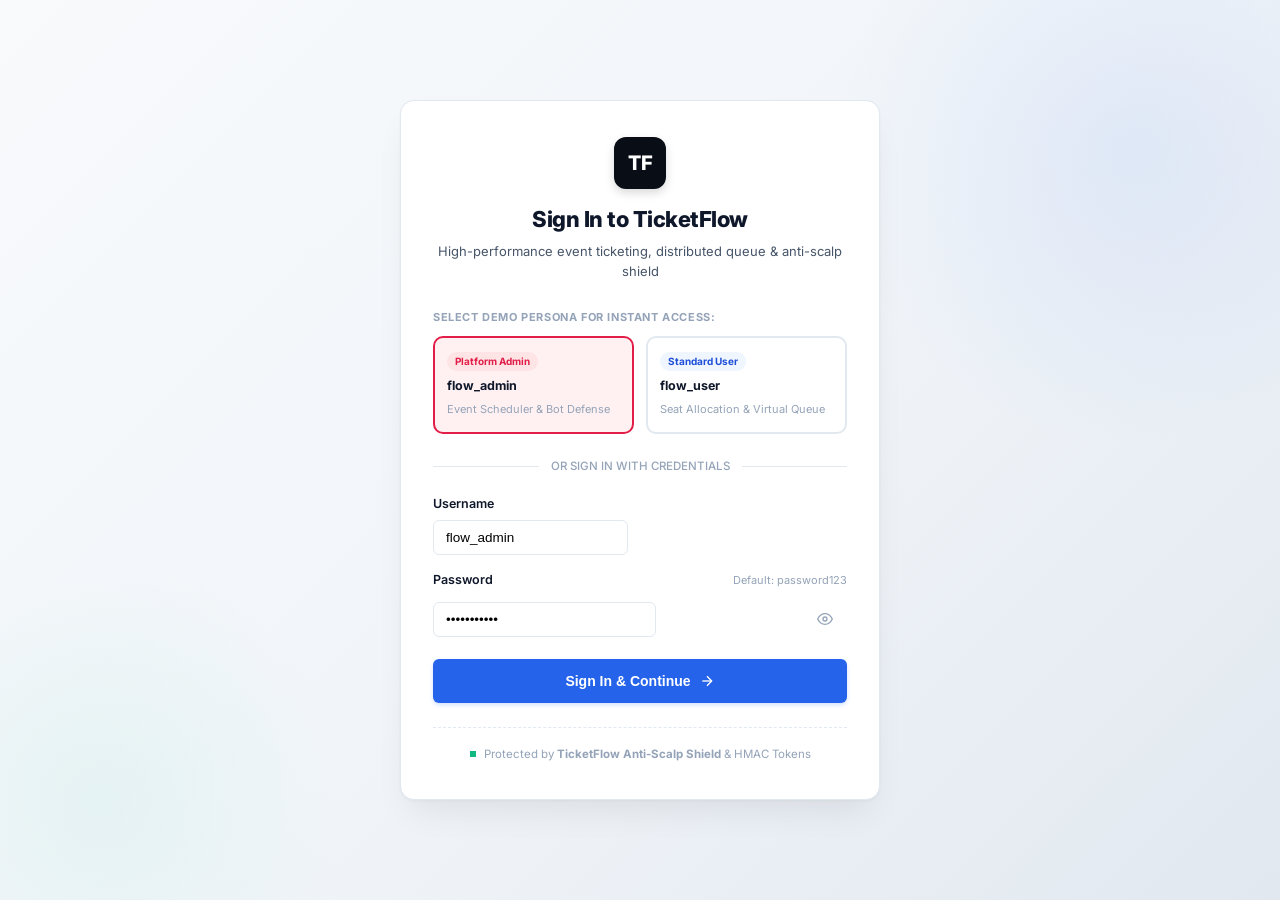
<file: client/index.html>
<!DOCTYPE html>
<html lang="en">
<head>
  <meta charset="UTF-8">
  <meta name="viewport" content="width=device-width, initial-scale=1.0">
  <title>TicketFlow | Event Operations & High-Performance Ticketing Engine</title>
  <meta name="description" content="High-performance, concurrent, and resilient event ticketing platform with virtual queue and distributed seat locking.">
  <link rel="preconnect" href="https://fonts.googleapis.com">
  <link rel="preconnect" href="https://fonts.gstatic.com" crossorigin>
  <link href="https://fonts.googleapis.com/css2?family=Inter:wght@400;500;600;700&family=JetBrains+Mono:wght@400;500;600&display=swap" rel="stylesheet">
  <link rel="stylesheet" href="styles.css">
  <script>
    // Immediate Role-Based Dispatcher
    (function() {
      const sessionStr = localStorage.getItem('ticketflow_session');
      if (!sessionStr) {
        window.location.replace('login.html');
      } else {
        try {
          const sess = JSON.parse(sessionStr);
          if (sess.role === 'ROLE_ADMIN') {
            window.location.replace('admin.html');
          } else {
            window.location.replace('user.html');
          }
        } catch (e) {
          window.location.replace('login.html');
        }
      }
    })();
  </script>
</head>
<body>

<div id="app-container">
  
  <!-- Left Sidebar (AirGo Inspired) -->
  <aside class="sidebar">
    <div class="sidebar-header">
      <div class="logo-badge">TF</div>
      <div class="logo-info">
        <h1>TicketFlow</h1>
        <p>Ticketing &amp; Queue Engine</p>
      </div>
    </div>

    <nav class="sidebar-nav">
      <!-- Section: Overview -->
      <div class="nav-section-label">OVERVIEW</div>
      <ul class="nav-items">
        <li>
          <a class="nav-link active" data-nav="dashboard" id="nav-item-dashboard">
            <div class="nav-link-left">
              <svg class="nav-icon" viewBox="0 0 24 24" fill="none" stroke="currentColor">
                <rect x="3" y="3" width="7" height="7"></rect>
                <rect x="14" y="3" width="7" height="7"></rect>
                <rect x="14" y="14" width="7" height="7"></rect>
                <rect x="3" y="14" width="7" height="7"></rect>
              </svg>
              <span>Dashboard</span>
            </div>
          </a>
        </li>
      </ul>

      <!-- Section: Data & Bookings -->
      <div class="nav-section-label">BOOKING &amp; QUEUE</div>
      <ul class="nav-items">
        <li>
          <a class="nav-link" data-nav="seats" id="nav-item-seats">
            <div class="nav-link-left">
              <svg class="nav-icon" viewBox="0 0 24 24" fill="none" stroke="currentColor">
                <path d="M4 18v3h16v-3M4 14h16M7 10h10M6 6h12"></path>
              </svg>
              <span>Seat Allocator</span>
            </div>
            <span class="nav-pill-count accent">Live</span>
          </a>
        </li>
        <li>
          <a class="nav-link" data-nav="queue" id="nav-item-queue">
            <div class="nav-link-left">
              <svg class="nav-icon" viewBox="0 0 24 24" fill="none" stroke="currentColor">
                <path d="M12 2v20M17 5H9.5a3.5 3.5 0 0 0 0 7h5a3.5 3.5 0 0 1 0 7H6"></path>
              </svg>
              <span>Virtual Queue</span>
            </div>
            <span class="nav-pill-count">1.2k</span>
          </a>
        </li>
        <li>
          <a class="nav-link" data-nav="metrics" id="nav-item-metrics">
            <div class="nav-link-left">
              <svg class="nav-icon" viewBox="0 0 24 24" fill="none" stroke="currentColor">
                <path d="M22 12h-4l-3 9L9 3l-3 9H2"></path>
              </svg>
              <span>Data Telemetry</span>
            </div>
            <span class="nav-pill-count alert">4 ep</span>
          </a>
        </li>
      </ul>

      <!-- Section: Admin Management -->
      <div class="nav-section-label" id="nav-admin-section">ADMIN &amp; SECURITY</div>
      <ul class="nav-items" id="nav-admin-items">
        <li>
          <a class="nav-link" data-nav="security" id="nav-item-security">
            <div class="nav-link-left">
              <svg class="nav-icon" viewBox="0 0 24 24" fill="none" stroke="currentColor">
                <path d="M12 22s8-4 8-10V5l-8-3-8 3v7c0 6 8 10 8 10z"></path>
              </svg>
              <span>Anti-Scalp Shield</span>
            </div>
            <span class="nav-pill-count" style="background-color: #ecfdf5; color: #047857; font-weight: 700;">Live</span>
          </a>
        </li>
        <li>
          <a class="nav-link" data-nav="admin" id="nav-item-admin">
            <div class="nav-link-left">
              <svg class="nav-icon" viewBox="0 0 24 24" fill="none" stroke="currentColor">
                <circle cx="12" cy="12" r="3"></circle>
                <path d="M19.4 15a1.65 1.65 0 0 0 .33 1.82l.06.06a2 2 0 0 1 0 2.83 2 2 0 0 1-2.83 0l-.06-.06a1.65 1.65 0 0 0-1.82-.33 1.65 1.65 0 0 0-1 1.51V21a2 2 0 0 1-2 2 2 2 0 0 1-2-2v-.09A1.65 1.65 0 0 0 9 19.4a1.65 1.65 0 0 0-1.82.33l-.06.06a2 2 0 0 1-2.83 0 2 2 0 0 1 0-2.83l.06-.06a1.65 1.65 0 0 0 .33-1.82 1.65 1.65 0 0 0-1.51-1H3a2 2 0 0 1-2-2 2 2 0 0 1 2-2h.09A1.65 1.65 0 0 0 4.6 9a1.65 1.65 0 0 0-.33-1.82l-.06-.06a2 2 0 0 1 0-2.83 2 2 0 0 1 2.83 0l.06.06a1.65 1.65 0 0 0 1.82.33H9a1.65 1.65 0 0 0 1-1.51V3a2 2 0 0 1 2-2 2 2 0 0 1 2 2v.09a1.65 1.65 0 0 0 1 1.51 1.65 1.65 0 0 0 1.82-.33l.06-.06a2 2 0 0 1 2.83 0 2 2 0 0 1 0 2.83l-.06.06a1.65 1.65 0 0 0-.33 1.82V9a1.65 1.65 0 0 0 1.51 1H21a2 2 0 0 1 2 2 2 2 0 0 1-2 2h-.09a1.65 1.65 0 0 0-1.51 1z"></path>
              </svg>
              <span>Event Scheduler</span>
            </div>
            <span class="nav-pill-count alert">Admin</span>
          </a>
        </li>
      </ul>
    </nav>

    <!-- Bottom User Profile Card -->
    <div class="sidebar-footer">
      <div class="user-profile-card">
        <div class="user-profile-left">
          <div class="user-avatar admin-avatar" id="user-profile-avatar">VS</div>
          <div class="user-name-role">
            <h4 id="user-profile-name">Vikram Sharma</h4>
            <span class="role-tag-pill admin" id="user-profile-role-tag">Platform Admin</span>
          </div>
        </div>
        <button class="btn-icon-soft" title="Switch Account / Role" onclick="openLoginModal()" id="btn-sidebar-user-switch">
          <svg width="15" height="15" viewBox="0 0 24 24" fill="none" stroke="currentColor" stroke-width="2">
            <path d="M16 21v-2a4 4 0 0 0-4-4H5a4 4 0 0 0-4 4v2"></path>
            <circle cx="8.5" cy="7" r="4"></circle>
            <line x1="20" y1="8" x2="20" y2="14"></line>
            <line x1="23" y1="11" x2="17" y2="11"></line>
          </svg>
        </button>
      </div>
    </div>
  </aside>

  <!-- Main Content Container -->
  <main class="main-content">
    
    <!-- Top Navigation Bar -->
    <header class="top-navbar">
      <div class="navbar-left">
        <div class="tag-badge-pill" id="top-badge-event-id">LIVE#6 - IND VS SA</div>
        <div class="breadcrumbs">
          TicketFlow / <span class="current">Dashboard</span>
        </div>
      </div>

      <div class="navbar-right">
        <div class="top-action-btn" title="Anti-Scalping Security Layer" onclick="switchTab('tab-security')" style="cursor: pointer;">
          <span class="pulse-badge"><span class="pulse-dot"></span> Anti-Scalp: <strong id="top-policy-label">STRICT</strong></span>
        </div>
        <button class="top-action-btn" onclick="switchTab('tab-queue-console')">
          <span>&gt;_ Queue Studio</span>
        </button>
        <div class="top-action-btn">
          <span>📅 October 2026</span>
        </div>
        <div class="notification-bell-btn" title="Live Notifications">
          <svg width="16" height="16" viewBox="0 0 24 24" fill="none" stroke="currentColor" stroke-width="2">
            <path d="M18 8A6 6 0 0 0 6 8c0 7-3 9-3 9h18s-3-2-3-9"></path>
            <path d="M13.73 21a2 2 0 0 1-3.46 0"></path>
          </svg>
          <span class="bell-badge-dot"></span>
        </div>

        <!-- User Role Switcher Pill -->
        <div class="nav-user-pill" onclick="openLoginModal()" title="Click to Switch Role / Account">
          <div class="user-avatar" style="width: 24px; height: 24px; font-size: 11px;">VS</div>
          <span style="font-size: 12.5px; font-weight: 600;" id="top-nav-user">Vikram Sharma</span>
          <span class="role-tag-pill admin" id="top-nav-role">Platform Admin</span>
        </div>
      </div>
    </header>

    <!-- Page Body -->
    <div class="page-body">
      
      <!-- Page Title & Primary Actions Row -->
      <div class="page-title-row">
        <div>
          <div class="title-with-badge">
            <h2 class="page-title">Seat Manager &amp; Concurrency Engine</h2>
            <span class="status-indicator-pill">
              <span class="status-dot"></span>
              Auto-Throttling Active
            </span>
          </div>
          <p class="page-subtitle">Ultra-low latency seat allocation, distributed Redis locking, and automated virtual queue admission.</p>
        </div>

        <div class="title-actions">
          <button class="btn-secondary" onclick="loadEvents()">
            <svg width="14" height="14" viewBox="0 0 24 24" fill="none" stroke="currentColor" stroke-width="2">
              <path d="M21 2v6h-6M3 12a9 9 0 0 1 15-6.7L21 8M3 22v-6h6M21 12a9 9 0 0 1-15 6.7L3 16"></path>
            </svg>
            Scan Events
          </button>
          <button class="btn-primary" onclick="joinVirtualQueue()">
            <svg width="14" height="14" viewBox="0 0 24 24" fill="currentColor">
              <polygon points="5 3 19 12 5 21 5 3"></polygon>
            </svg>
            Live Queue Test
          </button>
        </div>
      </div>

      <!-- KPI Metrics Row (Fleet Health Style from Reference Image) -->
      <div class="metrics-kpi-grid">
        <div class="kpi-card">
          <div class="kpi-label">FLEET / EVENT HEALTH</div>
          <div class="kpi-value-row">
            <span class="kpi-value">99.9%</span>
            <span class="kpi-status-badge">● Optimal</span>
          </div>
          <div class="kpi-subtext">All Quartz Schedulers Alive</div>
        </div>

        <div class="kpi-card">
          <div class="kpi-label">OPERATIONAL EVENTS</div>
          <div class="kpi-value-row">
            <span class="kpi-value" id="kpi-operational-fleet">2 / 6</span>
            <span class="kpi-status-badge amber">Sales Active</span>
          </div>
          <div class="kpi-subtext">Automated Status Transitions</div>
        </div>

        <div class="kpi-card" onclick="switchTab('tab-security')" style="cursor: pointer;" title="View Anti-Scalping Live Telemetry">
          <div class="kpi-label">ANTI-SCALPING SHIELD</div>
          <div class="kpi-value-row">
            <span class="kpi-value" id="kpi-security-blocked">0 Blocked</span>
            <span class="kpi-status-badge" style="background-color: #ecfdf5; color: #047857;" id="kpi-security-status">● Protected</span>
          </div>
          <div class="kpi-subtext" id="kpi-security-subtext">HMAC Captcha &amp; Rate Guard</div>
        </div>

        <div class="kpi-card">
          <div class="kpi-label">CONCURRENCY SAFETY</div>
          <div class="kpi-value-row">
            <span class="kpi-value">100%</span>
            <span class="kpi-status-badge">● Strict Live Data</span>
          </div>
          <div class="kpi-subtext">Redis Locks &amp; Versioning</div>
        </div>
      </div>

      <!-- Dual-Panel Main Workspace (Target Fleet Layout from Image) -->
      <div class="workspace-grid">
        
        <!-- Left Panel: Target Fleet / Event Selector -->
        <div class="panel-card">
          <div class="panel-header">
            <div class="panel-title-group">
              <span class="panel-title">TARGET EVENTS</span>
              <span class="panel-count" id="events-count-badge">6 events</span>
            </div>
            <button class="btn-icon-soft" onclick="loadEvents()" title="Refresh List">
              <svg width="14" height="14" viewBox="0 0 24 24" fill="none" stroke="currentColor" stroke-width="2">
                <path d="M21 2v6h-6M3 12a9 9 0 0 1 15-6.7L21 8M3 22v-6h6M21 12a9 9 0 0 1-15 6.7L3 16"></path>
              </svg>
            </button>
          </div>

          <div class="panel-search-box">
            <div class="search-input-wrapper">
              <svg class="search-icon" viewBox="0 0 24 24" fill="none" stroke="currentColor" stroke-width="2">
                <circle cx="11" cy="11" r="8"></circle>
                <line x1="21" y1="21" x2="16.65" y2="16.65"></line>
              </svg>
              <input type="text" class="search-input" id="event-search-input" placeholder="Search event or venue...">
            </div>
          </div>

          <ul class="event-list" id="events-target-list">
            <!-- Event Items populated dynamically -->
          </ul>
        </div>

        <!-- Right Panel: Detailed Management & Live Map (Detailed Card from Image) -->
        <div class="panel-card">
          
          <!-- Detail Header -->
          <div class="detail-header-card">
            <div class="detail-target-left">
              <div class="detail-logo-box" id="detail-event-logo">SA</div>
              <div class="detail-target-info">
                <h3 id="detail-event-title">IND VS SA</h3>
                <p id="detail-event-subtitle">Ahamedabhad &bull; 2026-06-18 23:30:00</p>
              </div>
            </div>

            <div class="warning-drift-badge" id="detail-event-status-pill">
              <span class="status-dot" style="background-color: #f59e0b;"></span>
              Lock Protection Active
            </div>
          </div>

          <!-- Tabs Header Bar -->
          <div class="tabs-nav-bar">
            <button class="tab-btn active" data-tab="tab-seatmap">Interactive Seat Allocator</button>
            <button class="tab-btn" data-tab="tab-queue-console">Virtual Queue Stream</button>
            <button class="tab-btn" data-tab="tab-security" id="tab-btn-security">Anti-Scalp &amp; Bot Shield</button>
            <button class="tab-btn" data-tab="tab-admin" id="tab-btn-admin">Admin Operations</button>
            <button class="tab-btn" data-tab="tab-metrics">System Telemetry</button>
          </div>

          <!-- Tab Content Area -->
          <div class="tab-content-area">
            
            <!-- Tab 1: Seat Map & Reservation Flow -->
            <div class="tab-pane active" id="tab-seatmap">
              
              <!-- Two-box Status Grid (Broken vs Healed style from image) -->
              <div class="state-grid-two-col">
                <div class="status-box broken" id="queue-box-left">
                  <div class="box-top-row">
                    <span class="box-label">Queue Gatekeeper</span>
                    <span class="box-badge" style="color: #dc2626;">Token Required</span>
                  </div>
                  <div class="box-code-line">POST /api/reservations &rarr; X-Queue-Token</div>
                  <div class="box-meta-footer">
                    <span>Direct Access (Low Load) or FIFO Virtual Queue</span>
                    <span>Zero Bypass Guard</span>
                  </div>
                </div>

                <div class="status-box healed" id="queue-box-right">
                  <div class="box-top-row">
                    <span class="box-label">Redis Lock Guard</span>
                    <span class="box-badge" style="color: #16a34a;">Distributed Lock: Idle</span>
                  </div>
                  <div class="box-code-line">seat:lock:EVENT:{seatNumber}</div>
                  <div class="box-meta-footer">
                    <span>Deadlock-free sorted atomic SET NX EX</span>
                    <span>Lua Safe Unlock</span>
                  </div>
                </div>
              </div>

              <!-- Anti-Scalping & Bot Mitigation Guard Card -->
              <div class="security-shield-card">
                <div class="shield-header-row">
                  <div class="shield-title-group">
                    <div class="shield-icon-badge">🛡️</div>
                    <div>
                      <div class="shield-title">Anti-Scalping &amp; Human Verification Guard</div>
                      <div class="shield-subtitle">Real-time bot mitigation, Redis sliding burst limiter, and cryptographic puzzle verification.</div>
                    </div>
                  </div>
                  <div class="pulse-badge">
                    <span class="pulse-dot"></span>
                    <span id="shield-live-status-text">Shield Engine: ACTIVE (STRICT)</span>
                  </div>
                </div>

                <!-- Live Client Risk Score Meter -->
                <div class="risk-meter-wrapper" style="margin-bottom: 12px;">
                  <span style="font-size: 11.5px; font-weight: 600; color: var(--text-secondary); min-width: 140px;">
                    Client Trust Assessment:
                  </span>
                  <div class="risk-meter-bar-outer">
                    <div class="risk-meter-bar-fill" id="client-risk-bar" style="width: 100%;"></div>
                  </div>
                  <span class="risk-score-value" id="client-risk-label" style="color: #10b981;">0 / 100 (Safe)</span>
                  <span class="verified-pill" id="client-bot-status-pill" style="font-size: 10px; background-color: #ecfdf5; color: #047857; border: 1px solid #a7f3d0;">Clean Browser</span>
                </div>

                <!-- Interactive Captcha Verification Box -->
                <div class="captcha-box" id="captcha-box-container">
                  <div style="display: flex; justify-content: space-between; align-items: center;">
                    <span style="font-size: 12px; font-weight: 600; color: var(--text-primary);">
                      🔒 Step: Solve Challenge to Acquire Distributed Reservation Lock
                    </span>
                    <button class="btn-icon-soft" onclick="loadCaptchaChallenge()" title="Refresh Math Challenge" style="font-size: 11.5px; gap: 4px; padding: 4px 8px;">
                      <svg width="12" height="12" viewBox="0 0 24 24" fill="none" stroke="currentColor" stroke-width="2">
                        <path d="M21 2v6h-6M3 12a9 9 0 0 1 15-6.7L21 8M3 22v-6h6M21 12a9 9 0 0 1-15 6.7L3 16"></path>
                      </svg>
                      New Puzzle
                    </button>
                  </div>

                  <div class="captcha-render-area">
                    <div class="captcha-svg-container" id="captcha-svg-wrapper">
                      <span style="font-size: 11px; color: var(--text-muted);">Loading challenge...</span>
                    </div>

                    <div class="captcha-controls">
                      <input type="number" id="captcha-answer-input" class="captcha-input" placeholder="Enter math result..." autocomplete="off">
                      <button class="btn-primary" id="btn-verify-captcha" onclick="submitCaptchaVerify()" style="height: 38px; padding: 0 14px; font-size: 12.5px; white-space: nowrap;">
                        Verify Human
                      </button>
                    </div>
                  </div>

                  <div class="captcha-status-row">
                    <span id="captcha-status-msg">Solve math equation to prove human identity and obtain HMAC security token.</span>
                    <span class="verified-pill pending" id="captcha-verified-badge">Awaiting Solution</span>
                  </div>
                </div>
              </div>

              <!-- Action Strip Row -->
              <div class="action-strip-row">
                <div class="action-strip-left">
                  <button class="btn-secondary" onclick="joinVirtualQueue()">
                    <svg width="14" height="14" viewBox="0 0 24 24" fill="none" stroke="currentColor" stroke-width="2">
                      <polygon points="5 3 19 12 5 21 5 3"></polygon>
                    </svg>
                    Simulate Queue Token
                  </button>
                  <button class="btn-secondary" onclick="connectSseStream()">
                    <svg width="14" height="14" viewBox="0 0 24 24" fill="none" stroke="currentColor" stroke-width="2">
                      <circle cx="12" cy="12" r="10"></circle>
                      <line x1="2" y1="12" x2="22" y2="12"></line>
                    </svg>
                    Connect SSE Stream
                  </button>
                </div>

                <button class="btn-green-solid" id="btn-reserve-seats" onclick="handleReserveSeats()">
                  <svg width="14" height="14" viewBox="0 0 24 24" fill="none" stroke="currentColor" stroke-width="2">
                    <polyline points="20 6 9 17 4 12"></polyline>
                  </svg>
                  Reserve Selected Seats
                </button>
              </div>

              <!-- Interactive Seat Map -->
              <div class="seat-map-wrapper">
                <div class="seat-legend-bar">
                  <div class="legend-item"><div class="legend-swatch available"></div> Available</div>
                  <div class="legend-item"><div class="legend-swatch selected"></div> Selected</div>
                  <div class="legend-item"><div class="legend-swatch reserved"></div> Locked (TTL 5m)</div>
                  <div class="legend-item"><div class="legend-swatch booked"></div> Booked</div>
                </div>

                <div class="seat-grid-container" id="seat-grid-container">
                  <!-- Generated dynamically -->
                </div>
              </div>

              <!-- Booking & Checkout Panel -->
              <div class="checkout-summary-card" id="checkout-action-card" style="display: none; margin-top: 20px;">
                <h4 style="font-size: 15px; font-weight: 700; margin-bottom: 12px; color: var(--text-primary);">Reservation Confirmation &amp; Payment</h4>
                <div class="summary-row">
                  <span>Selected Seats:</span>
                  <strong id="summary-selected-seats">None</strong>
                </div>
                <div class="summary-row">
                  <span>Total Amount:</span>
                  <strong id="summary-total-price">₹0.00</strong>
                </div>
                <div class="summary-row">
                  <span>Idempotency Protection:</span>
                  <span class="badge-tag green">Idempotency-Key UUID Enabled</span>
                </div>
                <div class="summary-row">
                  <span>Email Confirmation Pipeline:</span>
                  <span class="badge-tag blue">RabbitMQ Async Worker (ticketflow.email.exchange)</span>
                </div>
                <div class="summary-row total">
                  <span>Grand Total:</span>
                  <span id="summary-total-price-2" style="color: var(--primary);">₹0.00</span>
                </div>
                <div style="margin-top: 16px; display: flex; justify-content: flex-end;">
                  <button class="btn-primary" id="btn-confirm-payment" onclick="handleConfirmBooking()" style="padding: 10px 24px; font-size: 14px;">
                    Confirm Booking &amp; Pay
                  </button>
                </div>
              </div>

            </div>

            <!-- Tab 2: Virtual Queue Live Stream Console -->
            <div class="tab-pane" id="tab-queue-console">
              <div class="terminal-console-card">
                <div class="terminal-header">
                  <div class="terminal-dots">
                    <span class="dot red"></span>
                    <span class="dot yellow"></span>
                    <span class="dot green"></span>
                  </div>
                  <span style="font-size: 11.5px; color: #94a3b8;">/api/queue/stream &bull; Real-time Server-Sent Events</span>
                  <button class="btn-icon-soft" style="color: #94a3b8; padding: 2px;" onclick="document.getElementById('terminal-log-body').innerHTML = ''" title="Clear Console">
                    &empty;
                  </button>
                </div>
                <div class="terminal-body" id="terminal-log-body">
                  <!-- Live Log entries populated by JS -->
                </div>
              </div>

              <div style="margin-top: 16px; display: flex; gap: 10px;">
                <button class="btn-secondary" onclick="joinVirtualQueue()">Trigger Join Queue</button>
                <button class="btn-secondary" onclick="connectSseStream()">Reconnect SSE Stream</button>
              </div>
            </div>

            <!-- Tab: Anti-Scalping & Bot Shield -->
            <div class="tab-pane" id="tab-security">
              <div style="margin-bottom: 20px;">
                <div style="display: flex; justify-content: space-between; align-items: center; margin-bottom: 14px;">
                  <div>
                    <h3 style="font-size: 16px; font-weight: 700; color: var(--text-primary);">Anti-Scalping Defense Engine &amp; Threat Audit</h3>
                    <p style="font-size: 12.5px; color: var(--text-muted);">
                      Multi-vector mitigation: Redis sliding-window burst limiter, automated bot detector, seat-hoarding prevention, and signed HMAC-SHA256 captchas.
                    </p>
                  </div>
                  <button class="btn-secondary" onclick="loadSecurityStats(); loadScalperAuditLogs();" title="Refresh Telemetry">
                    <svg width="14" height="14" viewBox="0 0 24 24" fill="none" stroke="currentColor" stroke-width="2">
                      <path d="M21 2v6h-6M3 12a9 9 0 0 1 15-6.7L21 8M3 22v-6h6M21 12a9 9 0 0 1-15 6.7L3 16"></path>
                    </svg>
                    Refresh Audit Trail
                  </button>
                </div>

                <!-- Policy Switcher Grid -->
                <div class="policy-switcher-grid">
                  <div class="policy-card active" id="policy-card-STRICT" onclick="setSecurityPolicy('STRICT')">
                    <div class="policy-header">
                      <span class="policy-name">STRICT (Recommended)</span>
                      <span class="audit-badge blocked" style="font-size: 10px;">Max Security</span>
                    </div>
                    <p class="policy-desc">
                      Burst Limit: 10 req/10s. Mandates cryptographic Captcha challenge on all reservations. Zero tolerance for automated scrapers.
                    </p>
                  </div>

                  <div class="policy-card" id="policy-card-BALANCED" onclick="setSecurityPolicy('BALANCED')">
                    <div class="policy-header">
                      <span class="policy-name">BALANCED</span>
                      <span class="audit-badge captcha" style="font-size: 10px;">Adaptive</span>
                    </div>
                    <p class="policy-desc">
                      Burst Limit: 25 req/10s. Challenges traffic with risk score &ge; 40 or rapid rate spikes. Smooth flow for trusted users.
                    </p>
                  </div>

                  <div class="policy-card" id="policy-card-PERMISSIVE" onclick="setSecurityPolicy('PERMISSIVE')">
                    <div class="policy-header">
                      <span class="policy-name">PERMISSIVE</span>
                      <span class="audit-badge allow" style="font-size: 10px;">Relaxed</span>
                    </div>
                    <p class="policy-desc">
                      Burst Limit: 60 req/10s. Captcha only triggered on confirmed automated bot user-agents or extreme hoarding attempts.
                    </p>
                  </div>
                </div>

                <!-- Security KPI Telemetry Grid -->
                <div class="metrics-kpi-grid" style="margin-bottom: 20px;">
                  <div class="kpi-card">
                    <div class="kpi-label">TOTAL CHECKS EVALUATED</div>
                    <div class="kpi-value-row">
                      <span class="kpi-value" id="sec-kpi-total">0</span>
                      <span class="kpi-status-badge blue">Real-time</span>
                    </div>
                    <div class="kpi-subtext">Requests analyzed by security shield</div>
                  </div>

                  <div class="kpi-card">
                    <div class="kpi-label">BOT ATTACKS BLOCKED</div>
                    <div class="kpi-value-row">
                      <span class="kpi-value" id="sec-kpi-blocked" style="color: #ef4444;">0</span>
                      <span class="kpi-status-badge alert">Throttled</span>
                    </div>
                    <div class="kpi-subtext">Automated tools &amp; scrapers stopped</div>
                  </div>

                  <div class="kpi-card">
                    <div class="kpi-label">CAPTCHAS VERIFIED</div>
                    <div class="kpi-value-row">
                      <span class="kpi-value" id="sec-kpi-solved" style="color: #10b981;">0</span>
                      <span class="kpi-status-badge" style="background-color: #ecfdf5; color: #047857;">HMAC Signed</span>
                    </div>
                    <div class="kpi-subtext">Humans authenticated successfully</div>
                  </div>

                  <div class="kpi-card">
                    <div class="kpi-label">ACTIVE MITIGATION POLICY</div>
                    <div class="kpi-value-row">
                      <span class="kpi-value" id="sec-kpi-policy">STRICT</span>
                      <span class="kpi-status-badge">● Active</span>
                    </div>
                    <div class="kpi-subtext">Dynamically configurable via API</div>
                  </div>
                </div>

                <!-- Bot Mitigation Live Simulator (Testing Panel) -->
                <div class="simulator-box">
                  <div style="display: flex; justify-content: space-between; align-items: center;">
                    <div style="display: flex; align-items: center; gap: 8px;">
                      <span style="font-size: 15px;">⚡</span>
                      <strong style="font-size: 13.5px; color: var(--text-primary);">Interactive Bot Mitigation Simulator</strong>
                    </div>
                    <span style="font-size: 11px; color: var(--text-muted);">Simulate real attack vectors against server</span>
                  </div>

                  <div class="simulator-actions-grid">
                    <button class="btn-simulator" onclick="runAttackSimulation('BOT_USER_AGENT')">
                      <svg width="16" height="16" viewBox="0 0 24 24" fill="none" stroke="currentColor" stroke-width="2">
                        <circle cx="12" cy="12" r="10"></circle>
                        <line x1="12" y1="8" x2="12" y2="12"></line>
                        <line x1="12" y1="16" x2="12.01" y2="16"></line>
                      </svg>
                      <div>
                        <div>Simulate Bot Scraper</div>
                        <div style="font-size: 10.5px; color: var(--text-muted); font-weight: 400;">Puppeteer / Requests UA (100% Risk)</div>
                      </div>
                    </button>

                    <button class="btn-simulator" onclick="runAttackSimulation('BURST_RATE')">
                      <svg width="16" height="16" viewBox="0 0 24 24" fill="none" stroke="currentColor" stroke-width="2">
                        <polyline points="23 6 13.5 15.5 8.5 10.5 1 18"></polyline>
                        <polyline points="17 6 23 6 23 12"></polyline>
                      </svg>
                      <div>
                        <div>Simulate Rapid Burst Attack</div>
                        <div style="font-size: 10.5px; color: var(--text-muted); font-weight: 400;">12 rapid requests to trip rate limiter</div>
                      </div>
                    </button>

                    <button class="btn-simulator" onclick="runAttackSimulation('SEAT_HOARD')">
                      <svg width="16" height="16" viewBox="0 0 24 24" fill="none" stroke="currentColor" stroke-width="2">
                        <rect x="3" y="3" width="18" height="18" rx="2" ry="2"></rect>
                        <line x1="9" y1="9" x2="15" y2="15"></line>
                        <line x1="15" y1="9" x2="9" y2="15"></line>
                      </svg>
                      <div>
                        <div>Simulate Hoarding Attack</div>
                        <div style="font-size: 10.5px; color: var(--text-muted); font-weight: 400;">Excessive seat allocation attempt (&gt; 4)</div>
                      </div>
                    </button>
                  </div>

                  <div id="simulator-console-output" style="margin-top: 12px; background-color: #0f172a; color: #38bdf8; padding: 12px 14px; border-radius: var(--radius-sm); font-family: 'JetBrains Mono', monospace; font-size: 11.5px; display: none; white-space: pre-wrap;">
                  </div>
                </div>

                <!-- Scalper Audit Logs Table -->
                <div class="audit-table-wrapper">
                  <div class="audit-table-header">
                    <div>
                      <strong style="font-size: 13.5px; color: var(--text-primary);">Real-time Scalper Audit Trail (MySQL Table: scalper_audit_logs)</strong>
                      <div style="font-size: 11px; color: var(--text-muted);">Immutable audit of evaluated requests, threat scoring, and mitigation actions.</div>
                    </div>
                    <div style="display: flex; gap: 8px;">
                      <button class="btn-secondary" style="font-size: 11.5px; padding: 4px 10px;" onclick="loadScalperAuditLogs()">
                        Refresh Audit
                      </button>
                    </div>
                  </div>

                  <div style="overflow-x: auto;">
                    <table class="audit-table">
                      <thead>
                        <tr>
                          <th>Timestamp</th>
                          <th>Client IP</th>
                          <th>User</th>
                          <th>Risk Score</th>
                          <th>Action</th>
                          <th>Triggered Rule / Reason</th>
                          <th>Details</th>
                        </tr>
                      </thead>
                      <tbody id="scalper-audit-tbody">
                        <tr>
                          <td colspan="7" style="text-align: center; color: var(--text-muted); padding: 24px;">Loading live security audit records...</td>
                        </tr>
                      </tbody>
                    </table>
                  </div>
                </div>

              </div>
            </div>

            <!-- Tab 3: Admin Operations -->
            <div class="tab-pane" id="tab-admin">
              <div style="background-color: #f8fafc; border: 1px solid var(--border-default); border-radius: var(--radius-md); padding: 20px; margin-bottom: 20px;">
                <h3 style="font-size: 16px; font-weight: 700; margin-bottom: 6px;">Schedule New Event (Quartz Engine)</h3>
                <p style="font-size: 12.5px; color: var(--text-muted); margin-bottom: 16px;">
                  Schedules automated <code style="color: #2563eb;">OpenBookingJob</code> (status &rarr; OPEN) and <code style="color: #dc2626;">CloseBookingJob</code> (status &rarr; CLOSED) stored durably in MySQL.
                </p>

                <form id="create-event-form">
                  <div class="admin-form-grid">
                    <div class="form-group">
                      <label class="form-label">Event Title</label>
                      <input type="text" name="eventName" class="form-input" placeholder="e.g. IND VS ENG Semi-Final" required>
                    </div>
                    <div class="form-group">
                      <label class="form-label">Venue</label>
                      <input type="text" name="venueName" class="form-input" placeholder="e.g. Wankhede Stadium, Mumbai" required>
                    </div>
                    <div class="form-group">
                      <label class="form-label">Total Seats Capacity</label>
                      <input type="number" name="totalSeats" class="form-input" value="50" min="1" max="1000" required>
                    </div>
                    <div class="form-group">
                      <label class="form-label">Event Date &amp; Time</label>
                      <input type="datetime-local" name="eventDate" class="form-input" value="2026-11-20T19:30" required>
                    </div>
                    <div class="form-group" style="grid-column: span 2;">
                      <label class="form-label">Sales Start Time (Quartz Trigger)</label>
                      <input type="datetime-local" name="saleStartTime" class="form-input" value="2026-10-15T12:30" required>
                    </div>
                  </div>
                  <button type="submit" class="btn-primary">
                    Create &amp; Schedule Event
                  </button>
                </form>
              </div>
            </div>

            <!-- Tab 4: System Telemetry & Metrics -->
            <div class="tab-pane" id="tab-metrics">
              <div class="metrics-kpi-grid" style="margin-bottom: 20px;">
                <div class="kpi-card">
                  <div class="kpi-label">JVM THREADS</div>
                  <div class="kpi-value-row">
                    <span class="kpi-value" id="metric-threads-val">38 Active</span>
                  </div>
                  <div class="kpi-subtext">Thread Pool Execution</div>
                </div>
                <div class="kpi-card">
                  <div class="kpi-label">SYSTEM CPU USAGE</div>
                  <div class="kpi-value-row">
                    <span class="kpi-value" id="metric-cpu-val">0.0%</span>
                  </div>
                  <div class="kpi-subtext">Low Overhead Engine</div>
                </div>
                <div class="kpi-card">
                  <div class="kpi-label">HIKARI POOL CONNECTIONS</div>
                  <div class="kpi-value-row">
                    <span class="kpi-value">5 / 20</span>
                  </div>
                  <div class="kpi-subtext">Active MySQL Handshakes</div>
                </div>
                <div class="kpi-card">
                  <div class="kpi-label">HEALTH PROBE</div>
                  <div class="kpi-value-row">
                    <span class="kpi-value" style="color: #10b981;">UP</span>
                  </div>
                  <div class="kpi-subtext">/actuator/health</div>
                </div>
              </div>

              <div class="terminal-console-card">
                <div class="terminal-header">
                  <span style="font-size: 11.5px; color: #94a3b8;">Prometheus Metric Descriptors</span>
                  <button class="btn-icon-soft" style="color: #94a3b8; font-size: 11px;" onclick="refreshMetrics()">Refresh Now</button>
                </div>
                <div class="terminal-body" style="font-size: 12px; color: #94a3b8;">
                  <div>&bull; <strong>queue.decision.total</strong>: Counters tracking DIRECT vs QUEUE admissions.</div>
                  <div>&bull; <strong>queue.load.factor</strong>: Dynamic capacity gauge basis points (0 to 10,000).</div>
                  <div>&bull; <strong>tasks.scheduled.execution</strong>: Duration of background cleanup and token expiration jobs.</div>
                  <div>&bull; <strong>hikaricp.connections</strong>: Pool active, idle, pending, and total connections.</div>
                  <div>&bull; <strong>rabbitmq.message.delivery</strong>: Decoupled out-of-band email notifications.</div>
                </div>
              </div>
            </div>

          </div>
        </div>
      </div>

    </div>
  </main>
</div>

<!-- Login & Role Switcher Modal -->
<div class="modal-backdrop" id="login-modal">
  <div class="modal-dialog">
    <div class="modal-header">
      <h3>Select Role &amp; Login Details</h3>
      <button class="btn-icon-soft" onclick="closeLoginModal()">&times;</button>
    </div>
    <div class="modal-body">
      <p style="font-size: 13px; color: var(--text-secondary); margin-bottom: 14px;">
        Switch seamlessly between <strong>Platform Admin</strong> and <strong>Standard User</strong> to test role-based capabilities:
      </p>

      <div class="quick-login-credentials">
        <div style="font-size: 12px; font-weight: 700; color: var(--text-primary); margin-bottom: 8px;">VERIFIED DEMO CREDENTIALS:</div>
        
        <div class="quick-btn-row">
          <button class="btn-demo-login admin-demo" onclick="switchRole('admin')">
            <span class="role-tag-pill admin">Platform Admin</span>
            <span style="margin-top: 4px; font-size: 11px;">flow_admin / password123</span>
            <span style="font-size: 10px; color: var(--text-muted);">Event Scheduler &amp; Control</span>
          </button>

          <button class="btn-demo-login" onclick="switchRole('user')">
            <span class="role-tag-pill user">Standard User</span>
            <span style="margin-top: 4px; font-size: 11px;">flow_user / password123</span>
            <span style="font-size: 10px; color: var(--text-muted);">Queue &amp; Seat Booking</span>
          </button>
        </div>
      </div>

      <form id="custom-login-form" onsubmit="event.preventDefault(); loginUser(this.userName.value, this.password.value);">
        <div class="form-group" style="margin-bottom: 12px;">
          <label class="form-label">Username</label>
          <input type="text" name="userName" class="form-input" id="login-username" value="flow_admin" required>
        </div>
        <div class="form-group" style="margin-bottom: 16px;">
          <label class="form-label">Password</label>
          <input type="password" name="password" class="form-input" id="login-password" value="password123" required>
        </div>
        <button type="submit" class="btn-primary" style="width: 100%; justify-content: center;">
          Authenticate Session
        </button>
      </form>
    </div>
  </div>
</div>

<!-- Receipt Modal -->
<div class="modal-backdrop" id="receipt-modal">
  <div class="modal-dialog">
    <div class="modal-header">
      <h3>Booking Confirmation</h3>
      <button class="btn-icon-soft" onclick="closeReceiptModal()">&times;</button>
    </div>
    <div class="modal-body">
      <div id="booking-receipt-content">
        <!-- Rendered by JS -->
      </div>
      <div style="margin-top: 16px; display: flex; justify-content: flex-end;">
        <button class="btn-primary" onclick="closeReceiptModal()">Close Receipt</button>
      </div>
    </div>
  </div>
</div>

<!-- Toast Container -->
<div class="toast-container" id="toast-container"></div>

<script src="app.js"></script>
</body>
</html>
</file>
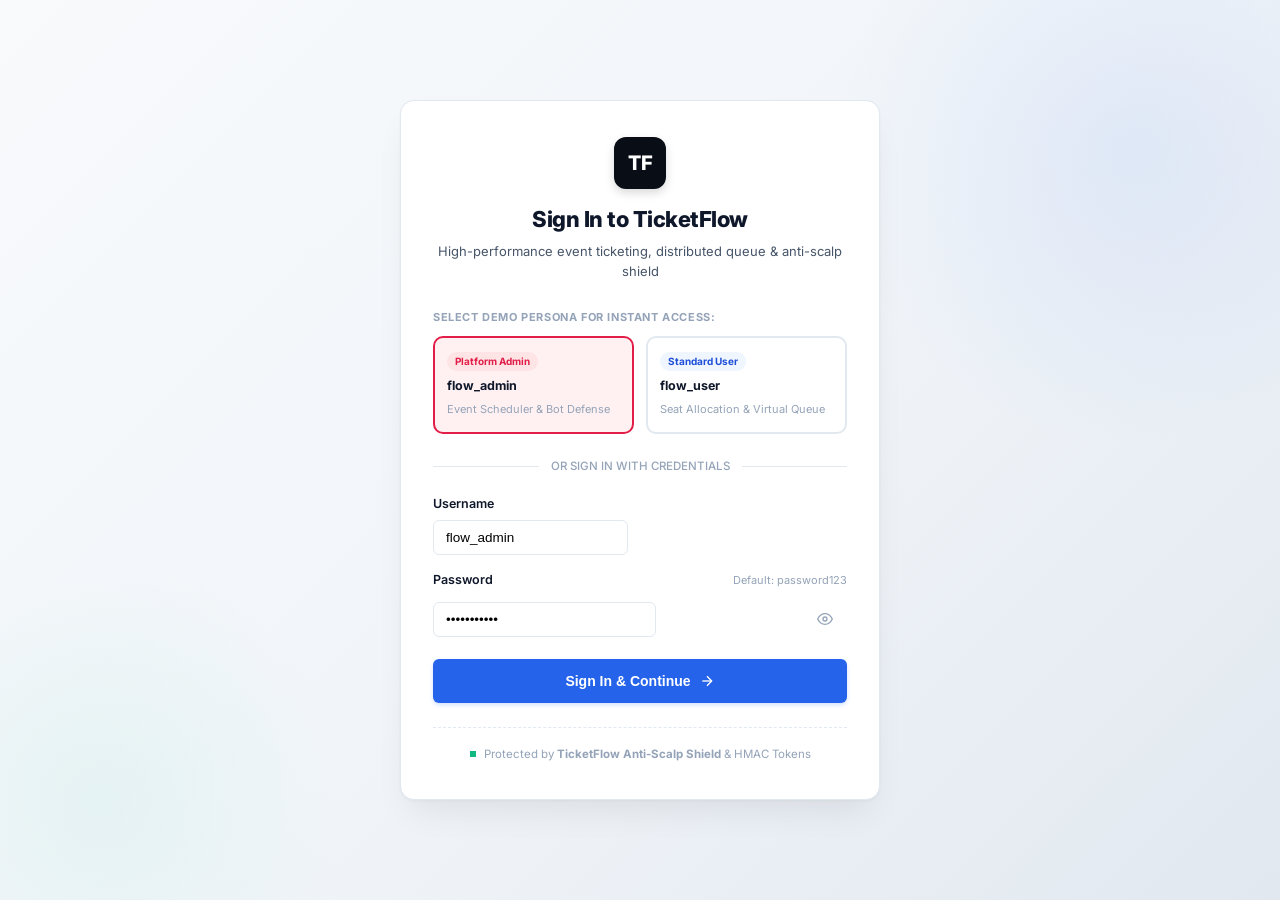
<file: client/admin.html>
<!DOCTYPE html>
<html lang="en">
<head>
  <meta charset="UTF-8">
  <meta name="viewport" content="width=device-width, initial-scale=1.0">
  <title>Admin Operations Center | TicketFlow Engine</title>
  <meta name="description" content="Platform Administrator Command Center for TicketFlow. Event Management, Quartz Scheduling, Scalp Mitigation, and SSE Concurrency Telemetry.">
  <link rel="preconnect" href="https://fonts.googleapis.com">
  <link rel="preconnect" href="https://fonts.gstatic.com" crossorigin>
  <link href="https://fonts.googleapis.com/css2?family=Inter:wght@400;500;600;700;800&family=JetBrains+Mono:wght@400;500;600;700&display=swap" rel="stylesheet">
  <link rel="stylesheet" href="styles.css">
  
  <script>
    // Route Guard: Ensure Platform Admin Authentication
    (function() {
      const sessionStr = localStorage.getItem('ticketflow_session');
      if (!sessionStr) {
        window.location.replace('login.html');
        return;
      }
      try {
        const sess = JSON.parse(sessionStr);
        if (sess.role !== 'ROLE_ADMIN') {
          window.location.replace('user.html');
        }
      } catch (e) {
        window.location.replace('login.html');
      }
    })();
  </script>
</head>
<body>

<div id="app-container">
  
  <!-- Left Sidebar -->
  <aside class="sidebar">
    <div class="sidebar-header">
      <div class="logo-badge" style="background: linear-gradient(135deg, #f43f5e, #e11d48); color: white;">TF</div>
      <div class="logo-info">
        <h1>TicketFlow</h1>
        <p>Admin Command Center</p>
      </div>
    </div>

    <nav class="sidebar-nav">
      <!-- Section: Event Operations -->
      <div class="nav-section-label">EVENT MANAGEMENT</div>
      <ul class="nav-items">
        <li>
          <a class="nav-link active" id="admin-nav-events" onclick="switchAdminTab('tab-admin-events')">
            <div class="nav-link-left">
              <svg class="nav-icon" viewBox="0 0 24 24" fill="none" stroke="currentColor" stroke-width="2">
                <rect x="3" y="4" width="18" height="18" rx="2" ry="2"></rect>
                <line x1="16" y1="2" x2="16" y2="6"></line>
                <line x1="8" y1="2" x2="8" y2="6"></line>
                <line x1="3" y1="10" x2="21" y2="10"></line>
              </svg>
              <span>Events &amp; Creation</span>
            </div>
            <span class="nav-pill-count" id="admin-events-badge-count">7</span>
          </a>
        </li>
      </ul>

      <!-- Section: Analytics & Telemetry -->
      <div class="nav-section-label">METRICS &amp; ANALYSIS</div>
      <ul class="nav-items">
        <li>
          <a class="nav-link" id="admin-nav-metrics" onclick="switchAdminTab('tab-admin-telemetry')">
            <div class="nav-link-left">
              <svg class="nav-icon" viewBox="0 0 24 24" fill="none" stroke="currentColor" stroke-width="2">
                <path d="M22 12h-4l-3 9L9 3l-3 9H2"></path>
              </svg>
              <span>System Metrics</span>
            </div>
            <span class="nav-pill-count alert">Actuator</span>
          </a>
        </li>
        <li>
          <a class="nav-link" id="admin-nav-queue-tickets" onclick="switchAdminTab('tab-admin-queue')">
            <div class="nav-link-left">
              <svg class="nav-icon" viewBox="0 0 24 24" fill="none" stroke="currentColor" stroke-width="2">
                <circle cx="12" cy="12" r="10"></circle>
                <line x1="12" y1="6" x2="12" y2="12"></line>
                <line x1="12" y1="12" x2="16" y2="14"></line>
              </svg>
              <span>Queue &amp; Ticket Stats</span>
            </div>
            <span class="nav-pill-count accent">Live SSE</span>
          </a>
        </li>
        <li>
          <a class="nav-link" id="admin-nav-security" onclick="switchAdminTab('tab-admin-security')">
            <div class="nav-link-left">
              <svg class="nav-icon" viewBox="0 0 24 24" fill="none" stroke="currentColor" stroke-width="2">
                <path d="M12 22s8-4 8-10V5l-8-3-8 3v7c0 6 8 10 8 10z"></path>
              </svg>
              <span>Scalping Mitigation</span>
            </div>
            <span class="nav-pill-count" style="background-color: #ecfdf5; color: #047857;">reCAPTCHA</span>
          </a>
        </li>
      </ul>
    </nav>

    <!-- Bottom Admin Profile Card -->
    <div class="sidebar-footer">
      <div class="user-profile-card">
        <div class="user-profile-left">
          <div class="user-avatar admin-avatar" id="admin-profile-avatar">VS</div>
          <div class="user-name-role">
            <h4 id="admin-profile-name">Vikram Sharma</h4>
            <span class="role-tag-pill admin" id="admin-profile-role-tag">Platform Admin</span>
          </div>
        </div>
        <button class="btn-icon-soft" title="Logout Session" onclick="logoutUser()" id="btn-sidebar-logout" style="color: #ef4444;">
          <svg width="15" height="15" viewBox="0 0 24 24" fill="none" stroke="currentColor" stroke-width="2">
            <path d="M9 21H5a2 2 0 0 1-2-2V5a2 2 0 0 1 2-2h4"></path>
            <polyline points="16 17 21 12 16 7"></polyline>
            <line x1="21" y1="12" x2="9" y2="12"></line>
          </svg>
        </button>
      </div>
    </div>
  </aside>

  <!-- Main Content Container -->
  <main class="main-content">
    
    <!-- Top Navigation Bar -->
    <header class="top-navbar">
      <div class="navbar-left">
        <div class="tag-badge-pill" style="background: #ffe4e6; color: #e11d48; border-color: #fecdd3;">ADMIN CONSOLE</div>
        <div class="breadcrumbs">
          TicketFlow / <span class="current" id="admin-breadcrumb-section">Events &amp; Creation</span>
        </div>
      </div>

      <div class="navbar-right">
        <!-- Live SSE Status Indicator -->
        <div class="top-action-btn" title="Live Server-Sent Events Stream">
          <span class="status-indicator-pill" style="font-size: 11.5px; padding: 4px 10px;">
            <span class="status-dot" id="admin-sse-dot"></span>
            <span id="admin-sse-status">SSE Live Sync: Connected</span>
          </span>
        </div>

        <button class="btn-primary" onclick="openCreateEventModal()" style="font-size: 12.5px; padding: 7px 14px;">
          <svg width="13" height="13" viewBox="0 0 24 24" fill="none" stroke="currentColor" stroke-width="2">
            <line x1="12" y1="5" x2="12" y2="19"></line>
            <line x1="5" y1="12" x2="19" y2="12"></line>
          </svg>
          Create Event
        </button>

        <button class="btn-logout" onclick="logoutUser()" title="Sign Out">
          <svg width="13" height="13" viewBox="0 0 24 24" fill="none" stroke="currentColor" stroke-width="2">
            <path d="M9 21H5a2 2 0 0 1-2-2V5a2 2 0 0 1 2-2h4"></path>
            <polyline points="16 17 21 12 16 7"></polyline>
            <line x1="21" y1="12" x2="9" y2="12"></line>
          </svg>
          Sign Out
        </button>

        <div class="nav-user-pill">
          <div class="user-avatar admin-avatar" style="width: 24px; height: 24px; font-size: 11px;">VS</div>
          <span style="font-size: 12.5px; font-weight: 600;">Vikram S.</span>
          <span class="role-tag-pill admin">Admin</span>
        </div>
      </div>
    </header>

    <!-- Page Body -->
    <div class="page-body">

      <!-- ================================================================= -->
      <!-- TAB 1: EVENT DISPLAY & MANAGEMENT & CREATION                      -->
      <!-- ================================================================= -->
      <section id="tab-admin-events" class="admin-view-pane active">
        
        <div class="page-title-row">
          <div>
            <div class="title-with-badge">
              <h2 class="page-title">Event Operations &amp; Seat Management</h2>
              <span class="status-indicator-pill">
                <span class="status-dot"></span>
                Quartz Scheduler Connected
              </span>
            </div>
            <p class="page-subtitle">Configure ticket sales, open/close booking windows, monitor seat allocations, and deploy new events.</p>
          </div>

          <div class="title-actions">
            <button class="btn-secondary" onclick="loadEvents()">
              <svg width="14" height="14" viewBox="0 0 24 24" fill="none" stroke="currentColor" stroke-width="2">
                <path d="M21 2v6h-6M3 12a9 9 0 0 1 15-6.7L21 8M3 22v-6h6M21 12a9 9 0 0 1-15 6.7L3 16"></path>
              </svg>
              Refresh Events
            </button>
            <button class="btn-primary" onclick="openCreateEventModal()">
              <svg width="14" height="14" viewBox="0 0 24 24" fill="none" stroke="currentColor" stroke-width="2">
                <line x1="12" y1="5" x2="12" y2="19"></line>
                <line x1="5" y1="12" x2="19" y2="12"></line>
              </svg>
              + Create New Event
            </button>
          </div>
        </div>

        <!-- Filter and Search Row -->
        <div class="panel-search-box" style="margin-bottom: 18px;">
          <div class="search-input-wrapper">
            <svg class="search-icon" viewBox="0 0 24 24" fill="none" stroke="currentColor" stroke-width="2">
              <circle cx="11" cy="11" r="8"></circle>
              <line x1="21" y1="21" x2="16.65" y2="16.65"></line>
            </svg>
            <input type="text" class="search-input" id="admin-events-search" placeholder="Filter events by name, ID, or venue..." oninput="filterAdminEvents()">
          </div>
        </div>

        <!-- Admin Events Grid Cards -->
        <div class="events-cards-grid" id="admin-events-container">
          <!-- Populated by JS -->
        </div>

      </section>

      <!-- ================================================================= -->
      <!-- TAB 2: ANALYSIS & SYSTEM METRICS (Actuator Telemetry)             -->
      <!-- ================================================================= -->
      <section id="tab-admin-telemetry" class="admin-view-pane" style="display: none;">
        
        <div class="page-title-row">
          <div>
            <div class="title-with-badge">
              <h2 class="page-title">System Analysis &amp; Infrastructure Telemetry</h2>
              <span class="status-indicator-pill">
                <span class="status-dot"></span>
                Micrometer + Actuator Live
              </span>
            </div>
            <p class="page-subtitle">Real-time JVM health, HikariCP database pool saturation, CPU utilization, and messaging health.</p>
          </div>

          <div class="title-actions">
            <button class="btn-secondary" onclick="refreshMetrics()">
              <svg width="14" height="14" viewBox="0 0 24 24" fill="none" stroke="currentColor" stroke-width="2">
                <path d="M21 2v6h-6M3 12a9 9 0 0 1 15-6.7L21 8M3 22v-6h6M21 12a9 9 0 0 1-15 6.7L3 16"></path>
              </svg>
              Poll Metrics
            </button>
          </div>
        </div>

        <!-- Telemetry KPI Grid -->
        <div class="dashboard-kpi-row">
          <div class="user-stat-card">
            <div class="stat-label">JVM ACTIVE THREADS</div>
            <div class="stat-val" id="metric-threads-display">38</div>
            <div class="stat-sub">Thread pool execution capacity</div>
          </div>

          <div class="user-stat-card">
            <div class="stat-label">SYSTEM CPU LOAD</div>
            <div class="stat-val" id="metric-cpu-display">0.0%</div>
            <div class="stat-sub">Low overhead concurrent processing</div>
          </div>

          <div class="user-stat-card">
            <div class="stat-label">HIKARI CONNECTION POOL</div>
            <div class="stat-val" id="metric-hikari-display">5 / 20</div>
            <div class="stat-sub">Active MySQL connections</div>
          </div>

          <div class="user-stat-card">
            <div class="stat-label">BACKEND HEALTH STATUS</div>
            <div class="stat-val" style="color: #10b981;">UP</div>
            <div class="stat-sub">/actuator/health verified</div>
          </div>
        </div>

        <!-- Infrastructure Components Status Box -->
        <div class="panel-card" style="margin-top: 14px;">
          <div class="panel-header">
            <span class="panel-title">SUBSYSTEM HEALTH &amp; CONNECTIONS</span>
          </div>

          <div style="display: grid; grid-template-columns: repeat(auto-fit, minmax(260px, 1fr)); gap: 16px;">
            <div class="status-box healed">
              <div class="box-top-row">
                <span class="box-label">MySQL Database</span>
                <span class="box-badge" style="color: #059669;">ONLINE</span>
              </div>
              <div class="box-code-line">jdbc:mysql://127.0.0.1:3306/ticketflow</div>
              <div class="box-meta-footer">
                <span>HikariCP Pool Active</span>
                <span>Optimistic Lock Versioning</span>
              </div>
            </div>

            <div class="status-box healed">
              <div class="box-top-row">
                <span class="box-label">Redis Lock &amp; Queue Store</span>
                <span class="box-badge" style="color: #059669;">ONLINE</span>
              </div>
              <div class="box-code-line">redis://127.0.0.1:6379</div>
              <div class="box-meta-footer">
                <span>Distributed Locks SET NX EX</span>
                <span>FIFO Waiting Queues</span>
              </div>
            </div>

            <div class="status-box healed">
              <div class="box-top-row">
                <span class="box-label">RabbitMQ Broker</span>
                <span class="box-badge" style="color: #059669;">ONLINE</span>
              </div>
              <div class="box-code-line">amqp://guest@127.0.0.1:5672/</div>
              <div class="box-meta-footer">
                <span>Exchange: ticketflow.email.exchange</span>
                <span>Async Email DLQ Enabled</span>
              </div>
            </div>
          </div>
        </div>

      </section>

      <!-- ================================================================= -->
      <!-- TAB 3: QUEUE METRICS & TICKET METRICS (SSE Updated)              -->
      <!-- ================================================================= -->
      <section id="tab-admin-queue" class="admin-view-pane" style="display: none;">
        
        <div class="page-title-row">
          <div>
            <div class="title-with-badge">
              <h2 class="page-title">Virtual Queue &amp; Ticket Analytics</h2>
              <span class="status-indicator-pill">
                <span class="status-dot"></span>
                SSE Real-Time Push Enabled
              </span>
            </div>
            <p class="page-subtitle">Track queue backlog, admission throughput, ticket purchase velocity, and live seat occupancy across events.</p>
          </div>
        </div>

        <!-- Ticket Metrics Row -->
        <div class="dashboard-kpi-row">
          <div class="user-stat-card">
            <div class="stat-label">TOTAL TICKETS SOLD</div>
            <div class="stat-val" style="color: var(--primary);" id="admin-stat-tickets-sold">19</div>
            <div class="stat-sub">Confirmed bookings across fleet</div>
          </div>

          <div class="user-stat-card">
            <div class="stat-label">PLATFORM GROSS REVENUE</div>
            <div class="stat-val" style="color: #059669;" id="admin-stat-revenue">₹9,500.00</div>
            <div class="stat-sub">Settled transactions</div>
          </div>

          <div class="user-stat-card">
            <div class="stat-label">ACTIVE SEAT OCCUPANCY</div>
            <div class="stat-val" id="admin-stat-occupancy">1.5%</div>
            <div class="stat-sub">Fleet-wide allocation ratio</div>
          </div>

          <div class="user-stat-card">
            <div class="stat-label">VIRTUAL QUEUE ADMISSION MODE</div>
            <div class="stat-val" style="color: #2563eb;" id="admin-queue-mode-display">DIRECT</div>
            <div class="stat-sub">Low load automatic pass</div>
          </div>
        </div>

        <!-- Event-by-Event Ticket Sales & Seat Allocation Table -->
        <div class="panel-card" style="margin-top: 16px;">
          <div class="panel-header">
            <div class="panel-title-group">
              <span class="panel-title">FLEET TICKET SALES &amp; SEAT ALLOCATION BREAKDOWN</span>
              <span class="panel-count" id="admin-analytics-events-count">0 Events</span>
            </div>
            <button class="btn-secondary" onclick="loadQueueAndTicketAnalytics()" style="font-size: 11.5px; padding: 4px 10px;">
              <svg width="12" height="12" viewBox="0 0 24 24" fill="none" stroke="currentColor" stroke-width="2">
                <path d="M21 2v6h-6M3 12a9 9 0 0 1 15-6.7L21 8M3 22v-6h6M21 12a9 9 0 0 1-15 6.7L3 16"></path>
              </svg>
              Refresh Table
            </button>
          </div>

          <div class="data-table-wrapper">
            <table class="analytics-table">
              <thead>
                <tr>
                  <th>Event</th>
                  <th>Venue &amp; Date</th>
                  <th>Status</th>
                  <th>Total Seats</th>
                  <th>Booked</th>
                  <th>Reserved (Hold)</th>
                  <th>Available</th>
                  <th>Occupancy</th>
                  <th>Est. Revenue</th>
                  <th>Action</th>
                </tr>
              </thead>
              <tbody id="admin-queue-events-breakdown-body">
                <tr>
                  <td colspan="10" style="text-align: center; color: var(--text-muted); padding: 24px;">Loading event breakdown...</td>
                </tr>
              </tbody>
            </table>
          </div>
        </div>

        <!-- Recent Confirmed Bookings Ledger -->
        <div class="panel-card" style="margin-top: 16px;">
          <div class="panel-header">
            <div class="panel-title-group">
              <span class="panel-title">RECENT CONFIRMED BOOKINGS LEDGER</span>
              <span class="panel-count" id="admin-analytics-bookings-count">0 Bookings</span>
            </div>
          </div>

          <div class="data-table-wrapper">
            <table class="analytics-table">
              <thead>
                <tr>
                  <th>Booking Ref</th>
                  <th>Event Name</th>
                  <th>User ID</th>
                  <th>Allocated Seats</th>
                  <th>Amount</th>
                  <th>Payment ID</th>
                  <th>Status</th>
                  <th>Confirmed Time</th>
                </tr>
              </thead>
              <tbody id="admin-queue-recent-bookings-body">
                <tr>
                  <td colspan="8" style="text-align: center; color: var(--text-muted); padding: 24px;">Loading confirmed bookings ledger...</td>
                </tr>
              </tbody>
            </table>
          </div>
        </div>

        <!-- Real-Time SSE Activity Stream Console -->
        <div class="panel-card" style="margin-top: 16px;">
          <div class="panel-header">
            <div class="panel-title-group">
              <span class="panel-title">LIVE SSE BROADCAST CONSOLE</span>
              <span class="panel-count">/api/queue/stream</span>
            </div>
            <button class="btn-icon-soft" onclick="document.getElementById('admin-sse-terminal').innerHTML = ''" title="Clear Console">
              &empty;
            </button>
          </div>

          <div class="terminal-console-card">
            <div class="terminal-header">
              <div class="terminal-dots">
                <span class="dot red"></span>
                <span class="dot yellow"></span>
                <span class="dot green"></span>
              </div>
              <span style="font-size: 11.5px; color: #94a3b8;">Listening for SEAT_STATUS_UPDATE, EVENT_STATUS_UPDATE &amp; BOOKING_ALLOWED events</span>
            </div>
            <div class="terminal-body" id="admin-sse-terminal" style="max-height: 240px; overflow-y: auto;">
              <!-- Dynamic live logs -->
            </div>
          </div>
        </div>

      </section>

      <!-- ================================================================= -->
      <!-- TAB 4: SCALPING MITIGATION & GOOGLE RECAPTCHA                    -->
      <!-- ================================================================= -->
      <section id="tab-admin-security" class="admin-view-pane" style="display: none;">
        
        <div class="page-title-row">
          <div>
            <div class="title-with-badge">
              <h2 class="page-title">Anti-Scalping Bot Mitigation Shield</h2>
              <span class="status-indicator-pill">
                <span class="status-dot"></span>
                Google reCAPTCHA v2 Active
              </span>
            </div>
            <p class="page-subtitle">Protection against automated seat hoarder bots, scalpers, and rapid checkout crawlers.</p>
          </div>
        </div>

        <!-- Google reCAPTCHA Configuration Card -->
        <div class="panel-card" style="margin-bottom: 20px;">
          <div class="panel-header">
            <span class="panel-title">GOOGLE RECAPTCHA CONFIGURATION</span>
            <span class="event-status-tag open">ACTIVE DEFENSE</span>
          </div>

          <div style="display: grid; grid-template-columns: 1fr 1fr; gap: 16px; margin-bottom: 12px;">
            <div style="background: var(--bg-app); padding: 14px; border-radius: var(--radius-md); border: 1px solid var(--border-default);">
              <div style="font-size: 11px; font-weight: 700; color: var(--text-muted); text-transform: uppercase;">SITE KEY (CLIENT SIDE)</div>
              <div style="font-family: 'JetBrains Mono', monospace; font-size: 13px; font-weight: 700; color: var(--text-primary); margin-top: 4px; word-break: break-all;">
                6LepXwUuAAAAAPvDP5BY6nVP6qhj4VGNILqamDFv
              </div>
            </div>

            <div style="background: var(--bg-app); padding: 14px; border-radius: var(--radius-md); border: 1px solid var(--border-default);">
              <div style="font-size: 11px; font-weight: 700; color: var(--text-muted); text-transform: uppercase;">SECRET KEY (BACKEND VALIDATION)</div>
              <div style="font-family: 'JetBrains Mono', monospace; font-size: 13px; font-weight: 700; color: var(--text-primary); margin-top: 4px; word-break: break-all;">
                6LepXwUuAAAAAD1fyMPMbVRbphHotF2hIrDjO-6P
              </div>
            </div>
          </div>

          <div style="font-size: 12.5px; color: var(--text-secondary);">
            Before confirming any seat reservation lock, clients must present a cryptographically verified Google reCAPTCHA v2 token, verified against Google API.
          </div>
        </div>

        <!-- Scalper Audit Trail Table -->
        <div class="panel-card">
          <div class="panel-header">
            <span class="panel-title">RECENT SCALPER AUDIT TRAIL</span>
            <button class="btn-icon-soft" onclick="loadScalperAuditLogs()" title="Refresh Logs">
              <svg width="14" height="14" viewBox="0 0 24 24" fill="none" stroke="currentColor" stroke-width="2">
                <path d="M21 2v6h-6M3 12a9 9 0 0 1 15-6.7L21 8M3 22v-6h6M21 12a9 9 0 0 1-15 6.7L3 16"></path>
              </svg>
            </button>
          </div>

          <div style="overflow-x: auto;">
            <table class="data-table" style="width: 100%; border-collapse: collapse; font-size: 12.5px;">
              <thead>
                <tr style="border-bottom: 2px solid var(--border-default); text-align: left; color: var(--text-muted);">
                  <th style="padding: 10px;">TIMESTAMP</th>
                  <th style="padding: 10px;">CLIENT IP</th>
                  <th style="padding: 10px;">RISK SCORE</th>
                  <th style="padding: 10px;">REASON</th>
                  <th style="padding: 10px;">ACTION</th>
                </tr>
              </thead>
              <tbody id="admin-audit-table-body">
                <!-- Populated dynamically -->
              </tbody>
            </table>
          </div>
        </div>

      </section>

    </div>
  </main>
</div>

<!-- ======================================================================= -->
<!-- MODAL: CREATE EVENT MODAL                                               -->
<!-- ======================================================================= -->
<div class="modal-overlay" id="create-event-modal">
  <div class="modal-container" style="max-width: 520px;">
    <div class="modal-header-bar">
      <h3>Create New Event &amp; Initialize Seats</h3>
      <button class="btn-icon-soft" onclick="closeCreateEventModal()">&times;</button>
    </div>

    <div class="modal-content-body">
      <form id="create-event-form" onsubmit="handleCreateEventSubmit(event)">
        <div class="form-group" style="margin-bottom: 12px;">
          <label class="form-label">Event Name / Match Title</label>
          <input type="text" class="form-input" id="event-input-name" placeholder="e.g. ICC Finals: IND VS ENG" required>
        </div>

        <div class="form-group" style="margin-bottom: 12px;">
          <label class="form-label">Venue Name / Stadium</label>
          <input type="text" class="form-input" id="event-input-venue" placeholder="e.g. Narendra Modi Stadium" required>
        </div>

        <div class="form-row-two" style="margin-bottom: 12px;">
          <div class="form-group">
            <label class="form-label">Event Date &amp; Time</label>
            <input type="datetime-local" class="form-input" id="event-input-date" required>
          </div>
          <div class="form-group">
            <label class="form-label">Ticket Sale Launch Time</label>
            <input type="datetime-local" class="form-input" id="event-input-sale-start" required>
          </div>
        </div>

        <div class="form-row-two" style="margin-bottom: 20px;">
          <div class="form-group">
            <label class="form-label">Total Seats Allocation</label>
            <input type="number" class="form-input" id="event-input-seats" min="10" max="500" value="50" required>
          </div>
          <div class="form-group">
            <label class="form-label">Default Seat Price (₹)</label>
            <input type="number" class="form-input" id="event-input-price" min="100" max="10000" value="500" required>
          </div>
        </div>

        <button type="submit" class="btn-buy-ticket" id="btn-submit-create-event">
          Create Event &amp; Generate Seats
        </button>
      </form>
    </div>
  </div>
</div>

<!-- ======================================================================= -->
<!-- MODAL: ADMIN LIVE SEAT ALLOCATION & MATRIX INSPECTOR                    -->
<!-- ======================================================================= -->
<div class="modal-overlay" id="admin-seat-inspector-modal">
  <div class="modal-container admin-inspector-card">
    <div class="modal-header-bar">
      <div>
        <div style="display: flex; align-items: center; gap: 10px;">
          <h3 id="inspect-event-name" style="margin: 0; font-size: 18px;">Event Seat Matrix</h3>
          <span class="event-status-tag open" id="inspect-event-status">OPEN</span>
        </div>
        <div style="font-size: 12.5px; color: var(--text-secondary); margin-top: 4px;" id="inspect-event-venue-date">
          Venue • Date
        </div>
      </div>
      <div style="display: flex; align-items: center; gap: 10px;">
        <span class="verified-pill" style="background:#ecfdf5; color:#047857; border: 1px solid #a7f3d0;">
          <span class="live-dot" style="background:#10b981; width:7px; height:7px; display:inline-block; border-radius:50%; margin-right:4px;"></span>
          Live SSE Synced
        </span>
        <button class="btn-icon-soft" onclick="closeAdminSeatInspector()">&times;</button>
      </div>
    </div>

    <div class="modal-content-body" style="padding: 16px;">
      <!-- Dynamic Seat Allocation Metric Ribbon -->
      <div class="inspector-stats-ribbon">
        <div class="stat-chip">
          <span class="stat-chip-label">Total Capacity</span>
          <span class="stat-chip-val" id="inspect-total-seats" style="color: var(--text-primary);">0</span>
        </div>
        <div class="stat-chip">
          <span class="stat-chip-label">Available (Free)</span>
          <span class="stat-chip-val" id="inspect-available-seats" style="color: #059669;">0</span>
        </div>
        <div class="stat-chip">
          <span class="stat-chip-label">Reserved (In Hold)</span>
          <span class="stat-chip-val" id="inspect-reserved-seats" style="color: #d97706;">0</span>
        </div>
        <div class="stat-chip">
          <span class="stat-chip-label">Booked (Sold)</span>
          <span class="stat-chip-val" id="inspect-booked-seats" style="color: #dc2626;">0</span>
        </div>
        <div class="stat-chip">
          <span class="stat-chip-label">Occupancy Rate</span>
          <span class="stat-chip-val" id="inspect-occupancy-rate" style="color: var(--primary);">0%</span>
        </div>
      </div>

      <!-- Seat Map Legend -->
      <div class="seat-legend-bar" style="margin-bottom: 12px; justify-content: center;">
        <div class="legend-item"><span class="legend-box available" style="width: 14px; height: 14px; background: #ecfdf5; border: 1px solid #10b981;"></span> Available</div>
        <div class="legend-item"><span class="legend-box reserved" style="width: 14px; height: 14px; background: #fffbeb; border: 1px solid #f59e0b;"></span> Reserved (Hold)</div>
        <div class="legend-item"><span class="legend-box booked" style="width: 14px; height: 14px; background: #f1f5f9; border: 1px solid #cbd5e1;"></span> Booked (Sold)</div>
      </div>

      <!-- Stadium Stage Banner -->
      <div class="stadium-stage-banner">STAGE / PITCH</div>

      <!-- Interactive Seat Matrix Grid -->
      <div id="inspect-seat-grid-container" style="max-height: 380px; overflow-y: auto; padding: 12px; border: 1px dashed var(--border-default); border-radius: var(--radius-md); background: #ffffff;">
        <!-- Rows of seats rendered dynamically -->
      </div>

      <!-- Modal Footer -->
      <div style="display: flex; justify-content: space-between; align-items: center; margin-top: 18px; padding-top: 12px; border-top: 1px solid var(--border-default);">
        <div style="font-size: 11.5px; color: var(--text-muted);">
          ⚡ Real-time seat updates reflect instantly via SSE when consumers reserve or book tickets.
        </div>
        <div style="display: flex; gap: 10px;">
          <button class="btn-secondary" id="btn-inspect-toggle-status" onclick="toggleInspectedEventStatus()">
            Toggle Sales Window
          </button>
          <button class="btn-primary" onclick="closeAdminSeatInspector()">Done</button>
        </div>
      </div>
    </div>
  </div>
</div>

<!-- Toast Container -->
<div class="toast-container" id="toast-container"></div>

<script src="app.js"></script>
</body>
</html>
</file>
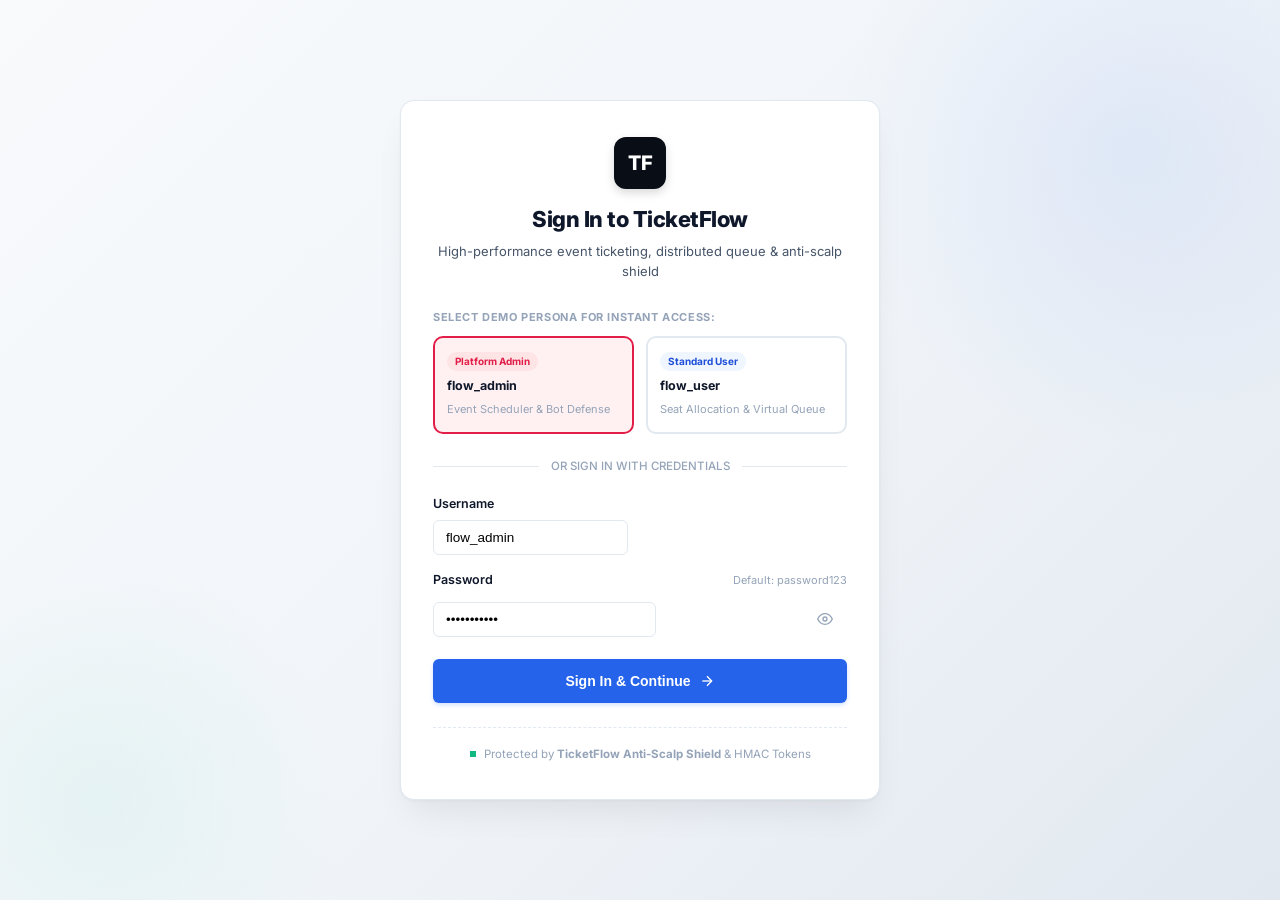
<file: client/login.html>
<!DOCTYPE html>
<html lang="en">
<head>
  <meta charset="UTF-8">
  <meta name="viewport" content="width=device-width, initial-scale=1.0">
  <title>Sign In | TicketFlow Event Operations & Ticketing Engine</title>
  <meta name="description" content="Secure authentication for TicketFlow. Role-based access for Platform Administrators and Ticketing Consumers.">
  <link rel="preconnect" href="https://fonts.googleapis.com">
  <link rel="preconnect" href="https://fonts.gstatic.com" crossorigin>
  <link href="https://fonts.googleapis.com/css2?family=Inter:wght@400;500;600;700;800&family=JetBrains+Mono:wght@400;500;600&display=swap" rel="stylesheet">
  <link rel="stylesheet" href="styles.css">
</head>
<body style="margin: 0; padding: 0; background-color: var(--bg-app);">

<div class="login-page-wrapper">
  <div class="login-bg-decor"></div>
  <div class="login-bg-decor-2"></div>

  <div class="login-card">
    <!-- Header / Brand -->
    <div class="login-header">
      <div class="login-logo-container">TF</div>
      <h2 class="login-title">Sign In to TicketFlow</h2>
      <p class="login-subtitle">High-performance event ticketing, distributed queue &amp; anti-scalp shield</p>
    </div>

    <!-- Quick Role Switcher Cards -->
    <div class="role-cards-container">
      <span class="role-cards-label">SELECT DEMO PERSONA FOR INSTANT ACCESS:</span>
      <div class="role-quick-grid">
        <div class="role-select-card active-admin" id="card-role-admin" onclick="selectRole('admin')">
          <span class="role-card-badge admin">Platform Admin</span>
          <span class="role-card-user">flow_admin</span>
          <span class="role-card-sub">Event Scheduler &amp; Bot Defense</span>
        </div>

        <div class="role-select-card" id="card-role-user" onclick="selectRole('user')">
          <span class="role-card-badge user">Standard User</span>
          <span class="role-card-user">flow_user</span>
          <span class="role-card-sub">Seat Allocation &amp; Virtual Queue</span>
        </div>
      </div>
    </div>

    <div class="login-divider">
      <span>OR SIGN IN WITH CREDENTIALS</span>
    </div>

    <!-- Authentication Form -->
    <form id="login-form" onsubmit="handleLoginSubmit(event)">
      <div class="form-group" style="margin-bottom: 16px;">
        <label class="form-label">Username</label>
        <div style="position: relative;">
          <input type="text" id="input-username" name="userName" class="form-input" value="flow_admin" placeholder="Enter username..." required autocomplete="username">
        </div>
      </div>

      <div class="form-group" style="margin-bottom: 22px;">
        <div style="display: flex; justify-content: space-between; align-items: center; margin-bottom: 6px;">
          <label class="form-label" style="margin-bottom: 0;">Password</label>
          <span style="font-size: 11px; color: var(--text-muted);">Default: password123</span>
        </div>
        <div class="password-input-group">
          <input type="password" id="input-password" name="password" class="form-input" value="password123" placeholder="Enter password..." required autocomplete="current-password" style="padding-right: 40px;">
          <button type="button" class="password-toggle-btn" onclick="togglePasswordVisibility()" title="Toggle Password Visibility">
            <svg id="eye-icon" width="16" height="16" viewBox="0 0 24 24" fill="none" stroke="currentColor" stroke-width="2">
              <path d="M1 12s4-8 11-8 11 8 11 8-4 8-11 8-11-8-11-8z"></path>
              <circle cx="12" cy="12" r="3"></circle>
            </svg>
          </button>
        </div>
      </div>

      <button type="submit" class="login-submit-btn" id="btn-submit-login">
        <span id="btn-submit-text">Sign In &amp; Continue</span>
        <svg id="btn-submit-icon" width="16" height="16" viewBox="0 0 24 24" fill="none" stroke="currentColor" stroke-width="2">
          <line x1="5" y1="12" x2="19" y2="12"></line>
          <polyline points="12 5 19 12 12 19"></polyline>
        </svg>
      </button>
    </form>

    <!-- Security Shield Notice -->
    <div class="login-footer-security">
      <div class="pulse-dot" style="background-color: #10b981; width: 6px; height: 6px;"></div>
      <span>Protected by <strong>TicketFlow Anti-Scalp Shield</strong> &amp; HMAC Tokens</span>
    </div>
  </div>
</div>

<!-- Toast Container -->
<div class="toast-container" id="toast-container"></div>

<script>
const API_BASE = 'http://localhost:8080';

const DEMO_CREDENTIALS = {
  admin: {
    userName: 'flow_admin',
    password: 'password123',
    role: 'ROLE_ADMIN',
    redirectUrl: 'admin.html',
    label: 'Platform Admin'
  },
  user: {
    userName: 'flow_user',
    password: 'password123',
    role: 'ROLE_USER',
    redirectUrl: 'user.html',
    label: 'Standard User'
  }
};

let currentSelectedRole = 'admin';

function selectRole(roleKey) {
  currentSelectedRole = roleKey;
  const cardAdmin = document.getElementById('card-role-admin');
  const cardUser = document.getElementById('card-role-user');
  const inputUser = document.getElementById('input-username');
  const inputPass = document.getElementById('input-password');

  if (roleKey === 'admin') {
    cardAdmin.className = 'role-select-card active-admin';
    cardUser.className = 'role-select-card';
    inputUser.value = DEMO_CREDENTIALS.admin.userName;
    inputPass.value = DEMO_CREDENTIALS.admin.password;
  } else {
    cardAdmin.className = 'role-select-card';
    cardUser.className = 'role-select-card active-user';
    inputUser.value = DEMO_CREDENTIALS.user.userName;
    inputPass.value = DEMO_CREDENTIALS.user.password;
  }
}

function togglePasswordVisibility() {
  const passInput = document.getElementById('input-password');
  const eyeIcon = document.getElementById('eye-icon');
  if (passInput.type === 'password') {
    passInput.type = 'text';
    eyeIcon.innerHTML = `
      <path d="M17.94 17.94A10.07 10.07 0 0 1 12 20c-7 0-11-8-11-8a18.45 18.45 0 0 1 5.06-5.94M9.9 4.24A9.12 9.12 0 0 1 12 4c7 0 11 8 11 8a18.5 18.5 0 0 1-2.16 3.19m-6.72-1.07a3 3 0 1 1-4.24-4.24"></path>
      <line x1="1" y1="1" x2="23" y2="23"></line>
    `;
  } else {
    passInput.type = 'password';
    eyeIcon.innerHTML = `
      <path d="M1 12s4-8 11-8 11 8 11 8-4 8-11 8-11-8-11-8z"></path>
      <circle cx="12" cy="12" r="3"></circle>
    `;
  }
}

function showToast(message, type = 'info') {
  const container = document.getElementById('toast-container');
  if (!container) return;
  const toast = document.createElement('div');
  toast.className = `toast ${type}`;
  toast.innerHTML = `<span>${message}</span>`;
  container.appendChild(toast);
  setTimeout(() => {
    toast.style.opacity = '0';
    setTimeout(() => toast.remove(), 300);
  }, 4000);
}

async function handleLoginSubmit(e) {
  e.preventDefault();
  const userName = document.getElementById('input-username').value.trim();
  const password = document.getElementById('input-password').value;
  const btn = document.getElementById('btn-submit-login');
  const btnText = document.getElementById('btn-submit-text');

  if (!userName || !password) {
    showToast('Please enter both username and password', 'warning');
    return;
  }

  btn.disabled = true;
  btnText.textContent = 'Authenticating...';

  try {
    const res = await fetch(`${API_BASE}/login`, {
      method: 'POST',
      headers: { 'Content-Type': 'application/json' },
      body: JSON.stringify({ userName, password })
    });

    if (!res.ok) {
      throw new Error(res.status === 401 ? 'Invalid username or password' : `Server responded with HTTP ${res.status}`);
    }

    const data = await res.json();
    
    // Extract role from response map or token or username heuristic
    let userRole = data.role;
    if (!userRole && data.accessToken) {
      try {
        const payload = JSON.parse(atob(data.accessToken.split('.')[1]));
        userRole = payload.role;
      } catch (e) {}
    }
    if (!userRole) {
      userRole = userName.toLowerCase().includes('admin') ? 'ROLE_ADMIN' : 'ROLE_USER';
    }

    const sessionObj = {
      userName: userName,
      role: userRole,
      accessToken: data.accessToken,
      refreshToken: data.refreshToken,
      userId: data.userId || (userRole === 'ROLE_ADMIN' ? 7149 : 7150),
      displayName: userRole === 'ROLE_ADMIN' ? 'Vikram Sharma' : 'Deepak A.'
    };

    localStorage.setItem('ticketflow_session', JSON.stringify(sessionObj));

    showToast(`Welcome back, ${sessionObj.displayName}! Redirecting...`, 'success');

    // Role-based redirection
    setTimeout(() => {
      if (userRole === 'ROLE_ADMIN') {
        window.location.href = 'admin.html';
      } else {
        window.location.href = 'user.html';
      }
    }, 700);

  } catch (err) {
    showToast(err.message, 'error');
    btn.disabled = false;
    btnText.textContent = 'Sign In & Continue';
  }
}
</script>
</body>
</html>
</file>
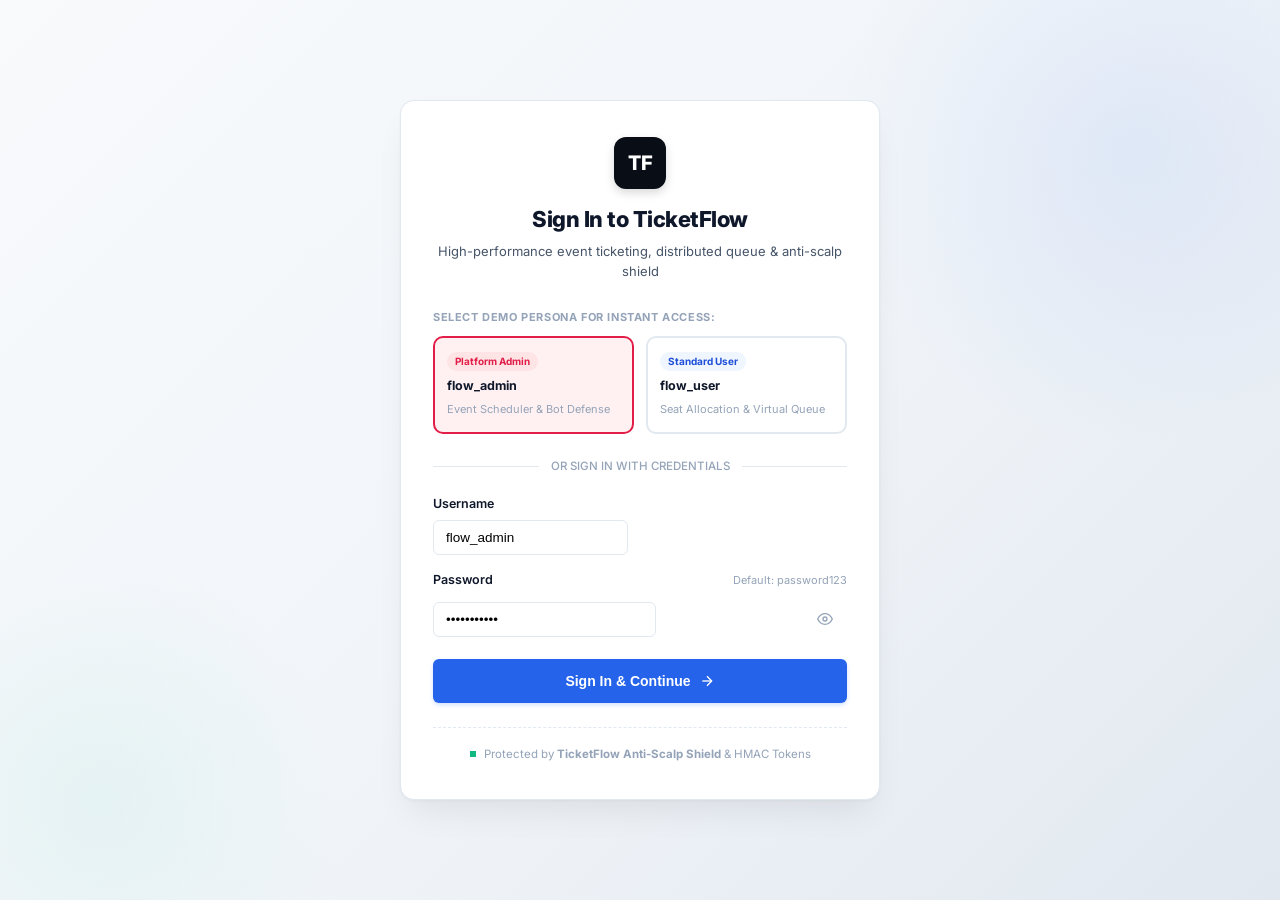
<file: client/user.html>
<!DOCTYPE html>
<html lang="en">
<head>
  <meta charset="UTF-8">
  <meta name="viewport" content="width=device-width, initial-scale=1.0">
  <title>TicketFlow | Event Ticketing &amp; Seat Reservation</title>
  <meta name="description" content="Consumer ticket booking portal with interactive seat selection, anti-scalp Google reCAPTCHA, and real-time SSE seat updates.">
  <link rel="preconnect" href="https://fonts.googleapis.com">
  <link rel="preconnect" href="https://fonts.gstatic.com" crossorigin>
  <link href="https://fonts.googleapis.com/css2?family=Inter:wght@400;500;600;700;800&family=JetBrains+Mono:wght@400;500;600;700&display=swap" rel="stylesheet">
  <link rel="stylesheet" href="styles.css">
  
  <!-- Google reCAPTCHA v3 API -->
  <script src="https://www.google.com/recaptcha/api.js?render=6LepXwUuAAAAAPvDP5BY6nVP6qhj4VGNILqamDFv"></script>

  <script>
    // Route Guard: Ensure Authenticated Session
    (function() {
      const sessionStr = localStorage.getItem('ticketflow_session');
      if (!sessionStr) {
        window.location.replace('login.html');
      }
    })();
  </script>
</head>
<body>

<div id="app-container">
  
  <!-- Left Sidebar (ONLY 2 Items: Dashboard and Event Booking) -->
  <aside class="sidebar">
    <div class="sidebar-header">
      <div class="logo-badge">TF</div>
      <div class="logo-info">
        <h1>TicketFlow</h1>
        <p>Consumer Ticketing</p>
      </div>
    </div>

    <nav class="sidebar-nav">
      <div class="nav-section-label">PORTAL NAVIGATION</div>
      <ul class="nav-items">
        <li>
          <a class="nav-link active" id="user-nav-dashboard" onclick="switchUserSection('dashboard')">
            <div class="nav-link-left">
              <svg class="nav-icon" viewBox="0 0 24 24" fill="none" stroke="currentColor" stroke-width="2">
                <rect x="3" y="3" width="7" height="9"></rect>
                <rect x="14" y="3" width="7" height="5"></rect>
                <rect x="14" y="12" width="7" height="9"></rect>
                <rect x="3" y="16" width="7" height="5"></rect>
              </svg>
              <span>Dashboard</span>
            </div>
            <span class="nav-pill-count" id="badge-my-bookings-count">0</span>
          </a>
        </li>
        <li>
          <a class="nav-link" id="user-nav-booking" onclick="switchUserSection('booking')">
            <div class="nav-link-left">
              <svg class="nav-icon" viewBox="0 0 24 24" fill="none" stroke="currentColor" stroke-width="2">
                <path d="M4 18v3h16v-3M4 14h16M7 10h10M6 6h12"></path>
              </svg>
              <span>Event Booking</span>
            </div>
            <span class="nav-pill-count accent">Live</span>
          </a>
        </li>
      </ul>
    </nav>

    <!-- Bottom User Profile Card -->
    <div class="sidebar-footer">
      <div class="user-profile-card">
        <div class="user-profile-left">
          <div class="user-avatar" id="user-profile-avatar">DA</div>
          <div class="user-name-role">
            <h4 id="user-profile-name">Deepak A.</h4>
            <span class="role-tag-pill user" id="user-profile-role-tag">Verified User</span>
          </div>
        </div>
        <button class="btn-icon-soft" title="Logout Session" onclick="logoutUser()" id="btn-sidebar-logout" style="color: #ef4444;">
          <svg width="15" height="15" viewBox="0 0 24 24" fill="none" stroke="currentColor" stroke-width="2">
            <path d="M9 21H5a2 2 0 0 1-2-2V5a2 2 0 0 1 2-2h4"></path>
            <polyline points="16 17 21 12 16 7"></polyline>
            <line x1="21" y1="12" x2="9" y2="12"></line>
          </svg>
        </button>
      </div>
    </div>
  </aside>

  <!-- Main Content Area -->
  <main class="main-content">
    
    <!-- Top Navigation Bar -->
    <header class="top-navbar">
      <div class="navbar-left">
        <div class="tag-badge-pill" id="top-badge-portal-status">CONSUMER PORTAL</div>
        <div class="breadcrumbs">
          TicketFlow / <span class="current" id="top-breadcrumb-section">Dashboard</span>
        </div>
      </div>

      <div class="navbar-right">
        <!-- Google reCAPTCHA Protection Badge -->
        <div class="top-action-btn" title="Anti-Scalping Scalper Mitigation Active">
          <span class="pulse-badge">
            <span class="pulse-dot" style="background-color: #10b981;"></span>
            Scalp Defense: <strong>Google reCAPTCHA v2</strong>
          </span>
        </div>

        <!-- Real-Time SSE Indicator -->
        <div class="top-action-btn" id="sse-connection-pill" title="Live Server-Sent Events Channel">
          <span class="status-indicator-pill" style="font-size: 11.5px; padding: 4px 10px;">
            <span class="status-dot" id="sse-dot-indicator"></span>
            <span id="sse-status-label">SSE Sync Active</span>
          </span>
        </div>

        <button class="btn-logout" onclick="logoutUser()" title="Sign Out of Session">
          <svg width="13" height="13" viewBox="0 0 24 24" fill="none" stroke="currentColor" stroke-width="2">
            <path d="M9 21H5a2 2 0 0 1-2-2V5a2 2 0 0 1 2-2h4"></path>
            <polyline points="16 17 21 12 16 7"></polyline>
            <line x1="21" y1="12" x2="9" y2="12"></line>
          </svg>
          Sign Out
        </button>

        <div class="nav-user-pill" title="Current User Session">
          <div class="user-avatar" style="width: 24px; height: 24px; font-size: 11px;">DA</div>
          <span style="font-size: 12.5px; font-weight: 600;" id="top-nav-user">Deepak A.</span>
          <span class="role-tag-pill user">User</span>
        </div>
      </div>
    </header>

    <!-- Page Body -->
    <div class="page-body">

      <!-- ================================================================= -->
      <!-- VIEW 1: USER DASHBOARD (My Bookings & Overview)                    -->
      <!-- ================================================================= -->
      <section id="view-user-dashboard" class="user-view-pane active">
        
        <!-- Welcome Banner -->
        <div class="page-title-row" style="margin-bottom: 20px;">
          <div>
            <div class="title-with-badge">
              <h2 class="page-title">Welcome back, <span id="dash-greeting-name">Deepak</span> 👋</h2>
              <span class="status-indicator-pill">
                <span class="status-dot"></span>
                Human Verified
              </span>
            </div>
            <p class="page-subtitle">Track your confirmed event tickets, access digital gate passes, and discover live event sales.</p>
          </div>

          <div class="title-actions">
            <button class="btn-primary" onclick="switchUserSection('booking')">
              <svg width="14" height="14" viewBox="0 0 24 24" fill="none" stroke="currentColor" stroke-width="2">
                <line x1="12" y1="5" x2="12" y2="19"></line>
                <line x1="5" y1="12" x2="19" y2="12"></line>
              </svg>
              Book New Tickets
            </button>
          </div>
        </div>

        <!-- Dashboard KPI Stats Row -->
        <div class="dashboard-kpi-row">
          <div class="user-stat-card">
            <div class="stat-label">TOTAL BOOKED TICKETS</div>
            <div class="stat-val" id="dash-stat-ticket-count">0</div>
            <div class="stat-sub">Confirmed Seats across events</div>
          </div>

          <div class="user-stat-card">
            <div class="stat-label">REGISTERED EVENTS</div>
            <div class="stat-val" id="dash-stat-events-count">0</div>
            <div class="stat-sub">Upcoming bookings active</div>
          </div>

          <div class="user-stat-card">
            <div class="stat-label">TOTAL AMOUNT PAID</div>
            <div class="stat-val" style="color: var(--primary);" id="dash-stat-total-spent">₹0.00</div>
            <div class="stat-sub">Processed through Payment Gateway</div>
          </div>

          <div class="user-stat-card">
            <div class="stat-label">EMAIL NOTIFICATION RECIPIENT</div>
            <div class="stat-val" style="font-size: 14px; word-break: break-all; color: #059669;" id="dash-stat-email">deepaka.ad24@bitsathy.ac.in</div>
            <div class="stat-sub">RabbitMQ Dispatch Destination</div>
          </div>
        </div>

        <!-- Booked Events & Tickets Section -->
        <div class="panel-card" style="margin-top: 10px;">
          <div class="panel-header">
            <div class="panel-title-group">
              <span class="panel-title">MY BOOKED EVENTS &amp; DIGITAL TICKETS</span>
              <span class="panel-count" id="dash-booked-badge">0 Bookings</span>
            </div>
            <button class="btn-icon-soft" onclick="loadUserBookings()" title="Refresh Bookings">
              <svg width="14" height="14" viewBox="0 0 24 24" fill="none" stroke="currentColor" stroke-width="2">
                <path d="M21 2v6h-6M3 12a9 9 0 0 1 15-6.7L21 8M3 22v-6h6M21 12a9 9 0 0 1-15 6.7L3 16"></path>
              </svg>
            </button>
          </div>

          <!-- Container where Booked Tickets Cards are injected -->
          <div id="user-booked-tickets-container" class="booked-tickets-grid">
            <div style="grid-column: 1 / -1; padding: 40px 20px; text-align: center; color: var(--text-muted);">
              <svg width="40" height="40" viewBox="0 0 24 24" fill="none" stroke="currentColor" stroke-width="1.5" style="margin-bottom: 12px; color: #cbd5e1;">
                <path d="M4 18v3h16v-3M4 14h16M7 10h10M6 6h12"></path>
              </svg>
              <h4 style="font-size: 15px; color: var(--text-primary); margin-bottom: 6px;">No Bookings Found Yet</h4>
              <p style="font-size: 13px; margin-bottom: 16px;">You haven't reserved tickets for any events yet.</p>
              <button class="btn-primary" onclick="switchUserSection('booking')">Browse Live Events</button>
            </div>
          </div>
        </div>

      </section>

      <!-- ================================================================= -->
      <!-- VIEW 2: EVENT BOOKING PAGE (Cards -> Queue/Direct -> Seats -> Pay) -->
      <!-- ================================================================= -->
      <section id="view-user-booking" class="user-view-pane" style="display: none;">
        
        <!-- Booking Step 1: Events Catalog in Card Format -->
        <div id="booking-step-events-catalog">
          <div class="page-title-row">
            <div>
              <div class="title-with-badge">
                <h2 class="page-title">Live Events &amp; Ticket Sales</h2>
                <span class="status-indicator-pill">
                  <span class="status-dot"></span>
                  Real-Time Availability
                </span>
              </div>
              <p class="page-subtitle">Select an event below to check seat availability or enter the virtual queue system.</p>
            </div>

            <div class="title-actions">
              <button class="btn-secondary" onclick="loadEvents()">
                <svg width="14" height="14" viewBox="0 0 24 24" fill="none" stroke="currentColor" stroke-width="2">
                  <path d="M21 2v6h-6M3 12a9 9 0 0 1 15-6.7L21 8M3 22v-6h6M21 12a9 9 0 0 1-15 6.7L3 16"></path>
                </svg>
                Refresh Events
              </button>
            </div>
          </div>

          <!-- Events Search Bar -->
          <div class="panel-search-box" style="margin-top: 10px; margin-bottom: 14px;">
            <div class="search-input-wrapper">
              <svg class="search-icon" viewBox="0 0 24 24" fill="none" stroke="currentColor" stroke-width="2">
                <circle cx="11" cy="11" r="8"></circle>
                <line x1="21" y1="21" x2="16.65" y2="16.65"></line>
              </svg>
              <input type="text" class="search-input" id="user-booking-search-input" placeholder="Search events by title or stadium venue..." oninput="filterEventsCards()">
            </div>
          </div>

          <!-- Cards Grid -->
          <div class="events-cards-grid" id="events-cards-display-container">
            <!-- Populated via JavaScript dynamically -->
          </div>
        </div>

        <!-- Booking Step 2: Virtual Queue Waiting Room Screen (Shown only when in queue) -->
        <div id="booking-step-queue-room" style="display: none;">
          <div class="queue-waiting-screen">
            <div class="queue-radar-box">
              <div class="queue-radar-pulse"></div>
              <div class="queue-radar-core">
                <svg width="24" height="24" viewBox="0 0 24 24" fill="none" stroke="currentColor" stroke-width="2">
                  <path d="M12 2v20M17 5H9.5a3.5 3.5 0 0 0 0 7h5a3.5 3.5 0 0 1 0 7H6"></path>
                </svg>
              </div>
            </div>

            <span class="status-indicator-pill" style="margin-bottom: 8px;">
              <span class="status-dot"></span>
              Virtual Queue Gatekeeper Active
            </span>

            <h3 style="font-size: 22px; font-weight: 800; color: var(--text-primary); margin-top: 10px;" id="queue-event-name">Event Waitlist</h3>
            <p style="font-size: 13.5px; color: var(--text-secondary); max-width: 440px; margin: 8px auto 20px;">
              High demand detected. You have been placed in the waiting line to protect system integrity. You will automatically enter seat selection when admitted!
            </p>

            <div class="queue-pos-number" id="queue-wait-position">#--</div>
            <div style="font-size: 12px; font-weight: 700; color: var(--text-muted); text-transform: uppercase;">YOUR POSITION IN LINE</div>

            <div class="queue-info-chips">
              <div class="queue-info-chip">⏱️ Est. Wait: <strong id="queue-wait-time">Calculating...</strong></div>
              <div class="queue-info-chip">🛡️ Queue Mode: <strong id="queue-mode-label">SOFT_QUEUE</strong></div>
              <div class="queue-info-chip">📡 SSE Stream: <strong style="color: #059669;">Connected</strong></div>
            </div>

            <div style="margin-top: 24px; display: flex; justify-content: center; gap: 12px;">
              <button class="btn-secondary" onclick="cancelQueueWait()">Leave Queue</button>
            </div>
          </div>
        </div>

        <!-- Booking Step 3: Interactive Seat Map & Scalping Mitigation (reCAPTCHA) -->
        <div id="booking-step-seatmap" style="display: none;">
          
          <!-- Event Header Strip -->
          <div class="panel-card" style="margin-bottom: 20px; padding: 18px 24px;">
            <div style="display: flex; justify-content: space-between; align-items: center; flex-wrap: wrap; gap: 14px;">
              <div style="display: flex; align-items: center; gap: 14px;">
                <button class="btn-secondary" onclick="returnToEventsCatalog()" style="padding: 6px 12px; font-size: 12px;">
                  &larr; Back to Events
                </button>
                <div>
                  <h3 style="font-size: 18px; font-weight: 800; color: var(--text-primary);" id="seatmap-event-title">IND VS SA</h3>
                  <p style="font-size: 12.5px; color: var(--text-secondary);" id="seatmap-event-sub">Ahamedabhad &bull; 2026-06-18 23:30</p>
                </div>
              </div>

              <div style="display: flex; align-items: center; gap: 10px;">
                <span class="status-indicator-pill" style="font-size: 11.5px;">
                  <span class="status-dot"></span>
                  <span id="seatmap-token-status">Queue Token: Valid</span>
                </span>
                <span class="event-status-tag open" id="seatmap-sales-status">OPEN</span>
              </div>
            </div>
          </div>

          <!-- Main Seat Map Workspace Grid -->
          <div class="workspace-grid">
            
            <!-- Left: Interactive Seat Grid & Cinema/Stadium Banner -->
            <div class="panel-card">
              <div class="panel-header">
                <span class="panel-title">SELECT YOUR SEATS</span>
                <span class="panel-count" id="seat-selection-limit-badge">Max 4 Seats</span>
              </div>

              <!-- Stage / Screen Banner -->
              <div class="stadium-stage-banner">
                STADIUM PITCH &amp; MAIN STAGE THIS WAY
              </div>

              <!-- Seat Map Legend -->
              <div class="seat-legend-bar" style="justify-content: center; margin-bottom: 20px;">
                <div class="legend-item"><div class="legend-swatch available"></div> Available</div>
                <div class="legend-item"><div class="legend-swatch selected"></div> Selected</div>
                <div class="legend-item"><div class="legend-swatch reserved"></div> Locked (TTL 5m)</div>
                <div class="legend-item"><div class="legend-swatch booked"></div> Booked</div>
              </div>

              <!-- Dynamic Seat Grid -->
              <div class="seat-grid-container" id="user-seat-grid-container" style="max-height: 480px; overflow-y: auto;">
                <!-- Generated dynamically by JS -->
              </div>
            </div>

            <!-- Right: Order Summary & Google reCAPTCHA & Reserve Action -->
            <div class="panel-card" style="display: flex; flex-direction: column; justify-content: space-between;">
              <div>
                <div class="panel-header">
                  <span class="panel-title">SEAT SELECTION SUMMARY</span>
                </div>

                <div style="margin-bottom: 16px;">
                  <div style="font-size: 12.5px; font-weight: 600; color: var(--text-secondary); margin-bottom: 8px;">Selected Seats:</div>
                  <div id="user-selected-seats-chips" class="seat-pills-wrap">
                    <span style="font-size: 12px; color: var(--text-muted);">No seats selected yet. Click any green seat above.</span>
                  </div>
                </div>

                <div class="payment-summary-box">
                  <div class="payment-summary-row">
                    <span>Seats Count:</span>
                    <strong id="summary-seats-count">0</strong>
                  </div>
                  <div class="payment-summary-row">
                    <span>Base Ticket Price:</span>
                    <strong id="summary-unit-price">₹0.00</strong>
                  </div>
                  <div class="payment-summary-row total-row">
                    <span>Total Amount:</span>
                    <span style="color: var(--primary);" id="summary-total-amount">₹0.00</span>
                  </div>
                </div>

                <!-- Google reCAPTCHA v3 Anti-Scalping Mitigation -->
                <div class="recaptcha-wrapper-box" id="recaptcha-shield-container">
                  <div class="recaptcha-header-row">
                    <span style="display: flex; align-items: center; gap: 7px;">
                      <svg width="16" height="16" viewBox="0 0 24 24" fill="none" stroke="#2563eb" stroke-width="2">
                        <path d="M12 22s8-4 8-10V5l-8-3-8 3v7c0 6 8 10 8 10z"/>
                      </svg>
                      <span>ANTI-SCALPING BOT DEFENSE</span>
                    </span>
                    <span class="verified-pill" id="recaptcha-status-badge" style="background: #ecfdf5; color: #047857; border-color: #a7f3d0;">
                      <span class="live-dot" style="background:#10b981; width:7px; height:7px; display:inline-block; border-radius:50%; margin-right:4px;"></span>
                      reCAPTCHA v3 Active
                    </span>
                  </div>
                  <div style="font-size: 11.5px; color: var(--text-secondary); margin-top: 4px; line-height: 1.4;">
                    Invisible Google reCAPTCHA v3 risk analysis protects against automated scalper bots. Human score is verified automatically upon seat reservation.
                  </div>
                </div>

                <!-- Active Reservation Hold Timer (shown when reserved) -->
                <div id="reservation-countdown-bar" style="display: none; background: #fffbeb; border: 1px solid #fde68a; border-radius: var(--radius-md); padding: 12px; margin-bottom: 14px; text-align: center;">
                  <div style="font-size: 11.5px; font-weight: 700; color: #b45309; text-transform: uppercase;">SEATS RESERVED &amp; LOCKED</div>
                  <div style="font-size: 26px; font-weight: 800; color: #d97706; font-family: 'JetBrains Mono', monospace;" id="reservation-timer-display">05:00</div>
                  <div style="font-size: 11px; color: #92400e;">Complete mock payment before the distributed lock expires.</div>
                </div>
              </div>

              <!-- Action Buttons -->
              <div style="margin-top: 16px;">
                <!-- Step A: Reserve Seats Button -->
                <button class="btn-buy-ticket" id="btn-reserve-seats-action" onclick="executeSeatReservation()" style="background-color: #059669; margin-bottom: 8px;">
                  <svg width="15" height="15" viewBox="0 0 24 24" fill="none" stroke="currentColor" stroke-width="2">
                    <rect x="3" y="11" width="18" height="11" rx="2" ry="2"></rect>
                    <path d="M7 11V7a5 5 0 0 1 10 0v4"></path>
                  </svg>
                  Reserve Selected Seats
                </button>

                <!-- Step B: Proceed to Payment Button (Enabled once reserved) -->
                <button class="btn-buy-ticket" id="btn-proceed-payment-modal" onclick="openPaymentModal()" style="display: none;">
                  <svg width="15" height="15" viewBox="0 0 24 24" fill="none" stroke="currentColor" stroke-width="2">
                    <rect x="1" y="4" width="22" height="16" rx="2" ry="2"></rect>
                    <line x1="1" y1="10" x2="23" y2="10"></line>
                  </svg>
                  Proceed to Payment (₹<span id="btn-pay-amount-label">0.00</span>)
                </button>
              </div>

            </div>

          </div>
        </div>

      </section>

    </div>
  </main>
</div>

<!-- ======================================================================= -->
<!-- MODAL 1: MOCK PAYMENT MODAL                                             -->
<!-- ======================================================================= -->
<div class="modal-overlay" id="mock-payment-modal">
  <div class="modal-container">
    <div class="modal-header-bar">
      <h3>Mock Payment &amp; Confirmation</h3>
      <button class="btn-icon-soft" onclick="closePaymentModal()">&times;</button>
    </div>

    <div class="modal-content-body">
      <!-- Order Summary in Modal -->
      <div class="payment-summary-box">
        <div class="payment-summary-row">
          <span>Event:</span>
          <strong id="modal-pay-event-name">Event Title</strong>
        </div>
        <div class="payment-summary-row">
          <span>Reserved Seats:</span>
          <strong id="modal-pay-seats">A1, A2</strong>
        </div>
        <div class="payment-summary-row total-row">
          <span>Amount Payable:</span>
          <span style="color: var(--primary);" id="modal-pay-total">₹0.00</span>
        </div>
      </div>

      <!-- RabbitMQ Email Dispatch Notice -->
      <div class="rabbitmq-notice-box">
        <svg width="18" height="18" viewBox="0 0 24 24" fill="none" stroke="currentColor" stroke-width="2">
          <path d="M4 4h16c1.1 0 2 .9 2 2v12c0 1.1-.9 2-2 2H4c-1.1 0-2-.9-2-2V6c0-1.1.9-2 2-2z"></path>
          <polyline points="22,6 12,13 2,6"></polyline>
        </svg>
        <div>
          <div style="font-weight: 700; margin-bottom: 2px;">RabbitMQ Email Pipeline</div>
          <div>Upon payment confirmation, a booking email will be published to the message broker for: <strong>deepaka.ad24@bitsathy.ac.in</strong></div>
        </div>
      </div>

      <!-- Payment Method Tabs -->
      <div class="payment-method-tabs">
        <div class="payment-tab active" onclick="selectPayTab(this, 'card')">Credit / Debit Card</div>
        <div class="payment-tab" onclick="selectPayTab(this, 'upi')">UPI / GPay</div>
        <div class="payment-tab" onclick="selectPayTab(this, 'netbanking')">Net Banking</div>
      </div>

      <!-- Card Form -->
      <form id="mock-payment-form" onsubmit="executeConfirmBookingPayment(event)">
        <div class="form-group" style="margin-bottom: 12px;">
          <label class="form-label">Cardholder Name</label>
          <input type="text" class="form-input" id="pay-card-name" value="Deepak A" required>
        </div>

        <div class="form-group" style="margin-bottom: 12px;">
          <label class="form-label">Card Number</label>
          <input type="text" class="form-input" id="pay-card-num" value="4111 2222 3333 4444" required>
        </div>

        <div class="form-row-two" style="margin-bottom: 20px;">
          <div class="form-group">
            <label class="form-label">Expiry (MM/YY)</label>
            <input type="text" class="form-input" value="12/28" required>
          </div>
          <div class="form-group">
            <label class="form-label">CVV</label>
            <input type="password" class="form-input" value="888" maxlength="3" required>
          </div>
        </div>

        <button type="submit" class="btn-buy-ticket" id="btn-submit-payment" style="height: 42px; font-size: 14px;">
          <span id="btn-pay-text">Pay &amp; Finalize Booking</span>
        </button>
      </form>
    </div>
  </div>
</div>

<!-- ======================================================================= -->
<!-- MODAL 2: DIGITAL TICKET PASS MODAL                                      -->
<!-- ======================================================================= -->
<div class="modal-overlay" id="digital-ticket-modal">
  <div class="modal-container" style="max-width: 480px;">
    <div class="modal-header-bar">
      <h3>Official Digital Ticket Pass</h3>
      <button class="btn-icon-soft" onclick="closeDigitalTicketModal()">&times;</button>
    </div>

    <div class="modal-content-body" style="padding: 16px;">
      <div class="digital-ticket-wrapper">
        <div class="ticket-notch-left"></div>
        <div class="ticket-notch-right"></div>

        <div class="digital-ticket-top">
          <div style="display: flex; justify-content: space-between; align-items: center; margin-bottom: 12px;">
            <span style="font-size: 11px; font-weight: 700; letter-spacing: 1px; color: #94a3b8; text-transform: uppercase;">TicketFlow Boarding Pass</span>
            <span class="event-status-tag open" style="background: rgba(16, 185, 129, 0.2); color: #10b981; border: 1px solid #10b981;">VERIFIED</span>
          </div>

          <h3 style="font-size: 20px; font-weight: 800; color: #ffffff;" id="pass-event-name">Event Name</h3>
          <div style="font-size: 13px; color: #cbd5e1; margin-top: 4px;" id="pass-venue-date">Venue &bull; Date</div>
        </div>

        <div class="digital-ticket-body">
          <div style="display: grid; grid-template-columns: 1fr 1fr; gap: 12px; margin-bottom: 14px;">
            <div>
              <div style="font-size: 11px; font-weight: 700; color: var(--text-muted); text-transform: uppercase;">ATTENDEE</div>
              <div style="font-size: 14px; font-weight: 700; color: var(--text-primary);" id="pass-attendee-name">Deepak A</div>
            </div>
            <div>
              <div style="font-size: 11px; font-weight: 700; color: var(--text-muted); text-transform: uppercase;">BOOKING REF</div>
              <div style="font-size: 14px; font-weight: 800; color: var(--primary); font-family: 'JetBrains Mono', monospace;" id="pass-booking-ref">TF-2026-XXXX</div>
            </div>
          </div>

          <div style="margin-bottom: 14px;">
            <div style="font-size: 11px; font-weight: 700; color: var(--text-muted); text-transform: uppercase;">ASSIGNED SEATS</div>
            <div id="pass-seats-container" class="seat-pills-wrap" style="margin-top: 4px;">
              <span class="seat-pill">A1</span>
            </div>
          </div>

          <div style="display: flex; justify-content: space-between; font-size: 13px; padding-top: 10px; border-top: 1px dashed var(--border-default);">
            <span style="color: var(--text-secondary);">Confirmation Email Dispatched To:</span>
            <strong style="color: #059669;" id="pass-email">deepaka.ad24@bitsathy.ac.in</strong>
          </div>

          <!-- Barcode Preview -->
          <div class="barcode-preview-box">
            <svg viewBox="0 0 100 24" width="180" height="42" style="margin: 0 auto; display: block;">
              <rect x="0" y="0" width="3" height="24" fill="#0f172a"/>
              <rect x="5" y="0" width="2" height="24" fill="#0f172a"/>
              <rect x="9" y="0" width="5" height="24" fill="#0f172a"/>
              <rect x="16" y="0" width="2" height="24" fill="#0f172a"/>
              <rect x="20" y="0" width="4" height="24" fill="#0f172a"/>
              <rect x="26" y="0" width="3" height="24" fill="#0f172a"/>
              <rect x="31" y="0" width="6" height="24" fill="#0f172a"/>
              <rect x="39" y="0" width="2" height="24" fill="#0f172a"/>
              <rect x="43" y="0" width="4" height="24" fill="#0f172a"/>
              <rect x="49" y="0" width="3" height="24" fill="#0f172a"/>
              <rect x="54" y="0" width="5" height="24" fill="#0f172a"/>
              <rect x="61" y="0" width="2" height="24" fill="#0f172a"/>
              <rect x="65" y="0" width="6" height="24" fill="#0f172a"/>
              <rect x="73" y="0" width="3" height="24" fill="#0f172a"/>
              <rect x="78" y="0" width="4" height="24" fill="#0f172a"/>
              <rect x="84" y="0" width="2" height="24" fill="#0f172a"/>
              <rect x="88" y="0" width="5" height="24" fill="#0f172a"/>
              <rect x="95" y="0" width="3" height="24" fill="#0f172a"/>
            </svg>
            <div style="font-family: 'JetBrains Mono', monospace; font-size: 11px; color: var(--text-muted); margin-top: 4px;" id="pass-barcode-text">
              *TF-GATE-PASS*
            </div>
          </div>
        </div>
      </div>

      <div style="margin-top: 16px; display: flex; justify-content: flex-end; gap: 10px;">
        <button class="btn-secondary" onclick="window.print()">Print Ticket</button>
        <button class="btn-primary" onclick="closeDigitalTicketModal()">Done</button>
      </div>
    </div>
  </div>
</div>

<!-- Toast Notification Container -->
<div class="toast-container" id="toast-container"></div>

<script src="app.js"></script>
</body>
</html>
</file>
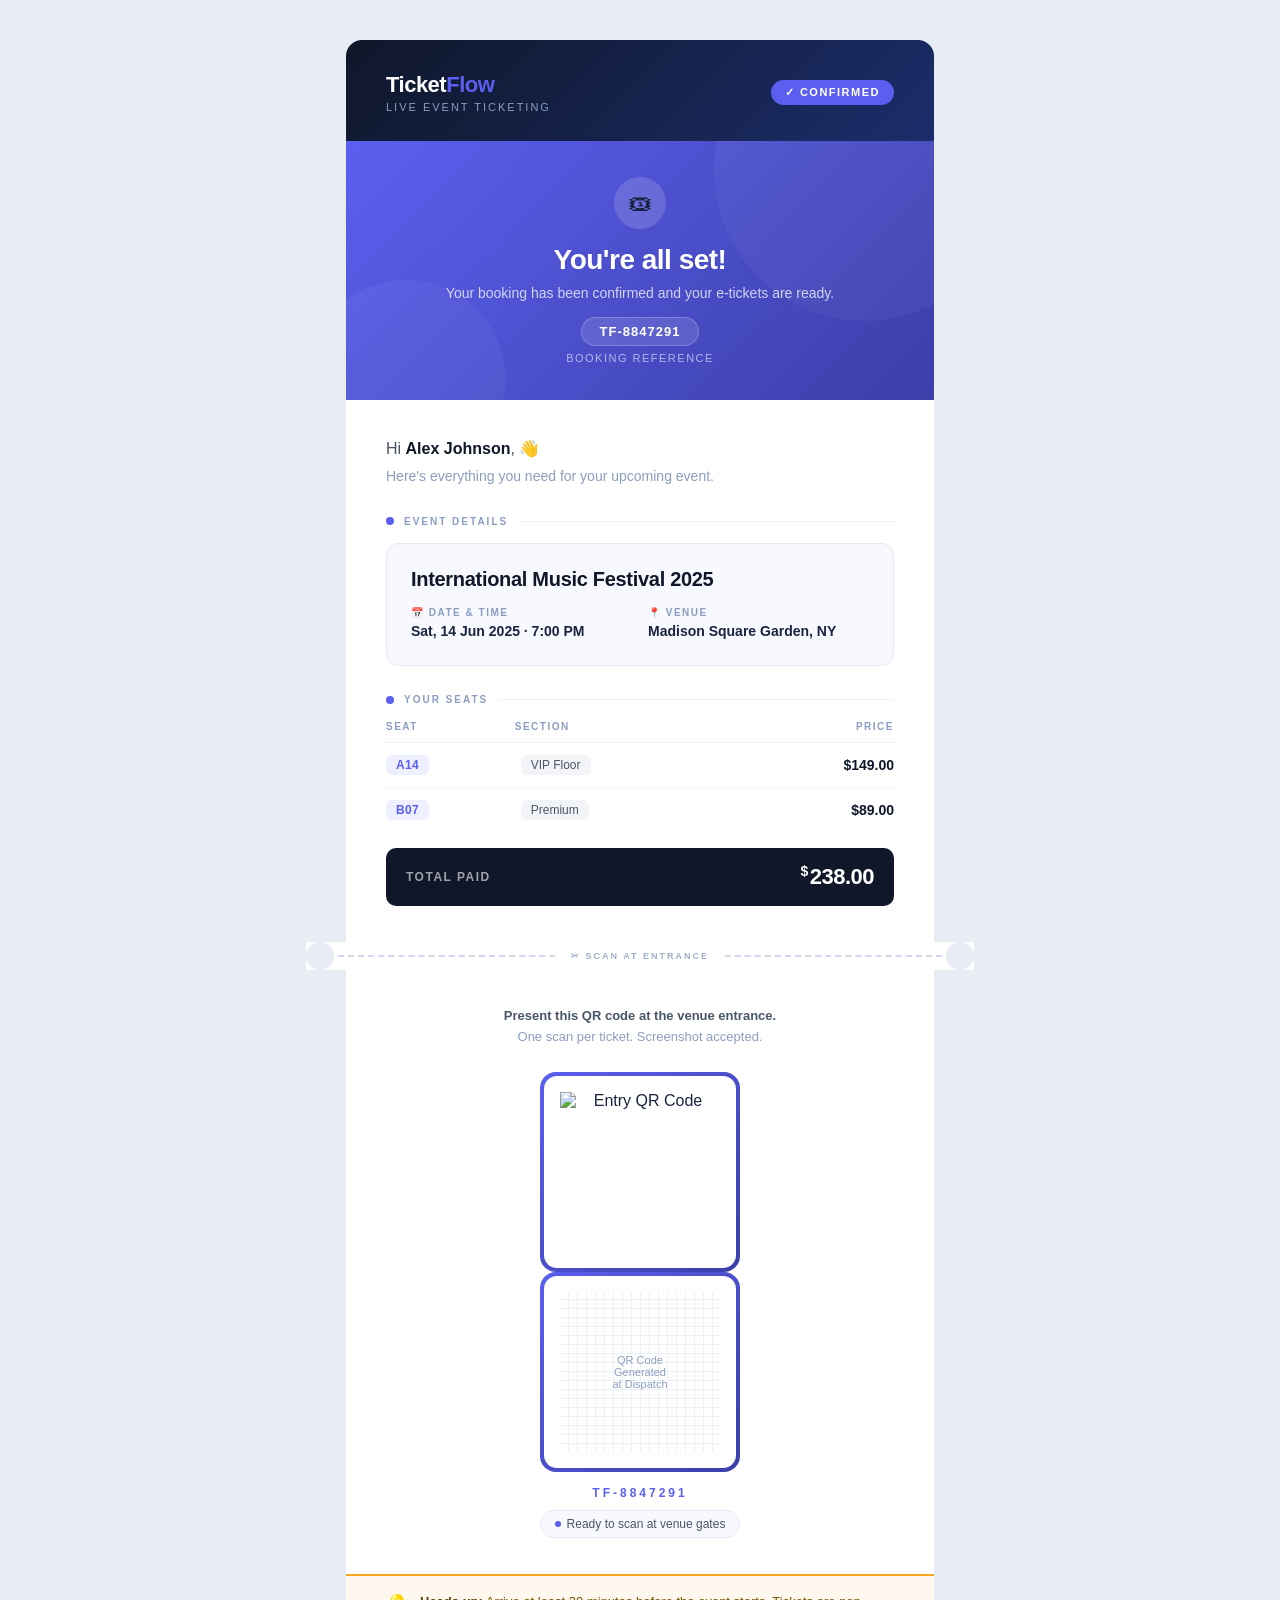
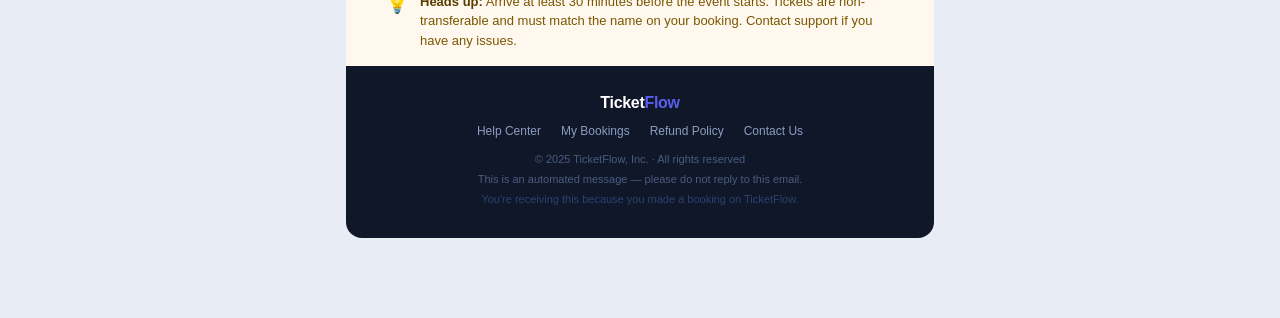
<file: src/main/resources/templates/booking-confirmation-email.html>
<!DOCTYPE html>
<html xmlns:th="http://www.thymeleaf.org" lang="en">
<head>
    <meta charset="UTF-8">
    <meta name="viewport" content="width=device-width, initial-scale=1.0">
    <title>Booking Confirmation – TicketFlow</title>
    <style>
        /* ── Reset ──────────────────────────────────── */
        *, *::before, *::after { box-sizing: border-box; margin: 0; padding: 0; }
        body {
            font-family: -apple-system, BlinkMacSystemFont, 'Segoe UI', Roboto, 'Helvetica Neue', Arial, sans-serif;
            background-color: #E8ECF4;
            color: #1A2340;
            -webkit-text-size-adjust: 100%;
        }

        /* ── Wrapper ─────────────────────────────────── */
        .email-wrapper {
            max-width: 620px;
            margin: 40px auto;
            padding: 0 16px 40px;
        }

        /* ── Brand Header ────────────────────────────── */
        .brand-header {
            background: linear-gradient(135deg, #0F1729 0%, #1B2D6B 100%);
            border-radius: 16px 16px 0 0;
            padding: 32px 40px 28px;
            display: flex;
            align-items: center;
            justify-content: space-between;
        }
        .brand-logo {
            font-size: 22px;
            font-weight: 800;
            letter-spacing: -0.5px;
            color: #FFFFFF;
        }
        .brand-logo span {
            color: #5B5FEF;
        }
        .brand-tagline {
            font-size: 11px;
            letter-spacing: 2px;
            text-transform: uppercase;
            color: #8B9DC0;
            margin-top: 3px;
        }
        .confirmed-badge {
            background: #5B5FEF;
            color: #FFFFFF;
            font-size: 11px;
            font-weight: 700;
            letter-spacing: 1.5px;
            text-transform: uppercase;
            padding: 6px 14px;
            border-radius: 100px;
        }

        /* ── Hero Banner ─────────────────────────────── */
        .hero-banner {
            background: linear-gradient(135deg, #5B5FEF 0%, #3B3FA8 100%);
            padding: 36px 40px;
            text-align: center;
            position: relative;
            overflow: hidden;
        }
        .hero-banner::before {
            content: '';
            position: absolute;
            width: 300px; height: 300px;
            border-radius: 50%;
            background: rgba(255,255,255,0.04);
            top: -120px; right: -80px;
        }
        .hero-banner::after {
            content: '';
            position: absolute;
            width: 200px; height: 200px;
            border-radius: 50%;
            background: rgba(255,255,255,0.04);
            bottom: -80px; left: -40px;
        }
        .hero-check {
            width: 52px; height: 52px;
            background: rgba(255,255,255,0.15);
            border-radius: 50%;
            display: inline-flex;
            align-items: center;
            justify-content: center;
            font-size: 24px;
            margin-bottom: 14px;
        }
        .hero-title {
            font-size: 28px;
            font-weight: 800;
            color: #FFFFFF;
            letter-spacing: -0.5px;
            line-height: 1.2;
        }
        .hero-subtitle {
            font-size: 14px;
            color: rgba(255,255,255,0.75);
            margin-top: 8px;
        }
        .ref-pill {
            display: inline-block;
            background: rgba(255,255,255,0.12);
            border: 1px solid rgba(255,255,255,0.2);
            color: #FFFFFF;
            font-size: 13px;
            font-weight: 600;
            letter-spacing: 1px;
            padding: 6px 18px;
            border-radius: 100px;
            margin-top: 16px;
        }
        .ref-pill-label {
            color: rgba(255,255,255,0.6);
            font-weight: 400;
            font-size: 11px;
            text-transform: uppercase;
            letter-spacing: 1.5px;
            display: block;
            margin-top: 6px;
        }

        /* ── Body Card ───────────────────────────────── */
        .body-card {
            background: #FFFFFF;
            padding: 36px 40px;
        }
        .greeting {
            font-size: 16px;
            color: #4A5568;
            line-height: 1.6;
        }
        .greeting strong {
            color: #0F1729;
        }

        /* ── Section Label ───────────────────────────── */
        .section-label {
            display: flex;
            align-items: center;
            gap: 10px;
            margin: 28px 0 16px;
        }
        .section-label-dot {
            width: 8px; height: 8px;
            background: #5B5FEF;
            border-radius: 50%;
            flex-shrink: 0;
        }
        .section-label-text {
            font-size: 10px;
            font-weight: 700;
            letter-spacing: 2px;
            text-transform: uppercase;
            color: #8B9DC0;
        }
        .section-label-line {
            flex: 1;
            height: 1px;
            background: #EDF0F7;
        }

        /* ── Event Details Grid ──────────────────────── */
        .event-card {
            background: #F7F9FF;
            border: 1px solid #E4E9F5;
            border-radius: 12px;
            padding: 24px;
        }
        .event-name {
            font-size: 20px;
            font-weight: 800;
            color: #0F1729;
            letter-spacing: -0.3px;
            margin-bottom: 16px;
        }
        .event-meta {
            display: grid;
            grid-template-columns: 1fr 1fr;
            gap: 16px;
        }
        .meta-item {}
        .meta-key {
            font-size: 10px;
            font-weight: 700;
            letter-spacing: 1.5px;
            text-transform: uppercase;
            color: #8B9DC0;
            margin-bottom: 4px;
        }
        .meta-value {
            font-size: 14px;
            font-weight: 600;
            color: #1A2340;
            line-height: 1.4;
        }
        .meta-icon {
            display: inline-block;
            margin-right: 4px;
        }

        /* ── Seats Table ─────────────────────────────── */
        .seats-table {
            width: 100%;
            border-collapse: collapse;
            margin-top: 4px;
        }
        .seats-table thead tr th {
            font-size: 10px;
            font-weight: 700;
            letter-spacing: 1.5px;
            text-transform: uppercase;
            color: #8B9DC0;
            padding: 0 0 10px;
            text-align: left;
            border-bottom: 1px solid #EDF0F7;
        }
        .seats-table thead tr th:last-child { text-align: right; }
        .seats-table tbody tr td {
            padding: 12px 0;
            font-size: 14px;
            color: #1A2340;
            border-bottom: 1px solid #F2F4F8;
        }
        .seats-table tbody tr:last-child td { border-bottom: none; }
        .seats-table tbody tr td:last-child {
            text-align: right;
            font-weight: 600;
            color: #0F1729;
        }
        .seat-badge {
            display: inline-block;
            background: #EEF0FF;
            color: #5B5FEF;
            font-size: 12px;
            font-weight: 700;
            padding: 3px 10px;
            border-radius: 6px;
            letter-spacing: 0.3px;
        }
        .section-chip {
            display: inline-block;
            background: #F2F4F8;
            color: #4A5568;
            font-size: 12px;
            padding: 3px 10px;
            border-radius: 6px;
            margin-left: 6px;
        }
        .total-row {
            display: flex;
            justify-content: space-between;
            align-items: center;
            background: #0F1729;
            border-radius: 10px;
            padding: 16px 20px;
            margin-top: 16px;
        }
        .total-label {
            font-size: 12px;
            font-weight: 700;
            letter-spacing: 1.5px;
            text-transform: uppercase;
            color: rgba(255,255,255,0.6);
        }
        .total-amount {
            font-size: 22px;
            font-weight: 800;
            color: #FFFFFF;
            letter-spacing: -0.5px;
        }
        .total-amount .currency {
            font-size: 14px;
            font-weight: 600;
            vertical-align: super;
            line-height: 0;
            margin-right: 2px;
        }

        /* ── Tear-away Ticket Divider ────────────────── */
        .ticket-divider {
            position: relative;
            display: flex;
            align-items: center;
            margin: 0 -40px;
            background: #FFFFFF;
        }
        .ticket-divider .circle-left,
        .ticket-divider .circle-right {
            width: 28px; height: 28px;
            background: #E8ECF4;
            border-radius: 50%;
            flex-shrink: 0;
        }
        .ticket-divider .dash-line {
            flex: 1;
            border-top: 2px dashed #D0D8EC;
            margin: 0 4px;
        }
        .ticket-divider .ticket-label {
            position: absolute;
            left: 50%;
            transform: translateX(-50%);
            background: #FFFFFF;
            padding: 0 12px;
            font-size: 9px;
            font-weight: 700;
            letter-spacing: 2px;
            text-transform: uppercase;
            color: #A0AECB;
            white-space: nowrap;
        }

        /* ── QR Section ──────────────────────────────── */
        .qr-section {
            background: #FFFFFF;
            padding: 36px 40px;
            text-align: center;
        }
        .qr-instruction {
            font-size: 13px;
            color: #8B9DC0;
            margin-bottom: 24px;
            line-height: 1.6;
        }
        .qr-instruction strong {
            color: #4A5568;
        }
        .qr-frame {
            display: inline-block;
            position: relative;
            padding: 4px;
            background: linear-gradient(135deg, #5B5FEF, #3B3FA8);
            border-radius: 16px;
        }
        .qr-inner {
            background: #FFFFFF;
            border-radius: 13px;
            padding: 16px;
            display: inline-block;
        }
        .qr-inner img {
            width: 160px; height: 160px;
            display: block;
        }
        /* Fallback QR placeholder when no image */
        .qr-placeholder {
            width: 160px; height: 160px;
            background: repeating-linear-gradient(
                0deg,
                transparent,
                transparent 8px,
                #EDF0F7 8px,
                #EDF0F7 9px
            ),
            repeating-linear-gradient(
                90deg,
                transparent,
                transparent 8px,
                #EDF0F7 8px,
                #EDF0F7 9px
            );
            display: flex;
            align-items: center;
            justify-content: center;
            font-size: 11px;
            color: #8B9DC0;
            text-align: center;
            padding: 20px;
            border-radius: 8px;
        }
        .qr-ref {
            margin-top: 14px;
            font-size: 12px;
            font-weight: 700;
            letter-spacing: 3px;
            text-transform: uppercase;
            color: #5B5FEF;
        }
        .scan-hint {
            display: inline-flex;
            align-items: center;
            gap: 6px;
            margin-top: 10px;
            background: #F7F9FF;
            border: 1px solid #E4E9F5;
            border-radius: 100px;
            padding: 6px 14px;
            font-size: 12px;
            color: #4A5568;
        }
        .scan-dot {
            width: 6px; height: 6px;
            background: #5B5FEF;
            border-radius: 50%;
            animation: pulse 2s infinite;
        }
        @keyframes pulse {
            0%, 100% { opacity: 1; }
            50% { opacity: 0.3; }
        }

        /* ── Info Strip ──────────────────────────────── */
        .info-strip {
            background: #FFF8EE;
            border-top: 2px solid #F5A623;
            padding: 16px 40px;
            display: flex;
            align-items: flex-start;
            gap: 12px;
        }
        .info-icon {
            font-size: 18px;
            flex-shrink: 0;
            margin-top: 1px;
        }
        .info-text {
            font-size: 13px;
            color: #7A5600;
            line-height: 1.5;
        }
        .info-text strong {
            color: #5A3D00;
        }

        /* ── Footer ──────────────────────────────────── */
        .footer {
            background: #0F1729;
            border-radius: 0 0 16px 16px;
            padding: 28px 40px;
            text-align: center;
        }
        .footer-logo {
            font-size: 16px;
            font-weight: 800;
            color: #FFFFFF;
            letter-spacing: -0.3px;
            margin-bottom: 8px;
        }
        .footer-logo span { color: #5B5FEF; }
        .footer-links {
            display: flex;
            justify-content: center;
            gap: 20px;
            margin: 12px 0;
        }
        .footer-links a {
            font-size: 12px;
            color: #8B9DC0;
            text-decoration: none;
        }
        .footer-meta {
            font-size: 11px;
            color: #4A5C80;
            line-height: 1.8;
            margin-top: 12px;
        }

        /* ── Responsive ──────────────────────────────── */
        @media (max-width: 480px) {
            .email-wrapper { padding: 0 8px 24px; margin: 16px auto; }
            .brand-header, .body-card, .qr-section,
            .info-strip, .footer, .hero-banner { padding-left: 24px; padding-right: 24px; }
            .ticket-divider { margin: 0 -24px; }
            .event-meta { grid-template-columns: 1fr; }
            .hero-title { font-size: 22px; }
        }
    </style>
</head>
<body>
<div class="email-wrapper">

    <!-- Brand Header -->
    <div class="brand-header">
        <div>
            <div class="brand-logo">Ticket<span>Flow</span></div>
            <div class="brand-tagline">Live Event Ticketing</div>
        </div>
        <div class="confirmed-badge">✓ Confirmed</div>
    </div>

    <!-- Hero Banner -->
    <div class="hero-banner">
        <div class="hero-check">🎟</div>
        <div class="hero-title">You're all set!</div>
        <div class="hero-subtitle">Your booking has been confirmed and your e-tickets are ready.</div>
        <div>
            <div class="ref-pill" th:text="${booking.bookingReference}">TF-8847291</div>
            <div class="ref-pill-label">Booking Reference</div>
        </div>
    </div>

    <!-- Body Card -->
    <div class="body-card">
        <p class="greeting">
            Hi <strong th:text="${booking.userName}">Alex Johnson</strong>, 👋<br>
            <span style="color:#8B9DC0;font-size:14px;margin-top:4px;display:block;">
                Here's everything you need for your upcoming event.
            </span>
        </p>

        <!-- Event Details -->
        <div class="section-label">
            <div class="section-label-dot"></div>
            <div class="section-label-text">Event Details</div>
            <div class="section-label-line"></div>
        </div>

        <div class="event-card">
            <div class="event-name" th:text="${booking.eventName}">International Music Festival 2025</div>
            <div class="event-meta">
                <div class="meta-item">
                    <div class="meta-key">📅 Date &amp; Time</div>
                    <div class="meta-value" th:text="${booking.eventDateTime}">Sat, 14 Jun 2025 · 7:00 PM</div>
                </div>
                <div class="meta-item">
                    <div class="meta-key">📍 Venue</div>
                    <div class="meta-value" th:text="${booking.venueName}">Madison Square Garden, NY</div>
                </div>
            </div>
        </div>

        <!-- Seat Details -->
        <div class="section-label">
            <div class="section-label-dot"></div>
            <div class="section-label-text">Your Seats</div>
            <div class="section-label-line"></div>
        </div>

        <table class="seats-table">
            <thead>
                <tr>
                    <th>Seat</th>
                    <th>Section</th>
                    <th>Price</th>
                </tr>
            </thead>
            <tbody>
                <tr th:each="seat : ${booking.seats}">
                    <td>
                        <span class="seat-badge" th:text="${seat.seatNumber}">A14</span>
                    </td>
                    <td>
                        <span class="section-chip" th:text="${seat.section}">VIP Floor</span>
                    </td>
                    <td>$<span th:text="${seat.price}">149.00</span></td>
                </tr>
                <!-- Preview rows (remove in production) -->
                <tr th:if="${booking.seats == null}">
                    <td><span class="seat-badge">B07</span></td>
                    <td><span class="section-chip">Premium</span></td>
                    <td>$89.00</td>
                </tr>
            </tbody>
        </table>

        <div class="total-row">
            <div class="total-label">Total Paid</div>
            <div class="total-amount">
                <span class="currency">$</span><span th:text="${booking.totalAmount}">238.00</span>
            </div>
        </div>
    </div>

    <!-- Tear-away Divider -->
    <div class="ticket-divider">
        <div class="circle-left"></div>
        <div class="dash-line"></div>
        <div class="ticket-label">✂ Scan at Entrance</div>
        <div class="dash-line"></div>
        <div class="circle-right"></div>
    </div>

    <!-- QR Code Section -->
    <div class="qr-section">
        <p class="qr-instruction">
            <strong>Present this QR code at the venue entrance.</strong><br>
            One scan per ticket. Screenshot accepted.
        </p>

        <div th:if="${booking.qrCodeUrl}">
            <div class="qr-frame">
                <div class="qr-inner">
                    <img th:src="${booking.qrCodeUrl}" alt="Entry QR Code" />
                </div>
            </div>
        </div>

        <!-- Fallback placeholder (remove in production if not needed) -->
        <div th:unless="${booking.qrCodeUrl}">
            <div class="qr-frame">
                <div class="qr-inner">
                    <div class="qr-placeholder">QR Code<br>Generated<br>at Dispatch</div>
                </div>
            </div>
        </div>

        <div class="qr-ref" th:text="${booking.bookingReference}">TF-8847291</div>
        <div>
            <span class="scan-hint">
                <span class="scan-dot"></span>
                Ready to scan at venue gates
            </span>
        </div>
    </div>

    <!-- Info Strip -->
    <div class="info-strip">
        <div class="info-icon">💡</div>
        <div class="info-text">
            <strong>Heads up:</strong> Arrive at least 30 minutes before the event starts.
            Tickets are non-transferable and must match the name on your booking.
            Contact support if you have any issues.
        </div>
    </div>

    <!-- Footer -->
    <div class="footer">
        <div class="footer-logo">Ticket<span>Flow</span></div>
        <div class="footer-links">
            <a href="#">Help Center</a>
            <a href="#">My Bookings</a>
            <a href="#">Refund Policy</a>
            <a href="#">Contact Us</a>
        </div>
        <div class="footer-meta">
            © 2025 TicketFlow, Inc. · All rights reserved<br>
            This is an automated message — please do not reply to this email.<br>
            <span style="color:#2E4070;">You're receiving this because you made a booking on TicketFlow.</span>
        </div>
    </div>

</div>
</body>
</html>
</file>
<file: client/styles.css>
/* ==========================================================================
   TicketFlow Light Theme Stylesheet
   Inspired by Modern High-End SaaS Platforms
   ========================================================================== */

:root {
  --font-sans: 'Inter', -apple-system, BlinkMacSystemFont, 'Segoe UI', Roboto, Helvetica, Arial, sans-serif;
  
  /* Core Palette */
  --bg-app: #f8fafc;
  --bg-card: #ffffff;
  --bg-sidebar: #ffffff;
  --bg-input: #f8fafc;
  
  /* Borders */
  --border-subtle: #f1f5f9;
  --border-default: #e2e8f0;
  --border-strong: #cbd5e1;
  
  /* Text */
  --text-primary: #0f172a;
  --text-secondary: #475569;
  --text-muted: #94a3b8;
  --text-subtle: #cbd5e1;
  
  /* Brand / Primary */
  --primary: #2563eb;
  --primary-hover: #1d4ed8;
  --primary-light: #eff6ff;
  --primary-border: #bfdbfe;
  
  /* State Colors */
  --success: #10b981;
  --success-light: #ecfdf5;
  --success-text: #047857;
  --success-border: #a7f3d0;
  
  --warning: #f59e0b;
  --warning-light: #fffbeb;
  --warning-text: #b45309;
  --warning-border: #fde68a;
  
  --danger: #ef4444;
  --danger-light: #fef2f2;
  --danger-text: #b91c1c;
  --danger-border: #fecaca;
  
  --admin-badge-bg: #ffe4e6;
  --admin-badge-text: #e11d48;
  --admin-badge-border: #fecdd3;
  
  --user-badge-bg: #eff6ff;
  --user-badge-text: #1d4ed8;
  --user-badge-border: #bfdbfe;

  /* Shadows */
  --shadow-sm: 0 1px 2px 0 rgba(0, 0, 0, 0.05);
  --shadow-md: 0 4px 6px -1px rgba(0, 0, 0, 0.05), 0 2px 4px -2px rgba(0, 0, 0, 0.03);
  --shadow-lg: 0 10px 15px -3px rgba(0, 0, 0, 0.06), 0 4px 6px -4px rgba(0, 0, 0, 0.04);
  --shadow-modal: 0 20px 25px -5px rgba(0, 0, 0, 0.1), 0 8px 10px -6px rgba(0, 0, 0, 0.05);

  --radius-sm: 6px;
  --radius-md: 10px;
  --radius-lg: 14px;
  --radius-full: 9999px;

  --transition-fast: 150ms ease;
  --transition-normal: 220ms ease;
}

*, *::before, *::after {
  box-sizing: border-box;
  margin: 0;
  padding: 0;
}

body {
  font-family: var(--font-sans);
  background-color: var(--bg-app);
  color: var(--text-primary);
  line-height: 1.5;
  -webkit-font-smoothing: antialiased;
  min-height: 100vh;
  display: flex;
}

/* ==========================================================================
   Layout Structure
   ========================================================================== */

#app-container {
  display: flex;
  width: 100%;
  min-height: 100vh;
}

/* Sidebar */
.sidebar {
  width: 250px;
  background-color: var(--bg-sidebar);
  border-right: 1px solid var(--border-default);
  display: flex;
  flex-direction: column;
  flex-shrink: 0;
  position: sticky;
  top: 0;
  height: 100vh;
  overflow-y: auto;
  z-index: 40;
}

.sidebar-header {
  padding: 20px 20px 16px 20px;
  display: flex;
  align-items: center;
  gap: 12px;
  border-bottom: 1px solid var(--border-subtle);
}

.logo-badge {
  width: 36px;
  height: 36px;
  background-color: #090d16;
  color: #ffffff;
  border-radius: 9px;
  display: flex;
  align-items: center;
  justify-content: center;
  font-weight: 700;
  font-size: 15px;
  letter-spacing: -0.5px;
  box-shadow: 0 2px 4px rgba(0, 0, 0, 0.15);
}

.logo-info h1 {
  font-size: 16px;
  font-weight: 700;
  color: var(--text-primary);
  letter-spacing: -0.3px;
  line-height: 1.2;
}

.logo-info p {
  font-size: 11px;
  color: var(--text-muted);
}

.sidebar-nav {
  padding: 16px 12px;
  flex: 1;
}

.nav-section-label {
  font-size: 10.5px;
  font-weight: 700;
  text-transform: uppercase;
  color: var(--text-muted);
  letter-spacing: 0.8px;
  padding: 12px 10px 6px 10px;
}

.nav-items {
  list-style: none;
  display: flex;
  flex-direction: column;
  gap: 3px;
}

.nav-link {
  display: flex;
  align-items: center;
  justify-content: space-between;
  padding: 8px 12px;
  border-radius: var(--radius-sm);
  color: var(--text-secondary);
  font-size: 13.5px;
  font-weight: 500;
  text-decoration: none;
  cursor: pointer;
  transition: all var(--transition-fast);
}

.nav-link:hover {
  background-color: #f1f5f9;
  color: var(--text-primary);
}

.nav-link.active {
  background-color: var(--primary-light);
  color: var(--primary);
  font-weight: 600;
}

.nav-link-left {
  display: flex;
  align-items: center;
  gap: 10px;
}

.nav-icon {
  width: 17px;
  height: 17px;
  stroke-width: 1.8;
}

.nav-pill-count {
  font-size: 11px;
  font-weight: 600;
  padding: 1px 7px;
  border-radius: var(--radius-full);
  background-color: #f1f5f9;
  color: var(--text-secondary);
}

.nav-pill-count.alert {
  background-color: #fef2f2;
  color: #dc2626;
}

.nav-pill-count.accent {
  background-color: #eff6ff;
  color: #2563eb;
}

.sidebar-footer {
  padding: 14px 16px;
  border-top: 1px solid var(--border-default);
  background-color: #ffffff;
}

.user-profile-card {
  display: flex;
  align-items: center;
  justify-content: space-between;
}

.user-profile-left {
  display: flex;
  align-items: center;
  gap: 10px;
}

.user-avatar {
  width: 34px;
  height: 34px;
  border-radius: 50%;
  background: linear-gradient(135deg, #3b82f6, #1d4ed8);
  color: #ffffff;
  display: flex;
  align-items: center;
  justify-content: center;
  font-weight: 600;
  font-size: 13px;
  border: 2px solid #ffffff;
  box-shadow: var(--shadow-sm);
}

.user-avatar.admin-avatar {
  background: linear-gradient(135deg, #f43f5e, #be123c);
}

.user-name-role h4 {
  font-size: 13px;
  font-weight: 600;
  color: var(--text-primary);
  line-height: 1.2;
}

.role-tag-pill {
  display: inline-block;
  font-size: 10px;
  font-weight: 600;
  padding: 1px 6px;
  border-radius: var(--radius-full);
  margin-top: 2px;
}

.role-tag-pill.admin {
  background-color: var(--admin-badge-bg);
  color: var(--admin-badge-text);
  border: 1px solid var(--admin-badge-border);
}

.role-tag-pill.user {
  background-color: var(--user-badge-bg);
  color: var(--user-badge-text);
  border: 1px solid var(--user-badge-border);
}

.btn-icon-soft {
  background: transparent;
  border: none;
  color: var(--text-muted);
  cursor: pointer;
  padding: 6px;
  border-radius: var(--radius-sm);
  display: flex;
  align-items: center;
  justify-content: center;
  transition: all var(--transition-fast);
}

.btn-icon-soft:hover {
  background-color: #f1f5f9;
  color: var(--text-primary);
}

/* ==========================================================================
   Main Content Area
   ========================================================================== */

.main-content {
  flex: 1;
  display: flex;
  flex-direction: column;
  min-width: 0;
  overflow-y: auto;
}

/* Top Navigation Bar */
.top-navbar {
  height: 60px;
  background-color: #ffffff;
  border-bottom: 1px solid var(--border-default);
  display: flex;
  align-items: center;
  justify-content: space-between;
  padding: 0 28px;
  position: sticky;
  top: 0;
  z-index: 30;
}

.navbar-left {
  display: flex;
  align-items: center;
  gap: 12px;
}

.tag-badge-pill {
  background-color: var(--primary);
  color: #ffffff;
  font-size: 12px;
  font-weight: 700;
  letter-spacing: 0.3px;
  padding: 4px 10px;
  border-radius: var(--radius-sm);
}

.tag-badge-pill.alt {
  background-color: #f1f5f9;
  color: var(--text-secondary);
  border: 1px solid var(--border-default);
}

.breadcrumbs {
  font-size: 13.5px;
  color: var(--text-secondary);
}

.breadcrumbs span.current {
  color: var(--text-primary);
  font-weight: 600;
}

.navbar-right {
  display: flex;
  align-items: center;
  gap: 10px;
}

.top-action-btn {
  display: flex;
  align-items: center;
  gap: 6px;
  padding: 6px 12px;
  background-color: #ffffff;
  border: 1px solid var(--border-default);
  border-radius: var(--radius-sm);
  font-size: 12.5px;
  font-weight: 500;
  color: var(--text-secondary);
  cursor: pointer;
  transition: all var(--transition-fast);
}

.top-action-btn:hover {
  background-color: #f8fafc;
  color: var(--text-primary);
  border-color: var(--border-strong);
}

.notification-bell-btn {
  position: relative;
  background-color: #ffffff;
  border: 1px solid var(--border-default);
  border-radius: var(--radius-sm);
  padding: 6px 9px;
  cursor: pointer;
  color: var(--text-secondary);
  display: flex;
  align-items: center;
}

.bell-badge-dot {
  position: absolute;
  top: 4px;
  right: 5px;
  width: 6px;
  height: 6px;
  background-color: #10b981;
  border-radius: 50%;
}

.nav-user-pill {
  display: flex;
  align-items: center;
  gap: 8px;
  padding: 4px 10px 4px 4px;
  background-color: #f8fafc;
  border: 1px solid var(--border-default);
  border-radius: var(--radius-full);
  cursor: pointer;
}

.nav-user-pill:hover {
  background-color: #f1f5f9;
}

/* ==========================================================================
   Dashboard Page Body
   ========================================================================== */

.page-body {
  padding: 24px 28px;
  display: flex;
  flex-direction: column;
  gap: 20px;
}

/* Page Header */
.page-title-row {
  display: flex;
  align-items: center;
  justify-content: space-between;
}

.title-with-badge {
  display: flex;
  align-items: center;
  gap: 12px;
}

.page-title {
  font-size: 24px;
  font-weight: 700;
  color: var(--text-primary);
  letter-spacing: -0.4px;
}

.status-indicator-pill {
  display: inline-flex;
  align-items: center;
  gap: 6px;
  padding: 3px 10px;
  border-radius: var(--radius-full);
  font-size: 12px;
  font-weight: 600;
  background-color: var(--success-light);
  color: var(--success-text);
  border: 1px solid var(--success-border);
}

.status-dot {
  width: 6px;
  height: 6px;
  border-radius: 50%;
  background-color: var(--success);
}

.page-subtitle {
  font-size: 13.5px;
  color: var(--text-secondary);
  margin-top: 3px;
}

.title-actions {
  display: flex;
  align-items: center;
  gap: 10px;
}

.btn-secondary {
  display: flex;
  align-items: center;
  gap: 6px;
  padding: 8px 14px;
  background-color: #ffffff;
  border: 1px solid var(--border-default);
  border-radius: var(--radius-sm);
  font-size: 13px;
  font-weight: 600;
  color: var(--text-secondary);
  cursor: pointer;
  box-shadow: var(--shadow-sm);
  transition: all var(--transition-fast);
}

.btn-secondary:hover {
  background-color: #f8fafc;
  color: var(--text-primary);
  border-color: var(--border-strong);
}

.btn-primary {
  display: flex;
  align-items: center;
  gap: 6px;
  padding: 8px 16px;
  background-color: var(--primary);
  color: #ffffff;
  border: none;
  border-radius: var(--radius-sm);
  font-size: 13px;
  font-weight: 600;
  cursor: pointer;
  box-shadow: 0 1px 2px rgba(37, 99, 235, 0.2);
  transition: all var(--transition-fast);
}

.btn-primary:hover {
  background-color: var(--primary-hover);
}

/* ==========================================================================
   Metrics KPI Card Row
   ========================================================================== */

.metrics-kpi-grid {
  display: grid;
  grid-template-columns: repeat(4, 1fr);
  gap: 16px;
}

.kpi-card {
  background-color: var(--bg-card);
  border: 1px solid var(--border-default);
  border-radius: var(--radius-md);
  padding: 16px 20px;
  box-shadow: var(--shadow-sm);
}

.kpi-label {
  font-size: 11px;
  font-weight: 700;
  text-transform: uppercase;
  color: var(--text-muted);
  letter-spacing: 0.6px;
  margin-bottom: 6px;
}

.kpi-value-row {
  display: flex;
  align-items: baseline;
  gap: 8px;
}

.kpi-value {
  font-size: 26px;
  font-weight: 700;
  color: var(--text-primary);
  letter-spacing: -0.5px;
}

.kpi-status-badge {
  font-size: 12px;
  font-weight: 600;
  color: var(--success-text);
  display: flex;
  align-items: center;
  gap: 4px;
}

.kpi-status-badge.amber {
  color: var(--warning-text);
}

.kpi-status-badge.blue {
  color: var(--primary);
}

.kpi-subtext {
  font-size: 12px;
  color: var(--text-muted);
  margin-top: 4px;
}

/* ==========================================================================
   Dual-Panel Workspace Layout
   ========================================================================== */

.workspace-grid {
  display: grid;
  grid-template-columns: 340px 1fr;
  gap: 20px;
  align-items: start;
}

/* Panel Card Base */
.panel-card {
  background-color: var(--bg-card);
  border: 1px solid var(--border-default);
  border-radius: var(--radius-md);
  box-shadow: var(--shadow-sm);
  overflow: hidden;
}

.panel-header {
  padding: 16px 20px;
  border-bottom: 1px solid var(--border-subtle);
  display: flex;
  align-items: center;
  justify-content: space-between;
}

.panel-title-group {
  display: flex;
  align-items: center;
  gap: 8px;
}

.panel-title {
  font-size: 14px;
  font-weight: 700;
  text-transform: uppercase;
  letter-spacing: 0.5px;
  color: var(--text-primary);
}

.panel-count {
  font-size: 12px;
  color: var(--text-muted);
}

/* Left Panel: Event List */
.panel-search-box {
  padding: 12px 16px;
  border-bottom: 1px solid var(--border-subtle);
}

.search-input-wrapper {
  position: relative;
  display: flex;
  align-items: center;
}

.search-icon {
  position: absolute;
  left: 10px;
  color: var(--text-muted);
  width: 15px;
  height: 15px;
}

.search-input {
  width: 100%;
  padding: 7px 10px 7px 32px;
  font-size: 13px;
  border: 1px solid var(--border-default);
  border-radius: var(--radius-sm);
  background-color: var(--bg-input);
  outline: none;
  transition: border-color var(--transition-fast);
}

.search-input:focus {
  border-color: var(--primary);
  background-color: #ffffff;
}

.event-list {
  list-style: none;
  max-height: 520px;
  overflow-y: auto;
}

.event-item {
  display: flex;
  align-items: center;
  justify-content: space-between;
  padding: 14px 18px;
  border-bottom: 1px solid var(--border-subtle);
  cursor: pointer;
  transition: all var(--transition-fast);
}

.event-item:hover {
  background-color: #f8fafc;
}

.event-item.active {
  background-color: var(--primary-light);
  border-left: 3px solid var(--primary);
}

.event-item-left {
  display: flex;
  align-items: center;
  gap: 12px;
}

.event-monogram {
  width: 36px;
  height: 36px;
  border-radius: 8px;
  background-color: #f1f5f9;
  color: var(--text-secondary);
  font-size: 12px;
  font-weight: 700;
  display: flex;
  align-items: center;
  justify-content: center;
  border: 1px solid var(--border-default);
}

.event-item.active .event-monogram {
  background-color: #bfdbfe;
  color: #1e40af;
  border-color: #93c5fd;
}

.event-info-col h4 {
  font-size: 13.5px;
  font-weight: 600;
  color: var(--text-primary);
}

.event-info-col p {
  font-size: 11.5px;
  color: var(--text-muted);
}

.event-item-right {
  display: flex;
  align-items: center;
  gap: 8px;
}

.badge-tag {
  font-size: 11px;
  font-weight: 600;
  padding: 2px 7px;
  border-radius: var(--radius-sm);
}

.badge-tag.green {
  background-color: var(--success-light);
  color: var(--success-text);
}

.badge-tag.amber {
  background-color: var(--warning-light);
  color: var(--warning-text);
}

.badge-tag.blue {
  background-color: var(--primary-light);
  color: var(--primary);
}

.badge-tag.gray {
  background-color: #f1f5f9;
  color: var(--text-muted);
}

/* ==========================================================================
   Right Panel: Detailed View & Workspaces
   ========================================================================== */

.detail-header-card {
  padding: 18px 24px;
  display: flex;
  align-items: center;
  justify-content: space-between;
  border-bottom: 1px solid var(--border-default);
}

.detail-target-left {
  display: flex;
  align-items: center;
  gap: 14px;
}

.detail-logo-box {
  width: 44px;
  height: 44px;
  border-radius: 10px;
  background-color: #0f172a;
  color: #ffffff;
  display: flex;
  align-items: center;
  justify-content: center;
  font-weight: 700;
  font-size: 15px;
}

.detail-target-info h3 {
  font-size: 17px;
  font-weight: 700;
  color: var(--text-primary);
}

.detail-target-info p {
  font-size: 12.5px;
  color: var(--text-muted);
}

.warning-drift-badge {
  display: inline-flex;
  align-items: center;
  gap: 6px;
  padding: 4px 10px;
  background-color: #fffbeb;
  border: 1px solid #fde68a;
  color: #b45309;
  border-radius: var(--radius-sm);
  font-size: 12px;
  font-weight: 600;
}

/* Tabs Bar */
.tabs-nav-bar {
  display: flex;
  padding: 0 24px;
  border-bottom: 1px solid var(--border-default);
  background-color: #ffffff;
}

.tab-btn {
  padding: 12px 16px;
  border: none;
  background: transparent;
  font-size: 13.5px;
  font-weight: 500;
  color: var(--text-secondary);
  cursor: pointer;
  border-bottom: 2px solid transparent;
  transition: all var(--transition-fast);
}

.tab-btn:hover {
  color: var(--text-primary);
}

.tab-btn.active {
  color: var(--primary);
  border-bottom-color: var(--primary);
  font-weight: 600;
}

.tab-content-area {
  padding: 24px;
}

.tab-pane {
  display: none;
}

.tab-pane.active {
  display: block;
}

/* ==========================================================================
   Virtual Queue & Distributed Lock State Cards (Inspired by Heal/Patch Boxes)
   ========================================================================== */

.state-grid-two-col {
  display: grid;
  grid-template-columns: 1fr 1fr;
  gap: 16px;
  margin-bottom: 24px;
}

.status-box {
  border-radius: var(--radius-sm);
  padding: 16px;
  display: flex;
  flex-direction: column;
  justify-content: space-between;
}

.status-box.broken {
  background-color: #fef2f2;
  border: 1px solid #fee2e2;
}

.status-box.healed {
  background-color: #f0fdf4;
  border: 1px solid #dcfce7;
}

.status-box.queue-info {
  background-color: #eff6ff;
  border: 1px solid #dbeafe;
}

.box-top-row {
  display: flex;
  align-items: center;
  justify-content: space-between;
  margin-bottom: 8px;
}

.box-label {
  font-size: 11px;
  font-weight: 700;
  text-transform: uppercase;
  letter-spacing: 0.5px;
}

.status-box.broken .box-label {
  color: #dc2626;
}

.status-box.healed .box-label {
  color: #16a34a;
}

.status-box.queue-info .box-label {
  color: #2563eb;
}

.box-badge {
  font-size: 11px;
  font-weight: 600;
}

.box-code-line {
  font-family: 'JetBrains Mono', Consolas, Monaco, 'Courier New', monospace;
  font-size: 12.5px;
  background-color: #ffffff;
  padding: 8px 12px;
  border-radius: var(--radius-sm);
  border: 1px solid rgba(0, 0, 0, 0.06);
  color: var(--text-primary);
  word-break: break-all;
}

.box-meta-footer {
  font-size: 11.5px;
  color: var(--text-muted);
  margin-top: 10px;
  display: flex;
  justify-content: space-between;
}

/* Action Strip */
.action-strip-row {
  display: flex;
  align-items: center;
  justify-content: space-between;
  padding: 14px 0 20px 0;
  border-bottom: 1px solid var(--border-subtle);
  margin-bottom: 24px;
}

.action-strip-left {
  display: flex;
  align-items: center;
  gap: 10px;
}

.btn-green-solid {
  background-color: #10b981;
  color: #ffffff;
  font-weight: 600;
  font-size: 13px;
  border: none;
  border-radius: var(--radius-sm);
  padding: 9px 18px;
  cursor: pointer;
  display: flex;
  align-items: center;
  gap: 6px;
  box-shadow: 0 1px 2px rgba(16, 185, 129, 0.2);
  transition: all var(--transition-fast);
}

.btn-green-solid:hover {
  background-color: #059669;
}

.btn-green-solid:disabled,
.btn-primary:disabled {
  opacity: 0.5;
  cursor: not-allowed;
}

/* ==========================================================================
   Interactive Seat Map
   ========================================================================== */

.seat-map-wrapper {
  background-color: #f8fafc;
  border: 1px solid var(--border-default);
  border-radius: var(--radius-md);
  padding: 20px;
  margin-bottom: 20px;
}

.seat-legend-bar {
  display: flex;
  align-items: center;
  justify-content: center;
  gap: 20px;
  margin-bottom: 20px;
  font-size: 12px;
  color: var(--text-secondary);
}

.legend-item {
  display: flex;
  align-items: center;
  gap: 6px;
}

.legend-swatch {
  width: 14px;
  height: 14px;
  border-radius: 4px;
  border: 1px solid var(--border-default);
}

.legend-swatch.available {
  background-color: #ffffff;
}

.legend-swatch.selected {
  background-color: #2563eb;
  border-color: #1d4ed8;
}

.legend-swatch.reserved {
  background-color: #f59e0b;
  border-color: #d97706;
}

.legend-swatch.booked {
  background-color: #e2e8f0;
  border-color: #cbd5e1;
}

.seat-grid-container {
  display: flex;
  flex-direction: column;
  gap: 16px;
  align-items: center;
}

.stage-bar {
  width: 70%;
  height: 24px;
  background-color: #e2e8f0;
  border-radius: 12px;
  display: flex;
  align-items: center;
  justify-content: center;
  font-size: 11px;
  font-weight: 700;
  color: var(--text-muted);
  letter-spacing: 2px;
  margin-bottom: 10px;
}

.seat-section-block {
  width: 100%;
  max-width: 600px;
}

.section-label-header {
  font-size: 11px;
  font-weight: 700;
  text-transform: uppercase;
  color: var(--text-muted);
  letter-spacing: 0.5px;
  margin-bottom: 8px;
  display: flex;
  justify-content: space-between;
}

.seats-row {
  display: flex;
  flex-wrap: wrap;
  gap: 8px;
  justify-content: center;
}

.seat-node {
  width: 44px;
  height: 44px;
  background-color: #ffffff;
  border: 1px solid var(--border-default);
  border-radius: 8px;
  display: flex;
  flex-direction: column;
  align-items: center;
  justify-content: center;
  font-size: 11px;
  font-weight: 600;
  cursor: pointer;
  transition: all var(--transition-fast);
  user-select: none;
}

.seat-node:hover:not(.booked):not(.reserved) {
  border-color: var(--primary);
  background-color: #eff6ff;
  transform: translateY(-2px);
  box-shadow: var(--shadow-sm);
}

.seat-node.selected {
  background-color: var(--primary);
  border-color: var(--primary-hover);
  color: #ffffff;
}

.seat-node.reserved {
  background-color: #fef3c7;
  border-color: #f59e0b;
  color: #92400e;
  cursor: not-allowed;
}

.seat-node.booked {
  background-color: #f1f5f9;
  border-color: #e2e8f0;
  color: #94a3b8;
  cursor: not-allowed;
}

.seat-node-price {
  font-size: 9px;
  opacity: 0.8;
  margin-top: 2px;
}

/* ==========================================================================
   Checkout & Booking Panel
   ========================================================================== */

.checkout-summary-card {
  background-color: #ffffff;
  border: 1px solid var(--border-default);
  border-radius: var(--radius-md);
  padding: 20px;
}

.summary-row {
  display: flex;
  justify-content: space-between;
  font-size: 13.5px;
  color: var(--text-secondary);
  padding: 6px 0;
}

.summary-row.total {
  font-size: 16px;
  font-weight: 700;
  color: var(--text-primary);
  border-top: 1px solid var(--border-default);
  margin-top: 10px;
  padding-top: 10px;
}

/* ==========================================================================
   Admin Event Manager Form & Tables
   ========================================================================== */

.admin-form-grid {
  display: grid;
  grid-template-columns: repeat(2, 1fr);
  gap: 16px;
  margin-bottom: 20px;
}

.form-group {
  display: flex;
  flex-direction: column;
  gap: 6px;
}

.form-label {
  font-size: 12.5px;
  font-weight: 600;
  color: var(--text-primary);
}

.form-input {
  padding: 9px 12px;
  font-size: 13.5px;
  border: 1px solid var(--border-default);
  border-radius: var(--radius-sm);
  background-color: #ffffff;
  outline: none;
  transition: border-color var(--transition-fast);
}

.form-input:focus {
  border-color: var(--primary);
  box-shadow: 0 0 0 2px rgba(37, 99, 235, 0.1);
}

.data-table-container {
  border: 1px solid var(--border-default);
  border-radius: var(--radius-md);
  overflow: hidden;
}

.data-table {
  width: 100%;
  border-collapse: collapse;
  text-align: left;
  font-size: 13px;
}

.data-table th {
  background-color: #f8fafc;
  padding: 10px 14px;
  font-weight: 600;
  color: var(--text-muted);
  text-transform: uppercase;
  font-size: 11px;
  letter-spacing: 0.5px;
  border-bottom: 1px solid var(--border-default);
}

.data-table td {
  padding: 12px 14px;
  border-bottom: 1px solid var(--border-subtle);
  color: var(--text-secondary);
}

.data-table tr:hover td {
  background-color: #f8fafc;
}

/* ==========================================================================
   Live SSE Feed Console
   ========================================================================== */

.terminal-console-card {
  background-color: #0f172a;
  color: #f8fafc;
  border-radius: var(--radius-md);
  font-family: 'JetBrains Mono', Consolas, Monaco, monospace;
  font-size: 12.5px;
  overflow: hidden;
  box-shadow: var(--shadow-md);
}

.terminal-header {
  background-color: #1e293b;
  padding: 10px 16px;
  display: flex;
  align-items: center;
  justify-content: space-between;
  border-bottom: 1px solid #334155;
}

.terminal-dots {
  display: flex;
  gap: 6px;
}

.dot {
  width: 10px;
  height: 10px;
  border-radius: 50%;
}

.dot.red { background-color: #ef4444; }
.dot.yellow { background-color: #f59e0b; }
.dot.green { background-color: #10b981; }

.terminal-body {
  padding: 16px;
  height: 280px;
  overflow-y: auto;
  line-height: 1.6;
}

.log-entry {
  display: flex;
  gap: 10px;
  margin-bottom: 4px;
}

.log-time {
  color: #64748b;
  user-select: none;
}

.log-tag {
  font-weight: 600;
}

.log-tag.info { color: #38bdf8; }
.log-tag.sse { color: #a855f7; }
.log-tag.lock { color: #facc15; }
.log-tag.success { color: #4ade80; }
.log-tag.error { color: #f87171; }

/* ==========================================================================
   Modal Dialogs (Login / Account Switcher)
   ========================================================================== */

.modal-backdrop {
  position: fixed;
  inset: 0;
  background-color: rgba(15, 23, 42, 0.4);
  backdrop-filter: blur(4px);
  display: flex;
  align-items: center;
  justify-content: center;
  z-index: 100;
  opacity: 0;
  pointer-events: none;
  transition: opacity var(--transition-normal);
}

.modal-backdrop.open {
  opacity: 1;
  pointer-events: auto;
}

.modal-dialog {
  background-color: #ffffff;
  border-radius: var(--radius-lg);
  border: 1px solid var(--border-default);
  box-shadow: var(--shadow-modal);
  width: 440px;
  max-width: 90vw;
  overflow: hidden;
  transform: translateY(10px) scale(0.98);
  transition: transform var(--transition-normal);
}

.modal-backdrop.open .modal-dialog {
  transform: translateY(0) scale(1);
}

.modal-header {
  padding: 20px 24px;
  border-bottom: 1px solid var(--border-subtle);
  display: flex;
  align-items: center;
  justify-content: space-between;
}

.modal-header h3 {
  font-size: 16px;
  font-weight: 700;
}

.modal-body {
  padding: 24px;
}

.quick-login-credentials {
  background-color: #f8fafc;
  border: 1px solid var(--border-default);
  border-radius: var(--radius-sm);
  padding: 12px;
  margin-bottom: 16px;
}

.quick-btn-row {
  display: grid;
  grid-template-columns: 1fr 1fr;
  gap: 10px;
  margin-top: 10px;
}

.btn-demo-login {
  padding: 8px 12px;
  border-radius: var(--radius-sm);
  font-size: 12px;
  font-weight: 600;
  cursor: pointer;
  border: 1px solid var(--border-default);
  background-color: #ffffff;
  display: flex;
  flex-direction: column;
  align-items: center;
  transition: all var(--transition-fast);
}

.btn-demo-login:hover {
  border-color: var(--primary);
  background-color: #f0fdf4;
}

.btn-demo-login.admin-demo:hover {
  background-color: #fff1f2;
  border-color: #e11d48;
}

/* Toast Notification */
.toast-container {
  position: fixed;
  bottom: 24px;
  right: 24px;
  z-index: 120;
  display: flex;
  flex-direction: column;
  gap: 8px;
}

.toast {
  background-color: #0f172a;
  color: #ffffff;
  padding: 12px 18px;
  border-radius: var(--radius-sm);
  font-size: 13px;
  font-weight: 500;
  box-shadow: var(--shadow-lg);
  display: flex;
  align-items: center;
  gap: 10px;
  animation: slideInRight 200ms ease;
}

.toast.success { border-left: 4px solid var(--success); }
.toast.error { border-left: 4px solid var(--danger); }
.toast.info { border-left: 4px solid var(--primary); }

@keyframes slideInRight {
  from {
    transform: translateX(100%);
    opacity: 0;
  }
  to {
    transform: translateX(0);
    opacity: 1;
  }
}

/* ==========================================================================
   Anti-Scalping Security Layer & Bot Shield Styles
   ========================================================================== */

.security-shield-card {
  background-color: #ffffff;
  border: 1px solid var(--border-default);
  border-radius: var(--radius-md);
  padding: 16px 20px;
  margin-bottom: 20px;
  box-shadow: var(--shadow-sm);
  transition: all var(--transition-normal);
}

.security-shield-card:hover {
  border-color: #93c5fd;
  box-shadow: 0 4px 12px rgba(37, 99, 235, 0.06);
}

.shield-header-row {
  display: flex;
  align-items: center;
  justify-content: space-between;
  margin-bottom: 14px;
}

.shield-title-group {
  display: flex;
  align-items: center;
  gap: 10px;
}

.shield-icon-badge {
  width: 32px;
  height: 32px;
  border-radius: 8px;
  background-color: #eff6ff;
  color: var(--primary);
  display: flex;
  align-items: center;
  justify-content: center;
  font-size: 16px;
  border: 1px solid #bfdbfe;
}

.shield-title {
  font-size: 14px;
  font-weight: 700;
  color: var(--text-primary);
}

.shield-subtitle {
  font-size: 11px;
  color: var(--text-muted);
}

.pulse-badge {
  display: inline-flex;
  align-items: center;
  gap: 6px;
  font-size: 11px;
  font-weight: 600;
  padding: 4px 10px;
  border-radius: var(--radius-full);
  background-color: #ecfdf5;
  color: #047857;
  border: 1px solid #a7f3d0;
}

.pulse-badge .pulse-dot {
  width: 7px;
  height: 7px;
  border-radius: 50%;
  background-color: #10b981;
  box-shadow: 0 0 0 0 rgba(16, 185, 129, 0.7);
  animation: pulseGreen 1.8s infinite;
}

@keyframes pulseGreen {
  0% {
    transform: scale(0.95);
    box-shadow: 0 0 0 0 rgba(16, 185, 129, 0.7);
  }
  70% {
    transform: scale(1);
    box-shadow: 0 0 0 6px rgba(16, 185, 129, 0);
  }
  100% {
    transform: scale(0.95);
    box-shadow: 0 0 0 0 rgba(16, 185, 129, 0);
  }
}

/* Captcha Challenge Box */
.captcha-box {
  background-color: #f8fafc;
  border: 1px solid var(--border-default);
  border-radius: var(--radius-sm);
  padding: 14px;
  display: flex;
  flex-direction: column;
  gap: 12px;
}

.captcha-render-area {
  display: flex;
  align-items: center;
  gap: 14px;
  flex-wrap: wrap;
}

.captcha-svg-container {
  background-color: #ffffff;
  border: 1px solid var(--border-strong);
  border-radius: var(--radius-sm);
  padding: 4px 8px;
  display: flex;
  align-items: center;
  justify-content: center;
  min-width: 220px;
  min-height: 60px;
  box-shadow: inset 0 1px 2px rgba(0, 0, 0, 0.04);
}

.captcha-svg-container svg {
  max-width: 100%;
  height: auto;
  border-radius: 4px;
}

.captcha-controls {
  display: flex;
  align-items: center;
  gap: 8px;
  flex: 1;
  min-width: 200px;
}

.captcha-input {
  flex: 1;
  height: 38px;
  padding: 0 12px;
  border: 1px solid var(--border-default);
  border-radius: var(--radius-sm);
  font-size: 13.5px;
  font-family: var(--font-sans);
  background-color: #ffffff;
  color: var(--text-primary);
  outline: none;
  transition: border-color var(--transition-fast);
}

.captcha-input:focus {
  border-color: var(--primary);
  box-shadow: 0 0 0 3px rgba(37, 99, 235, 0.12);
}

.captcha-status-row {
  display: flex;
  align-items: center;
  justify-content: space-between;
  font-size: 11.5px;
  color: var(--text-secondary);
  border-top: 1px dashed var(--border-default);
  padding-top: 10px;
}

.verified-pill {
  display: inline-flex;
  align-items: center;
  gap: 5px;
  font-weight: 600;
  padding: 3px 8px;
  border-radius: var(--radius-full);
  font-size: 11px;
}

.verified-pill.pending {
  background-color: #fffbeb;
  color: #b45309;
  border: 1px solid #fde68a;
}

.verified-pill.verified {
  background-color: #ecfdf5;
  color: #047857;
  border: 1px solid #a7f3d0;
}

.verified-pill.blocked {
  background-color: #fef2f2;
  color: #b91c1c;
  border: 1px solid #fecaca;
}

/* Trust Score Meter */
.risk-meter-wrapper {
  display: flex;
  align-items: center;
  gap: 12px;
  background-color: #ffffff;
  border: 1px solid var(--border-default);
  border-radius: var(--radius-sm);
  padding: 8px 12px;
}

.risk-meter-bar-outer {
  flex: 1;
  height: 8px;
  background-color: #e2e8f0;
  border-radius: var(--radius-full);
  overflow: hidden;
  position: relative;
}

.risk-meter-bar-fill {
  height: 100%;
  border-radius: var(--radius-full);
  transition: width 400ms ease, background-color 400ms ease;
  background-color: #10b981;
}

.risk-score-value {
  font-family: 'JetBrains Mono', monospace;
  font-weight: 700;
  font-size: 12px;
}

/* Security Policies Switcher */
.policy-switcher-grid {
  display: grid;
  grid-template-columns: repeat(3, 1fr);
  gap: 12px;
  margin-bottom: 20px;
}

.policy-card {
  background-color: #ffffff;
  border: 2px solid var(--border-default);
  border-radius: var(--radius-md);
  padding: 16px;
  cursor: pointer;
  transition: all var(--transition-fast);
  position: relative;
}

.policy-card:hover {
  border-color: #cbd5e1;
  background-color: #f8fafc;
}

.policy-card.active {
  border-color: var(--primary);
  background-color: #eff6ff;
  box-shadow: 0 0 0 2px rgba(37, 99, 235, 0.15);
}

.policy-header {
  display: flex;
  align-items: center;
  justify-content: space-between;
  margin-bottom: 6px;
}

.policy-name {
  font-size: 13.5px;
  font-weight: 700;
  color: var(--text-primary);
}

.policy-desc {
  font-size: 11.5px;
  color: var(--text-secondary);
  line-height: 1.4;
}

/* Audit Log Table */
.audit-table-wrapper {
  background-color: #ffffff;
  border: 1px solid var(--border-default);
  border-radius: var(--radius-md);
  overflow: hidden;
  box-shadow: var(--shadow-sm);
}

.audit-table-header {
  padding: 14px 18px;
  border-bottom: 1px solid var(--border-default);
  display: flex;
  align-items: center;
  justify-content: space-between;
  background-color: #f8fafc;
}

.audit-table {
  width: 100%;
  border-collapse: collapse;
  font-size: 12.5px;
  text-align: left;
}

.audit-table th {
  padding: 10px 14px;
  background-color: #f8fafc;
  color: var(--text-muted);
  font-weight: 600;
  font-size: 11px;
  text-transform: uppercase;
  letter-spacing: 0.5px;
  border-bottom: 1px solid var(--border-default);
}

.audit-table td {
  padding: 12px 14px;
  border-bottom: 1px solid var(--border-subtle);
  color: var(--text-secondary);
  vertical-align: middle;
}

.audit-table tr:hover td {
  background-color: #fbfcfe;
}

.audit-badge {
  display: inline-block;
  padding: 2px 7px;
  border-radius: var(--radius-full);
  font-size: 10.5px;
  font-weight: 700;
  text-transform: uppercase;
  letter-spacing: 0.3px;
}

.audit-badge.allow {
  background-color: #ecfdf5;
  color: #047857;
  border: 1px solid #a7f3d0;
}

.audit-badge.captcha {
  background-color: #fffbeb;
  color: #b45309;
  border: 1px solid #fde68a;
}

.audit-badge.blocked {
  background-color: #fef2f2;
  color: #b91c1c;
  border: 1px solid #fecaca;
}

.audit-badge.rate_limited {
  background-color: #f5f3ff;
  color: #6d28d9;
  border: 1px solid #ddd6fe;
}

/* Simulator Panel */
.simulator-box {
  background-color: #f8fafc;
  border: 1px solid var(--border-default);
  border-radius: var(--radius-md);
  padding: 18px;
  margin-bottom: 20px;
}

.simulator-actions-grid {
  display: grid;
  grid-template-columns: repeat(auto-fit, minmax(220px, 1fr));
  gap: 12px;
  margin-top: 14px;
}

.btn-simulator {
  background-color: #ffffff;
  border: 1px solid var(--border-default);
  border-radius: var(--radius-sm);
  padding: 10px 14px;
  font-size: 12.5px;
  font-weight: 600;
  color: var(--text-primary);
  cursor: pointer;
  display: flex;
  align-items: center;
  gap: 8px;
  text-align: left;
  transition: all var(--transition-fast);
}

.btn-simulator:hover {
  border-color: var(--primary);
  background-color: #eff6ff;
  color: var(--primary);
}

.btn-simulator svg {
  flex-shrink: 0;
}

/* ==========================================================================
   Dedicated Login Page Styles (Light SaaS Theme)
   ========================================================================== */

.login-page-wrapper {
  min-height: 100vh;
  width: 100%;
  display: flex;
  align-items: center;
  justify-content: center;
  background: linear-gradient(135deg, #f8fafc 0%, #f1f5f9 50%, #e2e8f0 100%);
  padding: 24px;
  position: relative;
  overflow: hidden;
}

.login-bg-decor {
  position: absolute;
  width: 600px;
  height: 600px;
  border-radius: 50%;
  background: radial-gradient(circle, rgba(37, 99, 235, 0.08) 0%, rgba(37, 99, 235, 0) 70%);
  top: -150px;
  right: -150px;
  pointer-events: none;
}

.login-bg-decor-2 {
  position: absolute;
  width: 500px;
  height: 500px;
  border-radius: 50%;
  background: radial-gradient(circle, rgba(16, 185, 129, 0.06) 0%, rgba(16, 185, 129, 0) 70%);
  bottom: -150px;
  left: -150px;
  pointer-events: none;
}

.login-card {
  width: 100%;
  max-width: 480px;
  background-color: #ffffff;
  border: 1px solid var(--border-default);
  border-radius: var(--radius-lg);
  box-shadow: 0 20px 35px -10px rgba(0, 0, 0, 0.08), 0 1px 3px rgba(0, 0, 0, 0.04);
  padding: 36px 32px;
  position: relative;
  z-index: 10;
  animation: fadeInScale 300ms ease;
}

@keyframes fadeInScale {
  from {
    opacity: 0;
    transform: scale(0.96) translateY(10px);
  }
  to {
    opacity: 1;
    transform: scale(1) translateY(0);
  }
}

.login-header {
  text-align: center;
  margin-bottom: 28px;
}

.login-logo-container {
  display: inline-flex;
  align-items: center;
  justify-content: center;
  width: 52px;
  height: 52px;
  background-color: #090d16;
  color: #ffffff;
  border-radius: 12px;
  font-size: 20px;
  font-weight: 800;
  letter-spacing: -0.5px;
  margin-bottom: 14px;
  box-shadow: 0 4px 10px rgba(0, 0, 0, 0.15);
}

.login-title {
  font-size: 22px;
  font-weight: 800;
  color: var(--text-primary);
  letter-spacing: -0.5px;
  margin-bottom: 6px;
}

.login-subtitle {
  font-size: 13px;
  color: var(--text-secondary);
}

.role-cards-container {
  margin-bottom: 24px;
}

.role-cards-label {
  font-size: 11px;
  font-weight: 700;
  color: var(--text-muted);
  text-transform: uppercase;
  letter-spacing: 0.6px;
  margin-bottom: 10px;
  display: block;
}

.role-quick-grid {
  display: grid;
  grid-template-columns: 1fr 1fr;
  gap: 12px;
}

.role-select-card {
  border: 2px solid var(--border-default);
  border-radius: var(--radius-md);
  padding: 14px 12px;
  background-color: #ffffff;
  cursor: pointer;
  transition: all var(--transition-fast);
  display: flex;
  flex-direction: column;
  gap: 6px;
  position: relative;
}

.role-select-card:hover {
  border-color: #93c5fd;
  background-color: #f8fafc;
  transform: translateY(-2px);
}

.role-select-card.active-admin {
  border-color: #e11d48;
  background-color: #fff1f2;
}

.role-select-card.active-user {
  border-color: #2563eb;
  background-color: #eff6ff;
}

.role-card-badge {
  font-size: 10px;
  font-weight: 700;
  padding: 2px 8px;
  border-radius: var(--radius-full);
  display: inline-block;
  align-self: flex-start;
}

.role-card-badge.admin {
  background-color: #ffe4e6;
  color: #e11d48;
}

.role-card-badge.user {
  background-color: #eff6ff;
  color: #1d4ed8;
}

.role-card-user {
  font-size: 12.5px;
  font-weight: 700;
  color: var(--text-primary);
}

.role-card-sub {
  font-size: 11px;
  color: var(--text-muted);
}

.login-divider {
  display: flex;
  align-items: center;
  text-align: center;
  margin: 20px 0;
  color: var(--text-muted);
  font-size: 11.5px;
  font-weight: 500;
}

.login-divider::before,
.login-divider::after {
  content: '';
  flex: 1;
  border-bottom: 1px solid var(--border-default);
}

.login-divider span {
  padding: 0 12px;
}

.password-input-group {
  position: relative;
  display: flex;
  align-items: center;
}

.password-toggle-btn {
  position: absolute;
  right: 10px;
  background: none;
  border: none;
  cursor: pointer;
  color: var(--text-muted);
  padding: 4px;
  display: flex;
  align-items: center;
  justify-content: center;
}

.password-toggle-btn:hover {
  color: var(--text-primary);
}

.login-submit-btn {
  width: 100%;
  height: 44px;
  background-color: var(--primary);
  color: #ffffff;
  border: none;
  border-radius: var(--radius-sm);
  font-size: 14px;
  font-weight: 600;
  cursor: pointer;
  display: flex;
  align-items: center;
  justify-content: center;
  gap: 8px;
  transition: all var(--transition-fast);
  margin-top: 8px;
  box-shadow: 0 2px 4px rgba(37, 99, 235, 0.2);
}

.login-submit-btn:hover {
  background-color: var(--primary-hover);
  box-shadow: 0 4px 8px rgba(37, 99, 235, 0.3);
}

.login-footer-security {
  margin-top: 24px;
  padding-top: 18px;
  border-top: 1px dashed var(--border-default);
  display: flex;
  align-items: center;
  justify-content: center;
  gap: 8px;
  font-size: 11.5px;
  color: var(--text-muted);
}

.btn-logout {
  background-color: transparent;
  border: 1px solid var(--border-default);
  border-radius: var(--radius-sm);
  color: var(--text-secondary);
  font-size: 12px;
  font-weight: 600;
  padding: 6px 12px;
  display: inline-flex;
  align-items: center;
  gap: 6px;
  cursor: pointer;
  transition: all var(--transition-fast);
}

.btn-logout:hover {
  background-color: #fef2f2;
  border-color: #fecaca;
  color: #b91c1c;
}

/* ==========================================================================
   Modern Event Cards, Queue Waiting Room, Payment & Ticket Pass Styles
   ========================================================================== */

/* Event Cards Grid in User Booking Page */
.events-cards-grid {
  display: grid;
  grid-template-columns: repeat(auto-fill, minmax(320px, 1fr));
  gap: 20px;
  margin-top: 16px;
}

.event-card-item {
  background: var(--bg-card);
  border: 1px solid var(--border-default);
  border-radius: var(--radius-lg);
  padding: 22px;
  display: flex;
  flex-direction: column;
  justify-content: space-between;
  box-shadow: var(--shadow-sm);
  transition: all var(--transition-normal);
  position: relative;
  overflow: hidden;
}

.event-card-item::before {
  content: '';
  position: absolute;
  top: 0;
  left: 0;
  right: 0;
  height: 4px;
  background: linear-gradient(90deg, #3b82f6, #6366f1);
  opacity: 0;
  transition: opacity var(--transition-fast);
}

.event-card-item:hover {
  transform: translateY(-3px);
  box-shadow: var(--shadow-lg);
  border-color: var(--primary-border);
}

.event-card-item:hover::before {
  opacity: 1;
}

.event-card-header {
  display: flex;
  justify-content: space-between;
  align-items: flex-start;
  margin-bottom: 14px;
}

.event-badge-logo {
  width: 44px;
  height: 44px;
  border-radius: var(--radius-md);
  background: linear-gradient(135deg, #eff6ff, #dbeafe);
  color: var(--primary);
  font-weight: 800;
  font-size: 15px;
  display: flex;
  align-items: center;
  justify-content: center;
  border: 1px solid var(--primary-border);
}

.event-status-tag {
  font-size: 11px;
  font-weight: 700;
  padding: 4px 10px;
  border-radius: var(--radius-full);
  text-transform: uppercase;
  letter-spacing: 0.5px;
  display: inline-flex;
  align-items: center;
  gap: 5px;
}

.event-status-tag.open {
  background-color: #ecfdf5;
  color: #047857;
  border: 1px solid #a7f3d0;
}

.event-status-tag.upcoming {
  background-color: #fffbeb;
  color: #b45309;
  border: 1px solid #fde68a;
}

.event-status-tag.closed {
  background-color: #fef2f2;
  color: #b91c1c;
  border: 1px solid #fecaca;
}

.event-card-title {
  font-size: 17px;
  font-weight: 700;
  color: var(--text-primary);
  margin-bottom: 6px;
}

.event-card-meta {
  display: flex;
  flex-direction: column;
  gap: 6px;
  font-size: 13px;
  color: var(--text-secondary);
  margin-bottom: 16px;
}

.event-meta-row {
  display: flex;
  align-items: center;
  gap: 8px;
}

.event-meta-row svg {
  color: var(--text-muted);
  flex-shrink: 0;
}

.seat-progress-box {
  background: var(--bg-app);
  border-radius: var(--radius-md);
  padding: 10px 14px;
  margin-bottom: 18px;
  border: 1px solid var(--border-subtle);
}

.seat-progress-label {
  display: flex;
  justify-content: space-between;
  font-size: 12px;
  font-weight: 600;
  color: var(--text-secondary);
  margin-bottom: 6px;
}

.seat-progress-bar-bg {
  height: 6px;
  background-color: #e2e8f0;
  border-radius: 3px;
  overflow: hidden;
}

.seat-progress-bar-fill {
  height: 100%;
  background: linear-gradient(90deg, #10b981, #059669);
  border-radius: 3px;
  transition: width 0.4s ease;
}

.seat-progress-bar-fill.low {
  background: linear-gradient(90deg, #f59e0b, #ef4444);
}

.event-card-actions {
  display: flex;
  gap: 10px;
}

.btn-buy-ticket {
  width: 100%;
  padding: 10px 16px;
  font-size: 13.5px;
  font-weight: 700;
  border-radius: var(--radius-md);
  background-color: var(--primary);
  color: #ffffff;
  border: none;
  cursor: pointer;
  display: flex;
  align-items: center;
  justify-content: center;
  gap: 8px;
  transition: all var(--transition-fast);
  box-shadow: 0 2px 4px rgba(37, 99, 235, 0.2);
}

.btn-buy-ticket:hover:not(:disabled) {
  background-color: var(--primary-hover);
  box-shadow: 0 4px 8px rgba(37, 99, 235, 0.3);
}

.btn-buy-ticket:disabled {
  background-color: #e2e8f0;
  color: #94a3b8;
  cursor: not-allowed;
  box-shadow: none;
}

/* Virtual Queue Waiting Room Screen */
.queue-waiting-screen {
  background: var(--bg-card);
  border: 1px solid var(--border-default);
  border-radius: var(--radius-lg);
  padding: 40px 30px;
  text-align: center;
  max-width: 640px;
  margin: 20px auto;
  box-shadow: var(--shadow-lg);
}

.queue-radar-box {
  width: 90px;
  height: 90px;
  margin: 0 auto 24px;
  position: relative;
  display: flex;
  align-items: center;
  justify-content: center;
}

.queue-radar-pulse {
  position: absolute;
  width: 100%;
  height: 100%;
  border-radius: 50%;
  background: rgba(37, 99, 235, 0.15);
  animation: radarPing 2s cubic-bezier(0, 0, 0.2, 1) infinite;
}

@keyframes radarPing {
  75%, 100% {
    transform: scale(1.6);
    opacity: 0;
  }
}

.queue-radar-core {
  width: 54px;
  height: 54px;
  border-radius: 50%;
  background: linear-gradient(135deg, #2563eb, #4f46e5);
  color: white;
  display: flex;
  align-items: center;
  justify-content: center;
  box-shadow: 0 4px 12px rgba(37, 99, 235, 0.4);
  z-index: 2;
}

.queue-pos-number {
  font-size: 48px;
  font-weight: 800;
  color: var(--primary);
  line-height: 1;
  margin: 8px 0;
  font-family: 'JetBrains Mono', monospace;
}

.queue-info-chips {
  display: flex;
  justify-content: center;
  gap: 12px;
  margin: 20px 0;
  flex-wrap: wrap;
}

.queue-info-chip {
  background: var(--bg-app);
  border: 1px solid var(--border-default);
  padding: 6px 14px;
  border-radius: var(--radius-full);
  font-size: 12px;
  color: var(--text-secondary);
  font-weight: 600;
}

/* User Dashboard Booked Events Grid */
.dashboard-kpi-row {
  display: grid;
  grid-template-columns: repeat(auto-fit, minmax(210px, 1fr));
  gap: 16px;
  margin-bottom: 24px;
}

.user-stat-card {
  background: var(--bg-card);
  border: 1px solid var(--border-default);
  border-radius: var(--radius-md);
  padding: 18px;
  box-shadow: var(--shadow-sm);
}

.user-stat-card .stat-label {
  font-size: 11.5px;
  font-weight: 700;
  color: var(--text-muted);
  text-transform: uppercase;
  letter-spacing: 0.5px;
  margin-bottom: 6px;
}

.user-stat-card .stat-val {
  font-size: 24px;
  font-weight: 800;
  color: var(--text-primary);
  font-family: 'JetBrains Mono', monospace;
}

.user-stat-card .stat-sub {
  font-size: 12px;
  color: var(--text-secondary);
  margin-top: 4px;
}

.booked-tickets-grid {
  display: grid;
  grid-template-columns: repeat(auto-fill, minmax(330px, 1fr));
  gap: 18px;
  margin-top: 14px;
}

.booked-ticket-card {
  background: var(--bg-card);
  border: 1px solid var(--border-default);
  border-radius: var(--radius-lg);
  padding: 20px;
  box-shadow: var(--shadow-sm);
  display: flex;
  flex-direction: column;
  justify-content: space-between;
  position: relative;
  transition: all var(--transition-fast);
}

.booked-ticket-card:hover {
  box-shadow: var(--shadow-md);
  border-color: #cbd5e1;
}

.booked-ticket-header {
  display: flex;
  justify-content: space-between;
  align-items: center;
  margin-bottom: 12px;
  padding-bottom: 10px;
  border-bottom: 1px dashed var(--border-default);
}

.booked-ticket-ref {
  font-family: 'JetBrains Mono', monospace;
  font-size: 13px;
  font-weight: 700;
  color: var(--primary);
  background: var(--primary-light);
  padding: 4px 8px;
  border-radius: var(--radius-sm);
}

.seat-pills-wrap {
  display: flex;
  gap: 6px;
  flex-wrap: wrap;
  margin: 10px 0;
}

.seat-pill {
  background-color: #f1f5f9;
  border: 1px solid #cbd5e1;
  color: #1e293b;
  font-size: 11.5px;
  font-weight: 700;
  padding: 3px 8px;
  border-radius: var(--radius-sm);
}

/* Modern Mock Payment Modal */
.modal-overlay {
  position: fixed;
  inset: 0;
  background-color: rgba(15, 23, 42, 0.6);
  backdrop-filter: blur(4px);
  display: flex;
  align-items: center;
  justify-content: center;
  z-index: 1000;
  opacity: 0;
  pointer-events: none;
  transition: opacity 0.2s ease;
}

.modal-overlay.active {
  opacity: 1;
  pointer-events: auto;
}

.modal-container {
  background: var(--bg-card);
  border-radius: var(--radius-lg);
  width: 92%;
  max-width: 520px;
  box-shadow: var(--shadow-modal);
  border: 1px solid var(--border-default);
  overflow: hidden;
  transform: translateY(20px);
  transition: transform 0.2s ease;
}

.modal-overlay.active .modal-container {
  transform: translateY(0);
}

.modal-header-bar {
  padding: 18px 22px;
  border-bottom: 1px solid var(--border-default);
  display: flex;
  justify-content: space-between;
  align-items: center;
}

.modal-header-bar h3 {
  font-size: 17px;
  font-weight: 700;
  color: var(--text-primary);
}

.modal-content-body {
  padding: 22px;
  max-height: 80vh;
  overflow-y: auto;
}

.payment-summary-box {
  background: var(--bg-app);
  border-radius: var(--radius-md);
  padding: 14px 18px;
  margin-bottom: 20px;
  border: 1px solid var(--border-subtle);
}

.payment-summary-row {
  display: flex;
  justify-content: space-between;
  font-size: 13px;
  color: var(--text-secondary);
  margin-bottom: 6px;
}

.payment-summary-row.total-row {
  border-top: 1px solid var(--border-default);
  padding-top: 8px;
  margin-top: 8px;
  font-size: 15px;
  font-weight: 800;
  color: var(--text-primary);
}

.rabbitmq-notice-box {
  background-color: #eff6ff;
  border: 1px solid #bfdbfe;
  border-radius: var(--radius-md);
  padding: 12px 14px;
  display: flex;
  gap: 10px;
  align-items: flex-start;
  margin-bottom: 18px;
  font-size: 12.5px;
  color: #1e40af;
}

.rabbitmq-notice-box svg {
  flex-shrink: 0;
  color: #2563eb;
  margin-top: 2px;
}

.payment-method-tabs {
  display: flex;
  gap: 8px;
  margin-bottom: 16px;
}

.payment-tab {
  flex: 1;
  padding: 8px 10px;
  border: 1px solid var(--border-default);
  border-radius: var(--radius-md);
  background: var(--bg-card);
  font-size: 12px;
  font-weight: 600;
  color: var(--text-secondary);
  cursor: pointer;
  text-align: center;
  transition: all var(--transition-fast);
}

.payment-tab.active {
  border-color: var(--primary);
  background-color: var(--primary-light);
  color: var(--primary);
}

.form-row-two {
  display: grid;
  grid-template-columns: 1fr 1fr;
  gap: 12px;
}

/* Digital Ticket Pass Styles */
.digital-ticket-wrapper {
  background: #ffffff;
  border-radius: var(--radius-lg);
  border: 2px solid #e2e8f0;
  box-shadow: var(--shadow-lg);
  position: relative;
  overflow: hidden;
}

.digital-ticket-top {
  background: linear-gradient(135deg, #1e293b, #0f172a);
  color: white;
  padding: 24px;
}

.digital-ticket-body {
  padding: 22px 24px;
}

.ticket-notch-left, .ticket-notch-right {
  position: absolute;
  width: 22px;
  height: 22px;
  background-color: var(--bg-app);
  border-radius: 50%;
  top: 140px;
  z-index: 5;
}

.ticket-notch-left { left: -11px; }
.ticket-notch-right { right: -11px; }

.barcode-preview-box {
  background: #f8fafc;
  border: 1px dashed #cbd5e1;
  border-radius: var(--radius-md);
  padding: 14px;
  text-align: center;
  margin-top: 18px;
}

/* Google reCAPTCHA Container */
.recaptcha-wrapper-box {
  background: #ffffff;
  border: 1px solid var(--border-default);
  border-radius: var(--radius-md);
  padding: 14px;
  margin: 16px 0;
  display: flex;
  flex-direction: column;
  gap: 10px;
}

.recaptcha-header-row {
  display: flex;
  justify-content: space-between;
  align-items: center;
  font-size: 12px;
  font-weight: 700;
  color: var(--text-primary);
}

/* Stage Indicator for Seat Map */
.stadium-stage-banner {
  background: linear-gradient(180deg, #334155 0%, #1e293b 100%);
  color: #f8fafc;
  padding: 8px 16px;
  text-align: center;
  border-radius: 8px 8px 30px 30px;
  margin: 10px auto 26px;
  max-width: 480px;
  font-size: 11.5px;
  font-weight: 800;
  letter-spacing: 2px;
  box-shadow: 0 4px 10px rgba(0, 0, 0, 0.15);
}

/* Unified Seat Box States */
.seat-box {
  width: 44px;
  height: 42px;
  border-radius: 8px;
  display: inline-flex;
  flex-direction: column;
  align-items: center;
  justify-content: center;
  font-family: 'JetBrains Mono', monospace;
  font-size: 11px;
  font-weight: 700;
  cursor: pointer;
  transition: all 0.2s cubic-bezier(0.16, 1, 0.3, 1);
  border: 1px solid var(--border-default);
  background-color: #ffffff;
  user-select: none;
  position: relative;
}

.seat-box.available {
  background-color: #ecfdf5;
  border-color: #6ee7b7;
  color: #065f46;
}
.seat-box.available:hover {
  background-color: #d1fae5;
  border-color: #10b981;
  transform: translateY(-2px);
  box-shadow: 0 4px 8px rgba(16, 185, 129, 0.2);
}

.seat-box.selected {
  background-color: #2563eb !important;
  border-color: #1d4ed8 !important;
  color: #ffffff !important;
  box-shadow: 0 4px 10px rgba(37, 99, 235, 0.35);
  transform: translateY(-2px);
}

.seat-box.reserved {
  background-color: #fffbeb !important;
  border-color: #f59e0b !important;
  color: #b45309 !important;
  box-shadow: 0 0 0 2px rgba(245, 158, 11, 0.2);
  cursor: default;
  animation: pulse-reserved 2s infinite ease-in-out;
}

@keyframes pulse-reserved {
  0%, 100% { border-color: #f59e0b; }
  50% { border-color: #d97706; box-shadow: 0 0 0 4px rgba(245, 158, 11, 0.35); }
}

.seat-box.booked {
  background-color: #f1f5f9 !important;
  border-color: #cbd5e1 !important;
  color: #94a3b8 !important;
  cursor: not-allowed;
  text-decoration: line-through;
  opacity: 0.75;
}

/* Admin Interactive Seat Inspector Modal */
.admin-inspector-card {
  max-width: 860px !important;
  width: 95% !important;
}

.inspector-stats-ribbon {
  display: grid;
  grid-template-columns: repeat(auto-fit, minmax(130px, 1fr));
  gap: 10px;
  background: var(--bg-app);
  border: 1px solid var(--border-default);
  border-radius: var(--radius-md);
  padding: 12px 16px;
  margin-bottom: 18px;
}

.stat-chip {
  display: flex;
  flex-direction: column;
}
.stat-chip-label {
  font-size: 10.5px;
  font-weight: 700;
  color: var(--text-muted);
  text-transform: uppercase;
  letter-spacing: 0.5px;
}
.stat-chip-val {
  font-size: 18px;
  font-weight: 800;
  font-family: 'JetBrains Mono', monospace;
  margin-top: 2px;
}

/* Analytics Data Tables */
.data-table-wrapper {
  background: #ffffff;
  border: 1px solid var(--border-default);
  border-radius: var(--radius-md);
  overflow-x: auto;
}

.analytics-table {
  width: 100%;
  border-collapse: collapse;
  text-align: left;
  font-size: 13px;
}

.analytics-table th {
  background-color: var(--bg-app);
  padding: 10px 14px;
  font-size: 11px;
  font-weight: 700;
  color: var(--text-muted);
  text-transform: uppercase;
  letter-spacing: 0.5px;
  border-bottom: 1px solid var(--border-default);
}

.analytics-table td {
  padding: 12px 14px;
  border-bottom: 1px solid var(--border-default);
  color: var(--text-primary);
  vertical-align: middle;
}

.analytics-table tbody tr:hover {
  background-color: #f8fafc;
}

.table-progress-bar {
  width: 90px;
  height: 6px;
  background: #e2e8f0;
  border-radius: 999px;
  overflow: hidden;
  margin-top: 4px;
}

.table-progress-fill {
  height: 100%;
  background: var(--primary);
  border-radius: 999px;
  transition: width 0.3s ease;
}
</file>
